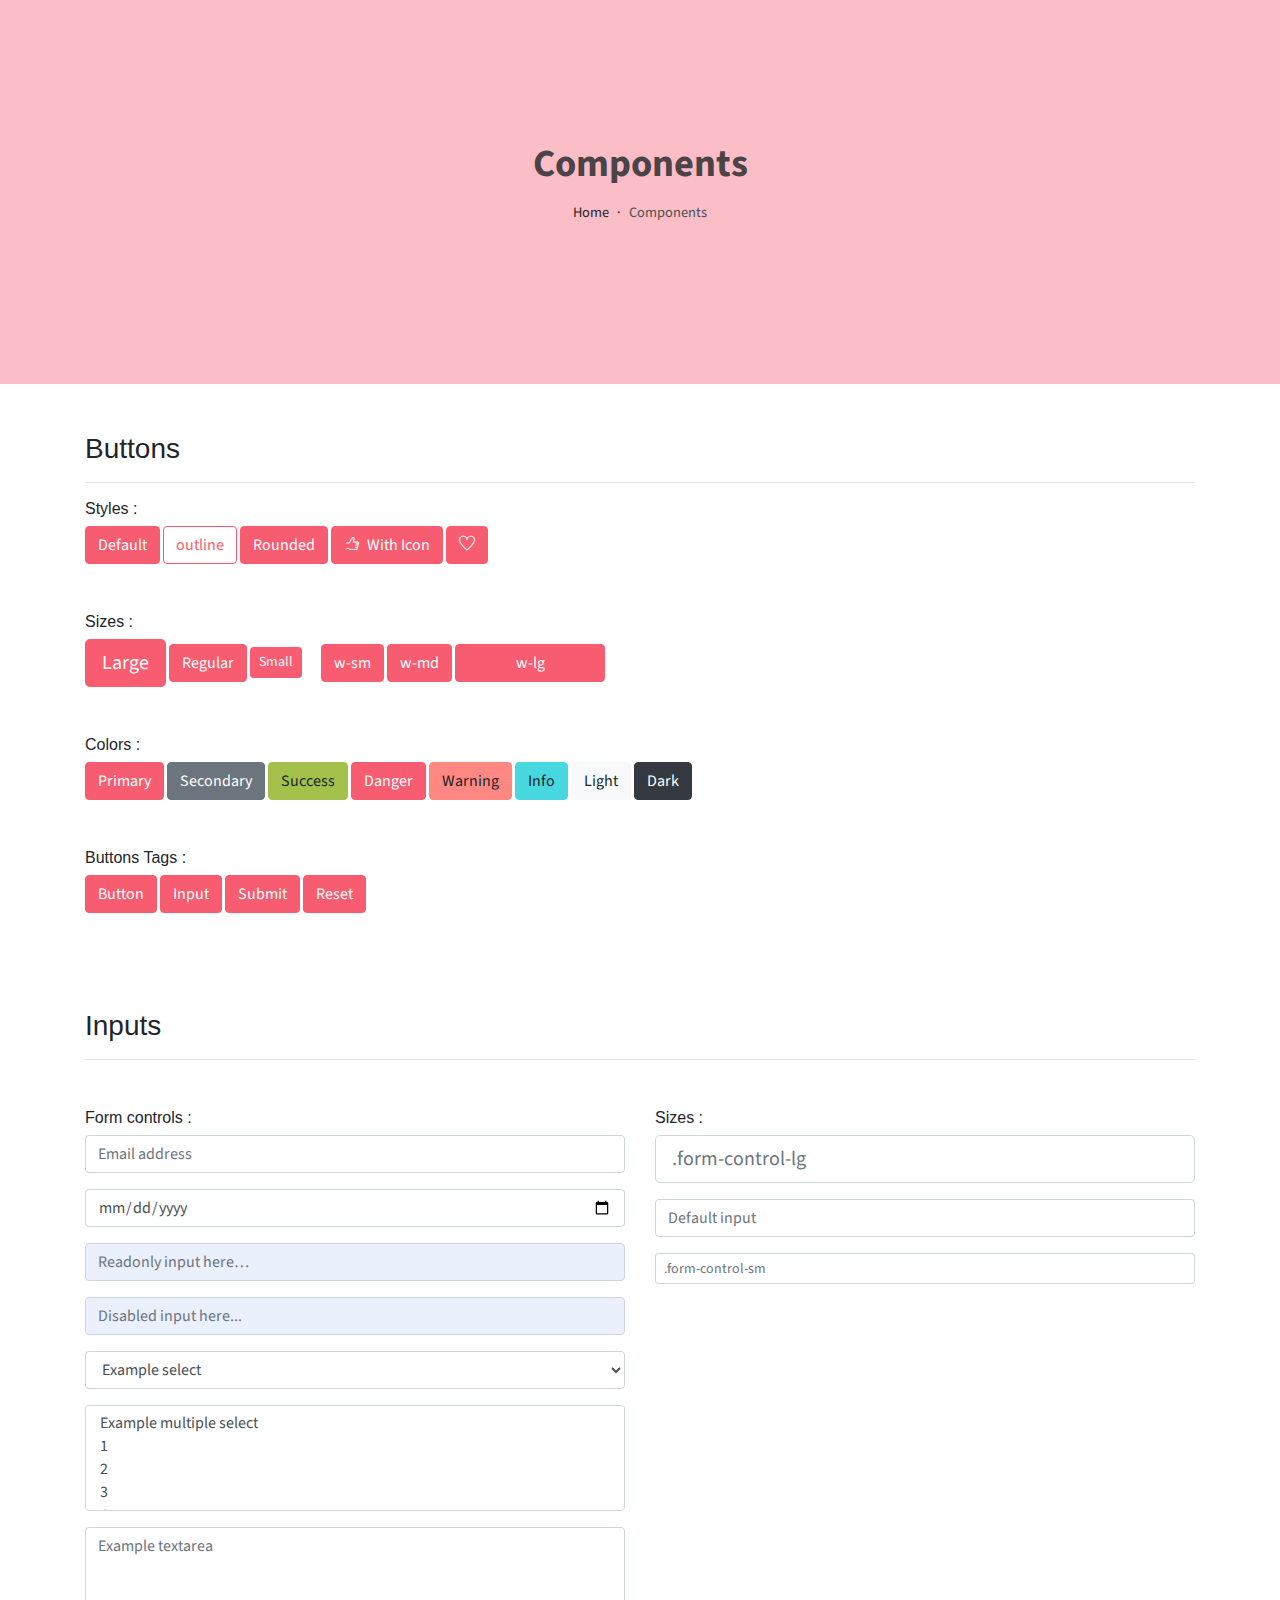
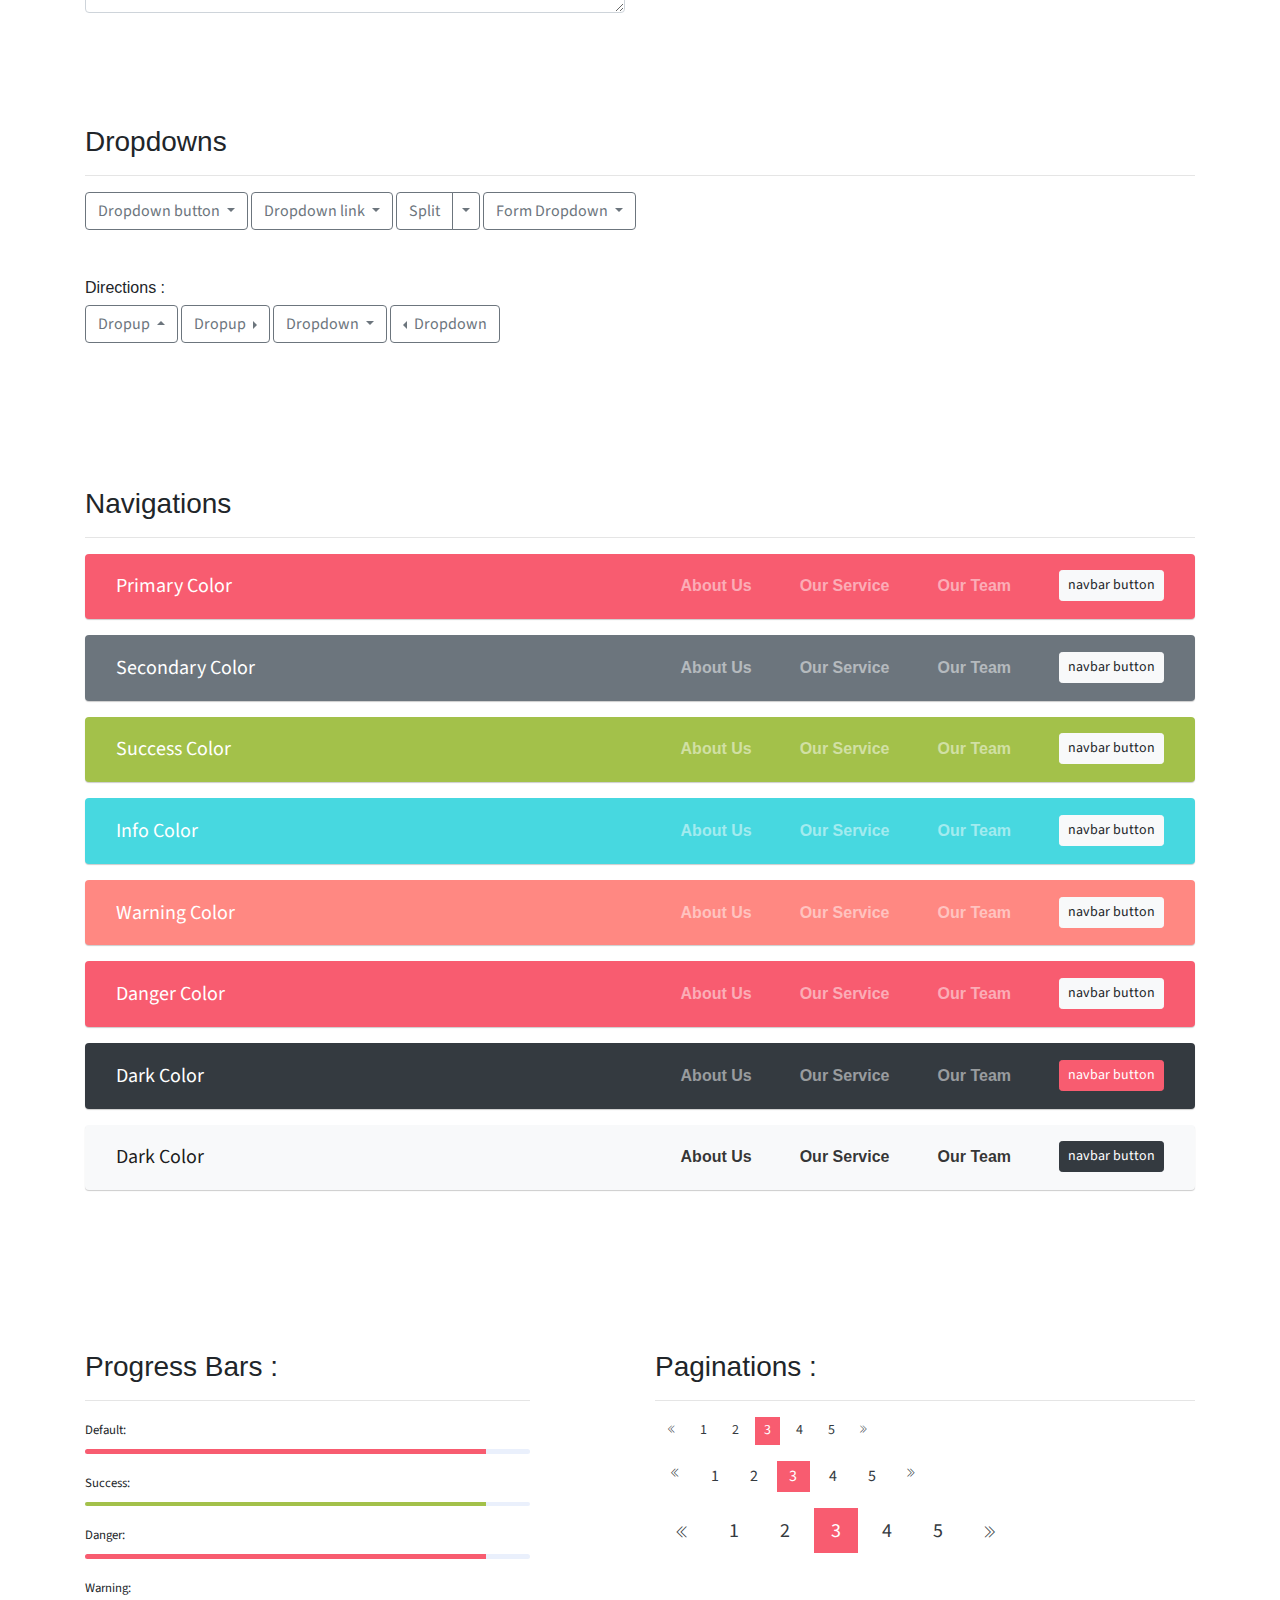
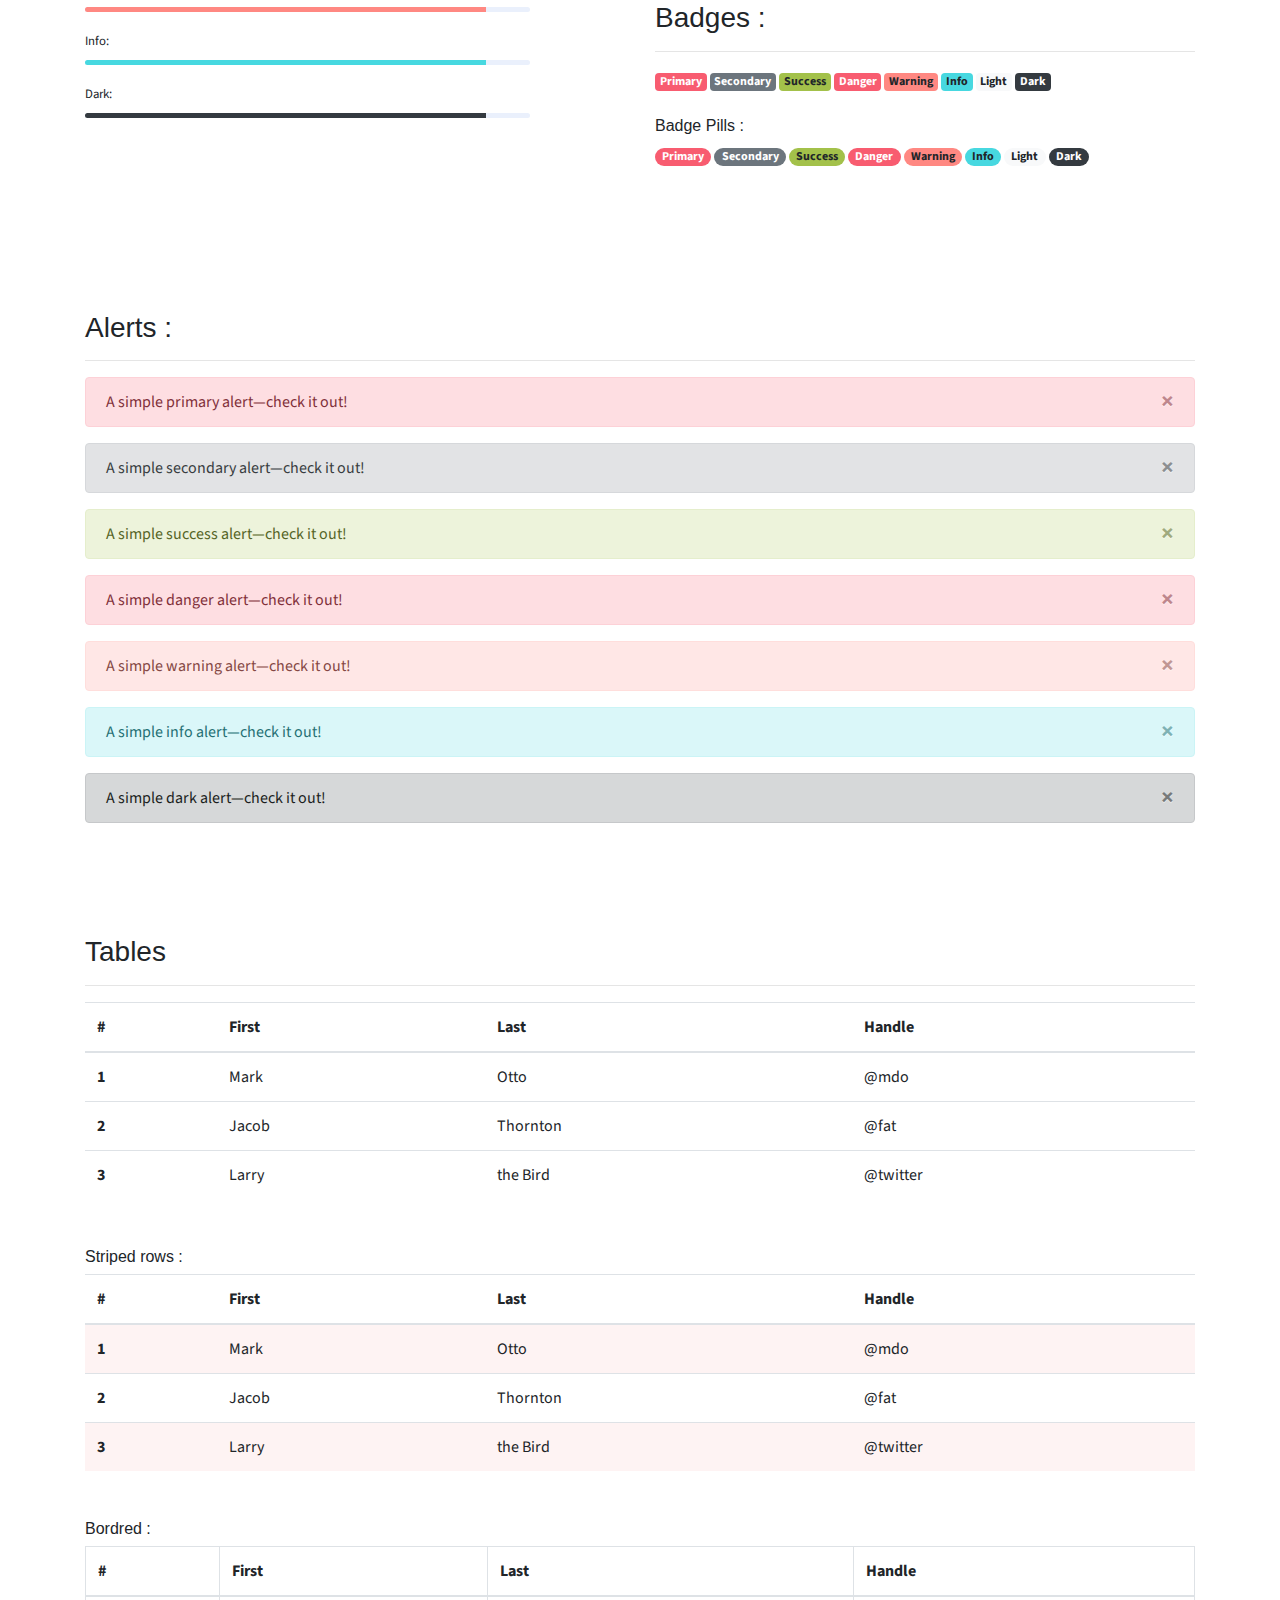
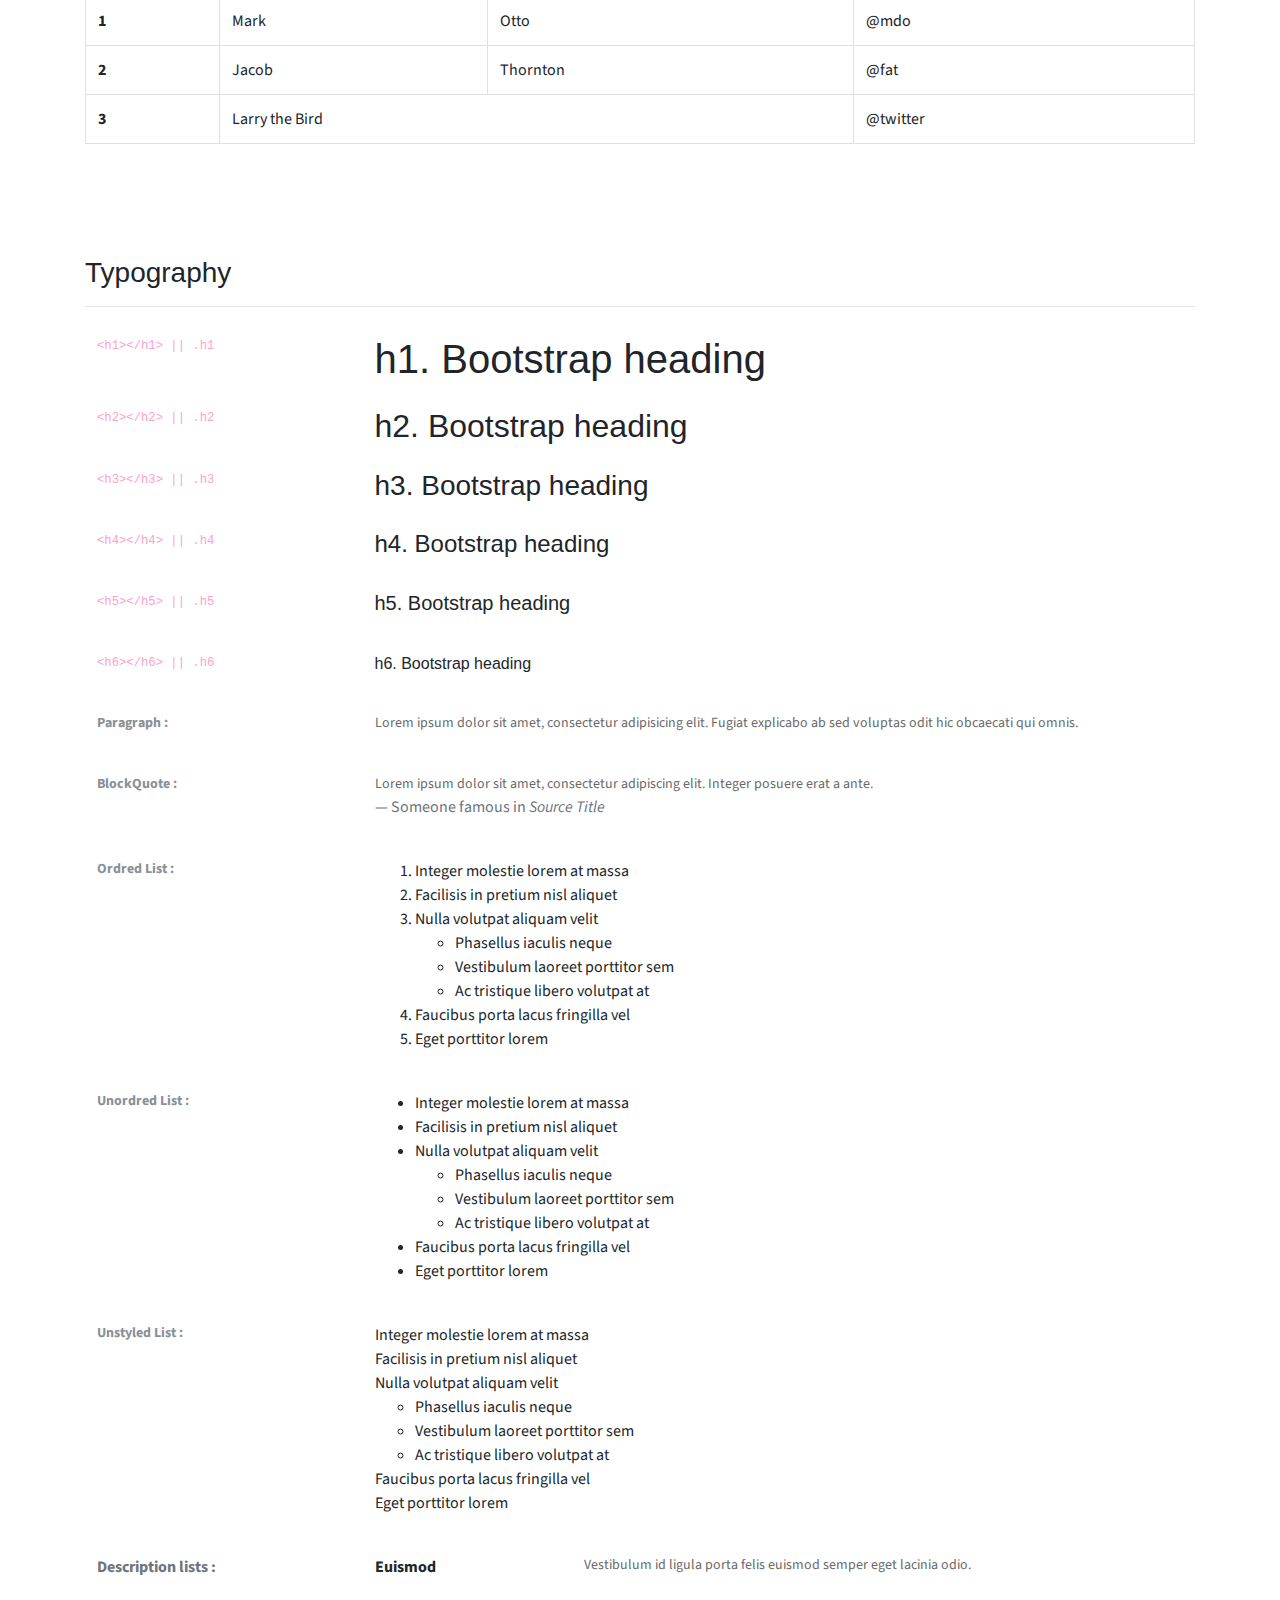
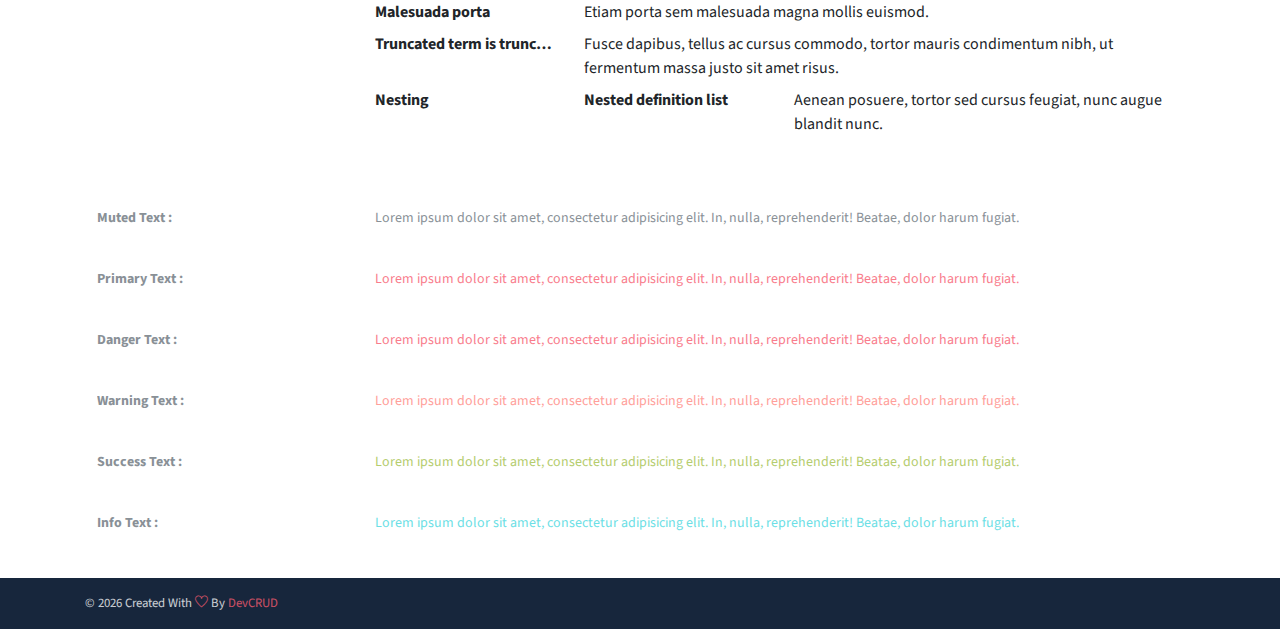
<file: components.html>
<!DOCTYPE html>
<html lang="en">
<head>
   <meta charset="utf-8">
   <meta name="viewport" content="width=device-width, initial-scale=1, shrink-to-fit=no">
   <meta name="description" content="Start your development with JohnDoe landing page.">
   <meta name="author" content="Devcrud">
   <title>JohnDoe Landing page | Components</title>
   <link rel="icon" href="assets/imgs/favicon.png" type="image/png">
   <!-- font icons -->
   <link rel="stylesheet" href="assets/vendors/themify-icons/css/themify-icons.css">
   <!-- Bootstrap + Steller  -->
   <link rel="stylesheet" href="assets/css/johndoe.css">
</head>
<body>

   <!-- Page Header -->
   <header class="header header-mini"> 
      <div class="header-title">Components</div> 
      <nav aria-label="breadcrumb">
         <ol class="breadcrumb">
            <li class="breadcrumb-item"><a href="/">Home</a></li>
            <li class="breadcrumb-item active" aria-current="page">Components</li>
         </ol>
      </nav>
   </header> <!-- End Of Page Header -->

   <!-- main content -->
   <div class="container">

      <!-- Buttons -->
      <h3 class="mt-5">Buttons</h3>
      <hr>
      <h6 class="section-secondary-title">Styles :</h6>
      <button class="btn btn-primary">Default</button>
      <button class="btn btn-outline-primary">outline</button>
      <button class="btn btn-primary rounded">Rounded</button>
      <button class="btn btn-primary rounded"><i class="ti-thumb-up pr-1"></i> With Icon</button>
      <button class="btn btn-primary circle"><i class="ti-heart"></i></button>

      <h6 class="section-secondary-title mt-5">Sizes :</h6>
      <button class="btn btn-primary btn-lg">Large</button>
      <button class="btn btn-primary ">Regular</button>
      <button class="btn btn-primary btn-sm">Small</button>
      <button class="btn btn-primary w-sm ml-3">w-sm</button>
      <button class="btn btn-primary w-md">w-md</button>
      <button class="btn btn-primary w-lg">w-lg</button>

      <h6 class="section-secondary-title mt-5">Colors :</h6>          
      <button type="button" class="btn btn-primary">Primary</button>
      <button type="button" class="btn btn-secondary">Secondary</button>
      <button type="button" class="btn btn-success">Success</button>
      <button type="button" class="btn btn-danger">Danger</button>
      <button type="button" class="btn btn-warning">Warning</button>
      <button type="button" class="btn btn-info">Info</button>
      <button type="button" class="btn btn-light">Light</button>
      <button type="button" class="btn btn-dark">Dark</button>

      <h6 class="section-secondary-title mt-5">Buttons Tags :</h6>
      <button class="btn btn-primary" type="submit">Button</button>
      <input class="btn btn-primary" type="button" value="Input">
      <input class="btn btn-primary" type="submit" value="Submit">
      <input class="btn btn-primary" type="reset" value="Reset">
      
      <!-- devider -->
      <div class="py-5"></div>

      <!-- Inputs -->
      <h3>Inputs</h3>
      <hr>
      <div class="row mt-5">
         <div class="col-md-6">
            <h6 class="section-secondary-title">Form controls :</h6>        
            <div class="form-group">
               <input type="email" class="form-control" id="exampleFormControlInput1" placeholder="Email address">
            </div>
            <div class="form-group">
               <input type="date" class="form-control" id="exampleFormControlInput1" placeholder="Date">
            </div>
            <div class="form-group">
               <input class="form-control" type="text" placeholder="Readonly input here…" readonly>
            </div>
            <div class="form-group">
               <input class="form-control" id="disabledInput" type="text" placeholder="Disabled input here..." disabled>
            </div>
            <div class="form-group">
               <select class="form-control" id="exampleFormControlSelect1">
                  <option>Example select</option>
                  <option>1</option>
                  <option>2</option>
                  <option>3</option>
                  <option>4</option>
                  <option>5</option>
               </select>
            </div>
            <div class="form-group">
               <select multiple class="form-control" id="exampleFormControlSelect2">
                  <option>Example multiple select</option>
                  <option>1</option>
                  <option>2</option>
                  <option>3</option>
                  <option>4</option>
                  <option>5</option>
               </select>
            </div>
            <div class="form-group">
               <textarea class="form-control" id="exampleFormControlTextarea1" rows="3" placeholder="Example textarea"></textarea>
            </div>
         </div>
         <div class="col-md-6">
            <h6 class="section-secondary-title">Sizes :</h6>    
            <div class="form-group">
               <input class="form-control form-control-lg" type="text" placeholder=".form-control-lg">             
            </div>
            <div class="form-group">
               <input class="form-control" type="text" placeholder="Default input">
            </div>
            <div class="form-group">
               <input class="form-control form-control-sm" type="text" placeholder=".form-control-sm"> 
            </div>
         </div>
      </div> <!-- end of inputs -->   

      <!-- devider -->
      <div class="py-5"></div>             

      <!-- Dropdowns -->
      <h3 class="components-section-title font-weight-normal">Dropdowns</h3>
      <hr>
      <div class="dropdown d-inline-block">
         <button class="btn btn-outline-secondary dropdown-toggle" type="button" id="dropdownMenuButton" data-toggle="dropdown" aria-haspopup="true" aria-expanded="false">
         Dropdown button
         </button>
         <div class="dropdown-menu" aria-labelledby="dropdownMenuButton">
         <a class="dropdown-item" href="#">Action</a>
         <a class="dropdown-item" href="#">Another action</a>
         <a class="dropdown-item" href="#">Something else here</a>
         </div>
      </div>
      <div class="dropdown d-inline-block">
         <a class="btn btn-outline-secondary dropdown-toggle" href="#" role="button" id="dropdownMenuLink" data-toggle="dropdown" aria-haspopup="true" aria-expanded="false">
            Dropdown link
         </a>
         <div class="dropdown-menu" aria-labelledby="dropdownMenuLink">
            <a class="dropdown-item" href="#">Action</a>
            <a class="dropdown-item" href="#">Another action</a>
            <a class="dropdown-item" href="#">Something else here</a>
         </div>
      </div>
      <div class="btn-group">
         <button type="button" class="btn btn-outline-secondary">Split</button>
         <button type="button" class="btn btn-outline-secondary dropdown-toggle dropdown-toggle-split" data-toggle="dropdown" aria-haspopup="true" aria-expanded="false">
         <span class="sr-only">Toggle Dropdown</span>
         </button>
         <div class="dropdown-menu">
            <a class="dropdown-item" href="#">Action</a>
            <a class="dropdown-item" href="#">Another action</a>
            <a class="dropdown-item" href="#">Something else here</a>
            <div class="dropdown-divider"></div>
            <a class="dropdown-item" href="#">Separated link</a>
         </div>
      </div>
      <div class="btn-group">
         <button class="btn btn-outline-secondary dropdown-toggle" type="button" id="dropdownMenuButton" data-toggle="dropdown" aria-haspopup="true" aria-expanded="false">
            Form Dropdown
         </button>
         <div class="dropdown-menu form">
            <form class="px-4 py-3">
               <div class="form-group">
                  <input type="email" class="form-control" id="exampleDropdownFormEmail1" placeholder="email@example.com">
               </div>
               <div class="form-group">
                  <input type="password" class="form-control" id="exampleDropdownFormPassword1" placeholder="Password">
               </div>
               <div class="form-check mb-3">
                  <input type="checkbox" class="form-check-input" id="dropdownCheck">
                  <label class="form-check-label" for="dropdownCheck">
                     Remember me
                  </label>
               </div>
               <button type="submit" class="btn btn-primary btn-block">Sign in</button>
            </form>
            <div class="dropdown-divider"></div>
            <a class="dropdown-item" href="#"><small>New around here? Sign up</small></a>
            <a class="dropdown-item" href="#"><small>Forgot password?</small></a>
         </div>
      </div>       
      <h6 class="section-secondary-title mt-5">Directions :</h6>  
      <div class="btn-group dropup">
         <button type="button" class="btn btn-outline-secondary dropdown-toggle" data-toggle="dropdown" aria-haspopup="true" aria-expanded="false">
            Dropup
         </button>
         <div class="dropdown-menu">
            <a class="dropdown-item" href="#">Action</a>
            <a class="dropdown-item" href="#">Another action</a>
            <a class="dropdown-item" href="#">Something else here</a>
            <div class="dropdown-divider"></div>
            <a class="dropdown-item" href="#">Separated link</a>
         </div>
      </div>
      <div class="btn-group dropright">
         <button type="button" class="btn btn-outline-secondary dropdown-toggle" data-toggle="dropdown" aria-haspopup="true" aria-expanded="false">
            Dropup
         </button>
         <div class="dropdown-menu">
            <a class="dropdown-item" href="#">Action</a>
            <a class="dropdown-item" href="#">Another action</a>
            <a class="dropdown-item" href="#">Something else here</a>
            <div class="dropdown-divider"></div>
            <a class="dropdown-item" href="#">Separated link</a>
         </div>
      </div>
      <div class="btn-group">
         <button type="button" class="btn btn-outline-secondary dropdown-toggle" data-toggle="dropdown" aria-haspopup="true" aria-expanded="false">
            Dropdown
         </button>
         <div class="dropdown-menu">
            <a class="dropdown-item" href="#">Action</a>
            <a class="dropdown-item" href="#">Another action</a>
            <a class="dropdown-item" href="#">Something else here</a>
            <div class="dropdown-divider"></div>
            <a class="dropdown-item" href="#">Separated link</a>
         </div>
      </div>
      <div class="btn-group dropleft">
         <button type="button" class="btn btn-outline-secondary dropdown-toggle" data-toggle="dropdown" aria-haspopup="true" aria-expanded="false">
            Dropdown
         </button>
         <div class="dropdown-menu">
            <a class="dropdown-item" href="#">Action</a>
            <a class="dropdown-item" href="#">Another action</a>
            <a class="dropdown-item" href="#">Something else here</a>
            <div class="dropdown-divider"></div>
            <a class="dropdown-item" href="#">Separated link</a>
         </div>
      </div> <!-- end of Dropdowns -->  

      <!-- devider -->
      <div class="py-5"></div>   

      <!-- navbars -->
      <h3 class="components-section-title font-weight-normal mt-5">Navigations</h3>
      <hr>
      <nav class="navbar navbar-expand-sm navbar-dark bg-primary rounded shadow mb-3">
         <div class="container">
            <a class="navbar-brand" href="#">Primary Color</a>
            <button class="navbar-toggler ml-auto" type="button" data-toggle="collapse" data-target="#navbarSupportedContent" aria-controls="navbarSupportedContent" aria-expanded="false" aria-label="Toggle navigation">
            <span class="navbar-toggler-icon"></span>
            </button>
            <div class="collapse navbar-collapse" id="navbarSupportedContent">
               <ul class="navbar-nav ml-auto"> 
                  <li class="nav-item">
                     <a class="nav-link" href="#about">About Us</a>
                  </li>
                  <li class="nav-item">
                     <a class="nav-link" href="#service">Our Service</a>
                  </li>
                  <li class="nav-item">
                     <a class="nav-link" href="#team">Our Team</a>
                  </li>
                  <li class="nav-item">
                     <a href="#book-table" class="ml-4 mt-1 btn btn-light btn-sm">navbar button</a>
                  </li>
               </ul>                       
            </div>
         </div>
      </nav>
      <nav class="navbar navbar-expand-sm navbar-dark bg-secondary rounded shadow mb-3">
         <div class="container">
            <a class="navbar-brand" href="#">Secondary Color</a>
            <button class="navbar-toggler ml-auto" type="button" data-toggle="collapse" data-target="#navbarSupportedContent" aria-controls="navbarSupportedContent" aria-expanded="false" aria-label="Toggle navigation">
            <span class="navbar-toggler-icon"></span>
            </button>
            <div class="collapse navbar-collapse" id="navbarSupportedContent">
               <ul class="navbar-nav ml-auto"> 
                  <li class="nav-item">
                     <a class="nav-link" href="#about">About Us</a>
                  </li>
                  <li class="nav-item">
                     <a class="nav-link" href="#service">Our Service</a>
                  </li>
                  <li class="nav-item">
                     <a class="nav-link" href="#team">Our Team</a>
                  </li>
                  <li class="nav-item">
                     <a href="#book-table" class="ml-4 mt-1 btn btn-light btn-sm">navbar button</a>
                  </li>
               </ul>                       
            </div>
         </div>
      </nav>
      <nav class="navbar navbar-expand-sm navbar-dark bg-success rounded shadow mb-3">
         <div class="container">
            <a class="navbar-brand" href="#">Success Color</a>
            <button class="navbar-toggler ml-auto" type="button" data-toggle="collapse" data-target="#navbarSupportedContent" aria-controls="navbarSupportedContent" aria-expanded="false" aria-label="Toggle navigation">
            <span class="navbar-toggler-icon"></span>
            </button>
            <div class="collapse navbar-collapse" id="navbarSupportedContent">
               <ul class="navbar-nav ml-auto"> 
                  <li class="nav-item">
                     <a class="nav-link" href="#about">About Us</a>
                  </li>
                  <li class="nav-item">
                     <a class="nav-link" href="#service">Our Service</a>
                  </li>
                  <li class="nav-item">
                     <a class="nav-link" href="#team">Our Team</a>
                  </li>
                  <li class="nav-item">
                     <a href="#book-table" class="ml-4 mt-1 btn btn-light btn-sm">navbar button</a>
                  </li>
               </ul>                       
            </div>
         </div>
      </nav>
      <nav class="navbar navbar-expand-sm navbar-dark bg-info rounded shadow mb-3">
         <div class="container">
            <a class="navbar-brand" href="#">Info Color</a>
            <button class="navbar-toggler ml-auto" type="button" data-toggle="collapse" data-target="#navbarSupportedContent" aria-controls="navbarSupportedContent" aria-expanded="false" aria-label="Toggle navigation">
            <span class="navbar-toggler-icon"></span>
            </button>
            <div class="collapse navbar-collapse" id="navbarSupportedContent">
               <ul class="navbar-nav ml-auto"> 
                  <li class="nav-item">
                     <a class="nav-link" href="#about">About Us</a>
                  </li>
                  <li class="nav-item">
                     <a class="nav-link" href="#service">Our Service</a>
                  </li>
                  <li class="nav-item">
                     <a class="nav-link" href="#team">Our Team</a>
                  </li>
                  <li class="nav-item">
                     <a href="#book-table" class="ml-4 mt-1 btn btn-light btn-sm">navbar button</a>
                  </li>
               </ul>                       
            </div>
         </div>
      </nav>
      <nav class="navbar navbar-expand-sm navbar-dark bg-warning rounded shadow mb-3">
         <div class="container">
            <a class="navbar-brand" href="#">Warning Color</a>
            <button class="navbar-toggler ml-auto" type="button" data-toggle="collapse" data-target="#navbarSupportedContent" aria-controls="navbarSupportedContent" aria-expanded="false" aria-label="Toggle navigation">
            <span class="navbar-toggler-icon"></span>
            </button>
            <div class="collapse navbar-collapse" id="navbarSupportedContent">
               <ul class="navbar-nav ml-auto"> 
                  <li class="nav-item">
                     <a class="nav-link" href="#about">About Us</a>
                  </li>
                  <li class="nav-item">
                     <a class="nav-link" href="#service">Our Service</a>
                  </li>
                  <li class="nav-item">
                     <a class="nav-link" href="#team">Our Team</a>
                  </li>
                  <li class="nav-item">
                     <a href="#book-table" class="ml-4 mt-1 btn btn-light btn-sm">navbar button</a>
                  </li>
               </ul>                       
            </div>
         </div>
      </nav>
      <nav class="navbar navbar-expand-sm navbar-dark bg-danger rounded shadow mb-3">
         <div class="container">
            <a class="navbar-brand" href="#">Danger Color</a>
            <button class="navbar-toggler ml-auto" type="button" data-toggle="collapse" data-target="#navbarSupportedContent" aria-controls="navbarSupportedContent" aria-expanded="false" aria-label="Toggle navigation">
            <span class="navbar-toggler-icon"></span>
            </button>
            <div class="collapse navbar-collapse" id="navbarSupportedContent">
               <ul class="navbar-nav ml-auto"> 
                  <li class="nav-item">
                     <a class="nav-link" href="#about">About Us</a>
                  </li>
                  <li class="nav-item">
                     <a class="nav-link" href="#service">Our Service</a>
                  </li>
                  <li class="nav-item">
                     <a class="nav-link" href="#team">Our Team</a>
                  </li>
                  <li class="nav-item">
                     <a href="#book-table" class="ml-4 mt-1 btn btn-light btn-sm">navbar button</a>
                  </li>
               </ul>                       
            </div>
         </div>
      </nav>
      <nav class="navbar navbar-expand-sm navbar-dark bg-dark rounded shadow mb-3">
         <div class="container">
            <a class="navbar-brand" href="#">Dark Color</a>
            <button class="navbar-toggler ml-auto" type="button" data-toggle="collapse" data-target="#navbarSupportedContent" aria-controls="navbarSupportedContent" aria-expanded="false" aria-label="Toggle navigation">
            <span class="navbar-toggler-icon"></span>
            </button>
            <div class="collapse navbar-collapse" id="navbarSupportedContent">
               <ul class="navbar-nav ml-auto"> 
                  <li class="nav-item">
                     <a class="nav-link" href="#about">About Us</a>
                  </li>
                  <li class="nav-item">
                     <a class="nav-link" href="#service">Our Service</a>
                  </li>
                  <li class="nav-item">
                     <a class="nav-link" href="#team">Our Team</a>
                  </li>
                  <li class="nav-item">
                     <a href="#book-table" class="ml-4 mt-1 btn btn-primary btn-sm">navbar button</a>
                  </li>
               </ul>                       
            </div>
         </div>
      </nav>
      <nav class="navbar navbar-expand-sm navbar-light bg-light rounded shadow mb-3">
         <div class="container">
            <a class="navbar-brand" href="#">Dark Color</a>
            <button class="navbar-toggler ml-auto" type="button" data-toggle="collapse" data-target="#navbarSupportedContent" aria-controls="navbarSupportedContent" aria-expanded="false" aria-label="Toggle navigation">
            <span class="navbar-toggler-icon"></span>
            </button>
            <div class="collapse navbar-collapse" id="navbarSupportedContent">
               <ul class="navbar-nav ml-auto"> 
                  <li class="nav-item">
                     <a class="nav-link" href="#about">About Us</a>
                  </li>
                  <li class="nav-item">
                     <a class="nav-link" href="#service">Our Service</a>
                  </li>
                  <li class="nav-item">
                     <a class="nav-link" href="#team">Our Team</a>
                  </li>
                  <li class="nav-item">
                     <a href="#book-table" class="ml-4 mt-1 btn btn-dark btn-sm">navbar button</a>
                  </li>
               </ul>                       
            </div>
         </div>
      </nav>
      <!-- End of navbars -->

      <!-- devider -->
      <div class="py-5"></div>   
      
      <!-- progress bars -->
      <div class="row justify-content-between">
         <div class="col-md-5">
            <h3 class="components-section-title font-weight-normal mt-5">Progress Bars :</h3>
            <hr>
            <small>Default: </small>
            <div class="progress mt-2 mb-3">
               <div class="progress-bar" role="progressbar" style="width: 90%" aria-valuenow="25" aria-valuemin="0" aria-valuemax="100"></div>
            </div>
            <small>Success:</small>
            <div class="progress mt-2 mb-3">
               <div class="progress-bar bg-success" role="progressbar" style="width: 90%" aria-valuenow="25" aria-valuemin="0" aria-valuemax="100"></div>
            </div>
            <small>Danger:</small>
            <div class="progress mt-2 mb-3">
               <div class="progress-bar bg-danger" role="progressbar" style="width: 90%" aria-valuenow="25" aria-valuemin="0" aria-valuemax="100"></div>
            </div>
            <small>Warning:</small>
            <div class="progress mt-2 mb-3">
               <div class="progress-bar bg-warning" role="progressbar" style="width: 90%" aria-valuenow="25" aria-valuemin="0" aria-valuemax="100"></div>
            </div>
            <small>Info:</small>
            <div class="progress mt-2 mb-3">
               <div class="progress-bar bg-info" role="progressbar" style="width: 90%" aria-valuenow="25" aria-valuemin="0" aria-valuemax="100"></div>
            </div>
            <small>Dark:</small>
            <div class="progress mt-2 mb-3">
               <div class="progress-bar bg-dark" role="progressbar" style="width: 90%" aria-valuenow="25" aria-valuemin="0" aria-valuemax="100"></div>
            </div>
         </div>
         <div class="col-md-6">
            <h3 class="components-section-title font-weight-normal mt-5">Paginations :</h3>
            <hr>
            <nav aria-label="Page navigation example">
               <ul class="pagination pagination-sm">
                  <li class="page-item"><a class="page-link" href="#"><i class="ti-angle-double-left"></i></a></li>
                  <li class="page-item"><a class="page-link" href="#">1</a></li>
                  <li class="page-item"><a class="page-link" href="#">2</a></li>
                  <li class="page-item active"><a class="page-link" href="#">3</a></li>
                  <li class="page-item"><a class="page-link" href="#">4</a></li>
                  <li class="page-item"><a class="page-link" href="#">5</a></li>
                  <li class="page-item"><a class="page-link" href="#"><i class="ti-angle-double-right"></i></a></li>
               </ul>
            </nav>
            <nav aria-label="Page navigation example">
               <ul class="pagination">
               <li class="page-item"><a class="page-link" href="#"><i class="ti-angle-double-left"></i></a></li>
                  <li class="page-item"><a class="page-link" href="#">1</a></li>
                  <li class="page-item"><a class="page-link" href="#">2</a></li>
                  <li class="page-item active"><a class="page-link" href="#">3</a></li>
                  <li class="page-item"><a class="page-link" href="#">4</a></li>
                  <li class="page-item"><a class="page-link" href="#">5</a></li>
                  <li class="page-item"><a class="page-link" href="#"><i class="ti-angle-double-right"></i></a></li>
               </ul>
            </nav>
            <nav aria-label="Page navigation example">
               <ul class="pagination pagination-lg">
                  <li class="page-item"><a class="page-link" href="#"><i class="ti-angle-double-left"></i></a></li>
                  <li class="page-item"><a class="page-link" href="#">1</a></li>
                  <li class="page-item"><a class="page-link" href="#">2</a></li>
                  <li class="page-item active"><a class="page-link" href="#">3</a></li>
                  <li class="page-item"><a class="page-link" href="#">4</a></li>
                  <li class="page-item"><a class="page-link" href="#">5</a></li>
                  <li class="page-item"><a class="page-link" href="#"><i class="ti-angle-double-right"></i></a></li>
               </ul>
            </nav>

            <!-- Badges -->
            <h3 class="components-section-title font-weight-normal mt-5">Badges :</h3>
            <hr>
            <span class="badge badge-primary">Primary</span>
            <span class="badge badge-secondary">Secondary</span>
            <span class="badge badge-success">Success</span>
            <span class="badge badge-danger">Danger</span>
            <span class="badge badge-warning">Warning</span>
            <span class="badge badge-info">Info</span>
            <span class="badge badge-light">Light</span>
            <span class="badge badge-dark">Dark</span>
            <h6 class="section-secondary-title mt-4 mb-2">Badge Pills :</h6>
            <span class="badge badge-pill badge-primary">Primary</span>
            <span class="badge badge-pill badge-secondary">Secondary</span>
            <span class="badge badge-pill badge-success">Success</span>
            <span class="badge badge-pill badge-danger">Danger</span>
            <span class="badge badge-pill badge-warning">Warning</span>
            <span class="badge badge-pill badge-info">Info</span>
            <span class="badge badge-pill badge-light">Light</span>
            <span class="badge badge-pill badge-dark">Dark</span>
         </div>
      </div> <!-- End of Progress bars -->

      <!-- devider -->
      <div class="py-5"></div>  

      <!-- Alerts -->
      <h3 class="components-section-title font-weight-normal mt-5">Alerts :</h3>
      <hr>
      <div class="alert alert-primary alert-dismissible fade show" role="alert">
         A simple primary alert—check it out!
         <button type="button" class="close" data-dismiss="alert" aria-label="Close">
            <span aria-hidden="true">&times;</span>
         </button>
      </div>
      <div class="alert alert-secondary alert-dismissible fade show" role="alert">
         A simple secondary alert—check it out!
         <button type="button" class="close" data-dismiss="alert" aria-label="Close">
            <span aria-hidden="true">&times;</span>
         </button>
      </div>
      <div class="alert alert-success alert-dismissible fade show" role="alert">
         A simple success alert—check it out!
         <button type="button" class="close" data-dismiss="alert" aria-label="Close">
            <span aria-hidden="true">&times;</span>
         </button>
      </div>
      <div class="alert alert-danger alert-dismissible fade show" role="alert">
         A simple danger alert—check it out!
         <button type="button" class="close" data-dismiss="alert" aria-label="Close">
            <span aria-hidden="true">&times;</span>
         </button>
      </div>
      <div class="alert alert-warning alert-dismissible fade show" role="alert">
         A simple warning alert—check it out!
         <button type="button" class="close" data-dismiss="alert" aria-label="Close">
            <span aria-hidden="true">&times;</span>
         </button>
      </div>
      <div class="alert alert-info alert-dismissible fade show" role="alert">
         A simple info alert—check it out!
         <button type="button" class="close" data-dismiss="alert" aria-label="Close">
            <span aria-hidden="true">&times;</span>
         </button>
      </div>
      <div class="alert alert-dark alert-dismissible fade show" role="alert">
         A simple dark alert—check it out!
         <button type="button" class="close" data-dismiss="alert" aria-label="Close">
            <span aria-hidden="true">&times;</span>
         </button>
      </div>
      <!-- end of alerts -->

      <!-- devider -->
      <div class="py-5"></div> 
   
      <!-- tables -->
      <h3 class="components-section-title">Tables</h3>
      <hr>
      <table class="table">
         <thead>
            <tr>
               <th scope="col">#</th>
               <th scope="col">First</th>
               <th scope="col">Last</th>
               <th scope="col">Handle</th>
            </tr>
         </thead>
         <tbody>
            <tr>
               <th scope="row">1</th>
               <td>Mark</td>
               <td>Otto</td>
               <td>@mdo</td>
            </tr>
            <tr>
               <th scope="row">2</th>
               <td>Jacob</td>
               <td>Thornton</td>
               <td>@fat</td>
            </tr>
            <tr>
               <th scope="row">3</th>
               <td>Larry</td>
               <td>the Bird</td>
               <td>@twitter</td>
            </tr>
         </tbody>
      </table>

      <h6 class="section-secondary-title mt-5">Striped rows :</h6>
      <table class="table table-striped">
         <thead>
            <tr>
               <th scope="col">#</th>
               <th scope="col">First</th>
               <th scope="col">Last</th>
               <th scope="col">Handle</th>
            </tr>
         </thead>
         <tbody>
            <tr>
               <th scope="row">1</th>
               <td>Mark</td>
               <td>Otto</td>
               <td>@mdo</td>
            </tr>
            <tr>
               <th scope="row">2</th>
               <td>Jacob</td>
               <td>Thornton</td>
               <td>@fat</td>
            </tr>
            <tr>
               <th scope="row">3</th>
               <td>Larry</td>
               <td>the Bird</td>
               <td>@twitter</td>
            </tr>
         </tbody>
      </table>

      <h6 class="section-secondary-title mt-5">Bordred :</h6>
      <table class="table table-bordered">
         <thead>
            <tr>
               <th scope="col">#</th>
               <th scope="col">First</th>
               <th scope="col">Last</th>
               <th scope="col">Handle</th>
            </tr>
         </thead>
         <tbody>
            <tr>
               <th scope="row">1</th>
               <td>Mark</td>
               <td>Otto</td>
               <td>@mdo</td>
            </tr>
            <tr>
               <th scope="row">2</th>
               <td>Jacob</td>
               <td>Thornton</td>
               <td>@fat</td>
            </tr>
            <tr>
               <th scope="row">3</th>
               <td colspan="2">Larry the Bird</td>
               <td>@twitter</td>
            </tr>
         </tbody>
      </table>
      <!-- end of tables -->

      <!-- devider -->
      <div class="py-5"></div> 

      <!-- typography -->
      <h3 class="components-section-title">Typography</h3>
      <hr>
     
      <table class="table table-borderless v-align-center">
         <tbody>
            <tr>
               <td>
                  <p><code class="highlighter-rouge">&lt;h1&gt;&lt;/h1&gt; || .h1</code></p>
               </td>
               <td class="w-75"><span class="h1">h1. Bootstrap heading</span></td>
            </tr>
            <tr>
               <td>
                  <p><code class="highlighter-rouge">&lt;h2&gt;&lt;/h2&gt; || .h2</code></p>
               </td>
               <td><span class="h2">h2. Bootstrap heading</span></td>
            </tr>
            <tr>
               <td>
                  <p><code class="highlighter-rouge">&lt;h3&gt;&lt;/h3&gt; || .h3</code></p>
               </td>
               <td><span class="h3">h3. Bootstrap heading</span></td>
            </tr>
            <tr>
               <td>
                  <p><code class="highlighter-rouge">&lt;h4&gt;&lt;/h4&gt; || .h4</code></p>
               </td>
               <td><span class="h4">h4. Bootstrap heading</span></td>
            </tr>
            <tr>
               <td>
                  <p><code class="highlighter-rouge">&lt;h5&gt;&lt;/h5&gt; || .h5</code></p>
               </td>
               <td><span class="h5">h5. Bootstrap heading</span></td>
            </tr>
            <tr>
               <td>
                  <p><code class="highlighter-rouge">&lt;h6&gt;&lt;/h6&gt; || .h6</code></p>
               </td>
               <td><span class="h6">h6. Bootstrap heading</span></td>
            </tr>
            <tr>
               <td>
                  <p class="font-weight-bold text-muted">Paragraph :</p>
               </td>
               <td><p>Lorem ipsum dolor sit amet, consectetur adipisicing elit. Fugiat explicabo ab sed voluptas odit hic obcaecati qui omnis.</p></td>
            </tr>
            <tr>
               <td>
                  <p class="font-weight-bold text-muted">BlockQuote :</p>
               </td>
               <td>
                  <blockquote class="blockquote">
                     <p class="mb-0">Lorem ipsum dolor sit amet, consectetur adipiscing elit. Integer posuere erat a ante.</p>
                     <footer class="blockquote-footer">Someone famous in <cite title="Source Title">Source Title</cite></footer>
                  </blockquote>
               </td>
            </tr>

            
            <tr>
               <td><p class="font-weight-bold text-muted">Ordred List :</p></td>
               <td>
                  <ol>
                     <li>Integer molestie lorem at massa</li>
                     <li>Facilisis in pretium nisl aliquet</li>
                     <li>Nulla volutpat aliquam velit
                        <ul>
                           <li>Phasellus iaculis neque</li>
                           <li>Vestibulum laoreet porttitor sem</li>
                           <li>Ac tristique libero volutpat at</li>
                        </ul>
                     </li>
                     <li>Faucibus porta lacus fringilla vel</li>
                     <li>Eget porttitor lorem</li>
                  </ol>
               </td>
            </tr>
            <tr>
               <td><p class="font-weight-bold text-muted">Unordred List :</p></td>
               <td>
                  <ul >
                     <li>Integer molestie lorem at massa</li>
                     <li>Facilisis in pretium nisl aliquet</li>
                     <li>Nulla volutpat aliquam velit
                        <ul>
                           <li>Phasellus iaculis neque</li>
                           <li>Vestibulum laoreet porttitor sem</li>
                           <li>Ac tristique libero volutpat at</li>
                        </ul>
                     </li>
                     <li>Faucibus porta lacus fringilla vel</li>
                     <li>Eget porttitor lorem</li>
                  </ul>
               </td>
            </tr>
            <tr>
               <td><p class="font-weight-bold text-muted">Unstyled List :</p></td>
               <td>
                  <ul class="list-unstyled">
                     <li>Integer molestie lorem at massa</li>
                     <li>Facilisis in pretium nisl aliquet</li>
                     <li>Nulla volutpat aliquam velit
                        <ul>
                           <li>Phasellus iaculis neque</li>
                           <li>Vestibulum laoreet porttitor sem</li>
                           <li>Ac tristique libero volutpat at</li>
                        </ul>
                     </li>
                     <li>Faucibus porta lacus fringilla vel</li>
                     <li>Eget porttitor lorem</li>
                  </ul>
               </td>
            </tr>
            <tr>
               <td class="font-weight-bold text-muted">Description lists : </td>
               <td>
                  <dl class="row">
                     <dt class="col-sm-3">Euismod</dt>
                     <dd class="col-sm-9">
                        <p>Vestibulum id ligula porta felis euismod semper eget lacinia odio.</p>
                     </dd>

                     <dt class="col-sm-3">Malesuada porta</dt>
                     <dd class="col-sm-9">Etiam porta sem malesuada magna mollis euismod.</dd>

                     <dt class="col-sm-3 text-truncate">Truncated term is truncated</dt>
                     <dd class="col-sm-9">Fusce dapibus, tellus ac cursus commodo, tortor mauris condimentum nibh, ut fermentum massa justo sit amet risus.</dd>

                     <dt class="col-sm-3">Nesting</dt>
                     <dd class="col-sm-9">
                        <dl class="row">
                           <dt class="col-sm-4">Nested definition list</dt>
                           <dd class="col-sm-8">Aenean posuere, tortor sed cursus feugiat, nunc augue blandit nunc.</dd>
                        </dl>
                     </dd>
                  </dl>
               </td>
            </tr>
            <tr>
               <td>
                  <p class="font-weight-bold text-muted">Muted Text :</p>
               </td>
               <td>
                  <p class="text-muted">Lorem ipsum dolor sit amet, consectetur adipisicing elit. In, nulla, reprehenderit! Beatae, dolor harum fugiat.</p>
               </td>
            </tr>
            <tr>
               <td>
                  <p class="font-weight-bold text-muted">Primary Text :</p>
               </td>
               <td>
                  <p class="text-primary">Lorem ipsum dolor sit amet, consectetur adipisicing elit. In, nulla, reprehenderit! Beatae, dolor harum fugiat.</p>
               </td>
            </tr>
            <tr>
               <td>
                  <p class="font-weight-bold text-muted">Danger Text :</p>
               </td>
               <td>
                  <p class="text-danger">Lorem ipsum dolor sit amet, consectetur adipisicing elit. In, nulla, reprehenderit! Beatae, dolor harum fugiat.</p>
               </td>
            </tr>
            <tr>
               <td>
                  <p class="font-weight-bold text-muted">Warning Text :</p>
               </td>
               <td>
                  <p class="text-warning">Lorem ipsum dolor sit amet, consectetur adipisicing elit. In, nulla, reprehenderit! Beatae, dolor harum fugiat.</p>
               </td>
            </tr>
            <tr>
               <td>
                  <p class="font-weight-bold text-muted">Success Text :</p>
               </td>
               <td>
                  <p class="text-success">Lorem ipsum dolor sit amet, consectetur adipisicing elit. In, nulla, reprehenderit! Beatae, dolor harum fugiat.</p>
               </td>
            </tr>
            <tr>
               <td>
                  <p class="font-weight-bold text-muted">Info Text :</p>
               </td>
               <td>
                  <p class="text-info">Lorem ipsum dolor sit amet, consectetur adipisicing elit. In, nulla, reprehenderit! Beatae, dolor harum fugiat.</p>
               </td>
            </tr>
         </tbody>
      </table>
   </div>
   <!-- end of typography -->

   <!-- Page Footer -->
   <footer class="footer py-3">
        <div class="container">
            <p class="small mb-0 text-light">
                &copy; <script>document.write(new Date().getFullYear())</script> Created With <i class="ti-heart text-danger"></i> By <a href="http://devcrud.com" target="_blank"><span class="text-danger" title="Bootstrap 4 Themes and Dashboards">DevCRUD</span></a> 
            </p>
        </div>
    </footer>
   <!-- End of Page Footer -->  
   
   <!-- core  -->
   <script src="assets/vendors/jquery/jquery-3.4.1.js"></script>
   <script src="assets/vendors/bootstrap/bootstrap.bundle.js"></script>

</body>
</html>
</file>
<file: assets/vendors/themify-icons/css/themify-icons.css>
@font-face {
	font-family: 'themify';
	src:url("../fonts/themify.eot?-fvbane");
	src:url("../fonts/themify.eot?#iefix-fvbane") format("embedded-opentype"),
		url("../fonts/themify.woff?-fvbane") format("woff"),
		url("../fonts/themify.ttf?-fvbane") format("truetype"),
		url("../fonts/themify.svg?-fvbane#themify") format("svg");
	font-weight: normal;
	font-style: normal;
}

[class^="ti-"], [class*=" ti-"] {
	font-family: 'themify';
	speak: none;
	font-style: normal;
	font-weight: normal;
	font-variant: normal;
	text-transform: none;
	line-height: 1;

	/* Better Font Rendering =========== */
	-webkit-font-smoothing: antialiased;
	-moz-osx-font-smoothing: grayscale;
}

.ti-wand:before {
	content: "\e600";
}
.ti-volume:before {
	content: "\e601";
}
.ti-user:before {
	content: "\e602";
}
.ti-unlock:before {
	content: "\e603";
}
.ti-unlink:before {
	content: "\e604";
}
.ti-trash:before {
	content: "\e605";
}
.ti-thought:before {
	content: "\e606";
}
.ti-target:before {
	content: "\e607";
}
.ti-tag:before {
	content: "\e608";
}
.ti-tablet:before {
	content: "\e609";
}
.ti-star:before {
	content: "\e60a";
}
.ti-spray:before {
	content: "\e60b";
}
.ti-signal:before {
	content: "\e60c";
}
.ti-shopping-cart:before {
	content: "\e60d";
}
.ti-shopping-cart-full:before {
	content: "\e60e";
}
.ti-settings:before {
	content: "\e60f";
}
.ti-search:before {
	content: "\e610";
}
.ti-zoom-in:before {
	content: "\e611";
}
.ti-zoom-out:before {
	content: "\e612";
}
.ti-cut:before {
	content: "\e613";
}
.ti-ruler:before {
	content: "\e614";
}
.ti-ruler-pencil:before {
	content: "\e615";
}
.ti-ruler-alt:before {
	content: "\e616";
}
.ti-bookmark:before {
	content: "\e617";
}
.ti-bookmark-alt:before {
	content: "\e618";
}
.ti-reload:before {
	content: "\e619";
}
.ti-plus:before {
	content: "\e61a";
}
.ti-pin:before {
	content: "\e61b";
}
.ti-pencil:before {
	content: "\e61c";
}
.ti-pencil-alt:before {
	content: "\e61d";
}
.ti-paint-roller:before {
	content: "\e61e";
}
.ti-paint-bucket:before {
	content: "\e61f";
}
.ti-na:before {
	content: "\e620";
}
.ti-mobile:before {
	content: "\e621";
}
.ti-minus:before {
	content: "\e622";
}
.ti-medall:before {
	content: "\e623";
}
.ti-medall-alt:before {
	content: "\e624";
}
.ti-marker:before {
	content: "\e625";
}
.ti-marker-alt:before {
	content: "\e626";
}
.ti-arrow-up:before {
	content: "\e627";
}
.ti-arrow-right:before {
	content: "\e628";
}
.ti-arrow-left:before {
	content: "\e629";
}
.ti-arrow-down:before {
	content: "\e62a";
}
.ti-lock:before {
	content: "\e62b";
}
.ti-location-arrow:before {
	content: "\e62c";
}
.ti-link:before {
	content: "\e62d";
}
.ti-layout:before {
	content: "\e62e";
}
.ti-layers:before {
	content: "\e62f";
}
.ti-layers-alt:before {
	content: "\e630";
}
.ti-key:before {
	content: "\e631";
}
.ti-import:before {
	content: "\e632";
}
.ti-image:before {
	content: "\e633";
}
.ti-heart:before {
	content: "\e634";
}
.ti-heart-broken:before {
	content: "\e635";
}
.ti-hand-stop:before {
	content: "\e636";
}
.ti-hand-open:before {
	content: "\e637";
}
.ti-hand-drag:before {
	content: "\e638";
}
.ti-folder:before {
	content: "\e639";
}
.ti-flag:before {
	content: "\e63a";
}
.ti-flag-alt:before {
	content: "\e63b";
}
.ti-flag-alt-2:before {
	content: "\e63c";
}
.ti-eye:before {
	content: "\e63d";
}
.ti-export:before {
	content: "\e63e";
}
.ti-exchange-vertical:before {
	content: "\e63f";
}
.ti-desktop:before {
	content: "\e640";
}
.ti-cup:before {
	content: "\e641";
}
.ti-crown:before {
	content: "\e642";
}
.ti-comments:before {
	content: "\e643";
}
.ti-comment:before {
	content: "\e644";
}
.ti-comment-alt:before {
	content: "\e645";
}
.ti-close:before {
	content: "\e646";
}
.ti-clip:before {
	content: "\e647";
}
.ti-angle-up:before {
	content: "\e648";
}
.ti-angle-right:before {
	content: "\e649";
}
.ti-angle-left:before {
	content: "\e64a";
}
.ti-angle-down:before {
	content: "\e64b";
}
.ti-check:before {
	content: "\e64c";
}
.ti-check-box:before {
	content: "\e64d";
}
.ti-camera:before {
	content: "\e64e";
}
.ti-announcement:before {
	content: "\e64f";
}
.ti-brush:before {
	content: "\e650";
}
.ti-briefcase:before {
	content: "\e651";
}
.ti-bolt:before {
	content: "\e652";
}
.ti-bolt-alt:before {
	content: "\e653";
}
.ti-blackboard:before {
	content: "\e654";
}
.ti-bag:before {
	content: "\e655";
}
.ti-move:before {
	content: "\e656";
}
.ti-arrows-vertical:before {
	content: "\e657";
}
.ti-arrows-horizontal:before {
	content: "\e658";
}
.ti-fullscreen:before {
	content: "\e659";
}
.ti-arrow-top-right:before {
	content: "\e65a";
}
.ti-arrow-top-left:before {
	content: "\e65b";
}
.ti-arrow-circle-up:before {
	content: "\e65c";
}
.ti-arrow-circle-right:before {
	content: "\e65d";
}
.ti-arrow-circle-left:before {
	content: "\e65e";
}
.ti-arrow-circle-down:before {
	content: "\e65f";
}
.ti-angle-double-up:before {
	content: "\e660";
}
.ti-angle-double-right:before {
	content: "\e661";
}
.ti-angle-double-left:before {
	content: "\e662";
}
.ti-angle-double-down:before {
	content: "\e663";
}
.ti-zip:before {
	content: "\e664";
}
.ti-world:before {
	content: "\e665";
}
.ti-wheelchair:before {
	content: "\e666";
}
.ti-view-list:before {
	content: "\e667";
}
.ti-view-list-alt:before {
	content: "\e668";
}
.ti-view-grid:before {
	content: "\e669";
}
.ti-uppercase:before {
	content: "\e66a";
}
.ti-upload:before {
	content: "\e66b";
}
.ti-underline:before {
	content: "\e66c";
}
.ti-truck:before {
	content: "\e66d";
}
.ti-timer:before {
	content: "\e66e";
}
.ti-ticket:before {
	content: "\e66f";
}
.ti-thumb-up:before {
	content: "\e670";
}
.ti-thumb-down:before {
	content: "\e671";
}
.ti-text:before {
	content: "\e672";
}
.ti-stats-up:before {
	content: "\e673";
}
.ti-stats-down:before {
	content: "\e674";
}
.ti-split-v:before {
	content: "\e675";
}
.ti-split-h:before {
	content: "\e676";
}
.ti-smallcap:before {
	content: "\e677";
}
.ti-shine:before {
	content: "\e678";
}
.ti-shift-right:before {
	content: "\e679";
}
.ti-shift-left:before {
	content: "\e67a";
}
.ti-shield:before {
	content: "\e67b";
}
.ti-notepad:before {
	content: "\e67c";
}
.ti-server:before {
	content: "\e67d";
}
.ti-quote-right:before {
	content: "\e67e";
}
.ti-quote-left:before {
	content: "\e67f";
}
.ti-pulse:before {
	content: "\e680";
}
.ti-printer:before {
	content: "\e681";
}
.ti-power-off:before {
	content: "\e682";
}
.ti-plug:before {
	content: "\e683";
}
.ti-pie-chart:before {
	content: "\e684";
}
.ti-paragraph:before {
	content: "\e685";
}
.ti-panel:before {
	content: "\e686";
}
.ti-package:before {
	content: "\e687";
}
.ti-music:before {
	content: "\e688";
}
.ti-music-alt:before {
	content: "\e689";
}
.ti-mouse:before {
	content: "\e68a";
}
.ti-mouse-alt:before {
	content: "\e68b";
}
.ti-money:before {
	content: "\e68c";
}
.ti-microphone:before {
	content: "\e68d";
}
.ti-menu:before {
	content: "\e68e";
}
.ti-menu-alt:before {
	content: "\e68f";
}
.ti-map:before {
	content: "\e690";
}
.ti-map-alt:before {
	content: "\e691";
}
.ti-loop:before {
	content: "\e692";
}
.ti-location-pin:before {
	content: "\e693";
}
.ti-list:before {
	content: "\e694";
}
.ti-light-bulb:before {
	content: "\e695";
}
.ti-Italic:before {
	content: "\e696";
}
.ti-info:before {
	content: "\e697";
}
.ti-infinite:before {
	content: "\e698";
}
.ti-id-badge:before {
	content: "\e699";
}
.ti-hummer:before {
	content: "\e69a";
}
.ti-home:before {
	content: "\e69b";
}
.ti-help:before {
	content: "\e69c";
}
.ti-headphone:before {
	content: "\e69d";
}
.ti-harddrives:before {
	content: "\e69e";
}
.ti-harddrive:before {
	content: "\e69f";
}
.ti-gift:before {
	content: "\e6a0";
}
.ti-game:before {
	content: "\e6a1";
}
.ti-filter:before {
	content: "\e6a2";
}
.ti-files:before {
	content: "\e6a3";
}
.ti-file:before {
	content: "\e6a4";
}
.ti-eraser:before {
	content: "\e6a5";
}
.ti-envelope:before {
	content: "\e6a6";
}
.ti-download:before {
	content: "\e6a7";
}
.ti-direction:before {
	content: "\e6a8";
}
.ti-direction-alt:before {
	content: "\e6a9";
}
.ti-dashboard:before {
	content: "\e6aa";
}
.ti-control-stop:before {
	content: "\e6ab";
}
.ti-control-shuffle:before {
	content: "\e6ac";
}
.ti-control-play:before {
	content: "\e6ad";
}
.ti-control-pause:before {
	content: "\e6ae";
}
.ti-control-forward:before {
	content: "\e6af";
}
.ti-control-backward:before {
	content: "\e6b0";
}
.ti-cloud:before {
	content: "\e6b1";
}
.ti-cloud-up:before {
	content: "\e6b2";
}
.ti-cloud-down:before {
	content: "\e6b3";
}
.ti-clipboard:before {
	content: "\e6b4";
}
.ti-car:before {
	content: "\e6b5";
}
.ti-calendar:before {
	content: "\e6b6";
}
.ti-book:before {
	content: "\e6b7";
}
.ti-bell:before {
	content: "\e6b8";
}
.ti-basketball:before {
	content: "\e6b9";
}
.ti-bar-chart:before {
	content: "\e6ba";
}
.ti-bar-chart-alt:before {
	content: "\e6bb";
}
.ti-back-right:before {
	content: "\e6bc";
}
.ti-back-left:before {
	content: "\e6bd";
}
.ti-arrows-corner:before {
	content: "\e6be";
}
.ti-archive:before {
	content: "\e6bf";
}
.ti-anchor:before {
	content: "\e6c0";
}
.ti-align-right:before {
	content: "\e6c1";
}
.ti-align-left:before {
	content: "\e6c2";
}
.ti-align-justify:before {
	content: "\e6c3";
}
.ti-align-center:before {
	content: "\e6c4";
}
.ti-alert:before {
	content: "\e6c5";
}
.ti-alarm-clock:before {
	content: "\e6c6";
}
.ti-agenda:before {
	content: "\e6c7";
}
.ti-write:before {
	content: "\e6c8";
}
.ti-window:before {
	content: "\e6c9";
}
.ti-widgetized:before {
	content: "\e6ca";
}
.ti-widget:before {
	content: "\e6cb";
}
.ti-widget-alt:before {
	content: "\e6cc";
}
.ti-wallet:before {
	content: "\e6cd";
}
.ti-video-clapper:before {
	content: "\e6ce";
}
.ti-video-camera:before {
	content: "\e6cf";
}
.ti-vector:before {
	content: "\e6d0";
}
.ti-themify-logo:before {
	content: "\e6d1";
}
.ti-themify-favicon:before {
	content: "\e6d2";
}
.ti-themify-favicon-alt:before {
	content: "\e6d3";
}
.ti-support:before {
	content: "\e6d4";
}
.ti-stamp:before {
	content: "\e6d5";
}
.ti-split-v-alt:before {
	content: "\e6d6";
}
.ti-slice:before {
	content: "\e6d7";
}
.ti-shortcode:before {
	content: "\e6d8";
}
.ti-shift-right-alt:before {
	content: "\e6d9";
}
.ti-shift-left-alt:before {
	content: "\e6da";
}
.ti-ruler-alt-2:before {
	content: "\e6db";
}
.ti-receipt:before {
	content: "\e6dc";
}
.ti-pin2:before {
	content: "\e6dd";
}
.ti-pin-alt:before {
	content: "\e6de";
}
.ti-pencil-alt2:before {
	content: "\e6df";
}
.ti-palette:before {
	content: "\e6e0";
}
.ti-more:before {
	content: "\e6e1";
}
.ti-more-alt:before {
	content: "\e6e2";
}
.ti-microphone-alt:before {
	content: "\e6e3";
}
.ti-magnet:before {
	content: "\e6e4";
}
.ti-line-double:before {
	content: "\e6e5";
}
.ti-line-dotted:before {
	content: "\e6e6";
}
.ti-line-dashed:before {
	content: "\e6e7";
}
.ti-layout-width-full:before {
	content: "\e6e8";
}
.ti-layout-width-default:before {
	content: "\e6e9";
}
.ti-layout-width-default-alt:before {
	content: "\e6ea";
}
.ti-layout-tab:before {
	content: "\e6eb";
}
.ti-layout-tab-window:before {
	content: "\e6ec";
}
.ti-layout-tab-v:before {
	content: "\e6ed";
}
.ti-layout-tab-min:before {
	content: "\e6ee";
}
.ti-layout-slider:before {
	content: "\e6ef";
}
.ti-layout-slider-alt:before {
	content: "\e6f0";
}
.ti-layout-sidebar-right:before {
	content: "\e6f1";
}
.ti-layout-sidebar-none:before {
	content: "\e6f2";
}
.ti-layout-sidebar-left:before {
	content: "\e6f3";
}
.ti-layout-placeholder:before {
	content: "\e6f4";
}
.ti-layout-menu:before {
	content: "\e6f5";
}
.ti-layout-menu-v:before {
	content: "\e6f6";
}
.ti-layout-menu-separated:before {
	content: "\e6f7";
}
.ti-layout-menu-full:before {
	content: "\e6f8";
}
.ti-layout-media-right-alt:before {
	content: "\e6f9";
}
.ti-layout-media-right:before {
	content: "\e6fa";
}
.ti-layout-media-overlay:before {
	content: "\e6fb";
}
.ti-layout-media-overlay-alt:before {
	content: "\e6fc";
}
.ti-layout-media-overlay-alt-2:before {
	content: "\e6fd";
}
.ti-layout-media-left-alt:before {
	content: "\e6fe";
}
.ti-layout-media-left:before {
	content: "\e6ff";
}
.ti-layout-media-center-alt:before {
	content: "\e700";
}
.ti-layout-media-center:before {
	content: "\e701";
}
.ti-layout-list-thumb:before {
	content: "\e702";
}
.ti-layout-list-thumb-alt:before {
	content: "\e703";
}
.ti-layout-list-post:before {
	content: "\e704";
}
.ti-layout-list-large-image:before {
	content: "\e705";
}
.ti-layout-line-solid:before {
	content: "\e706";
}
.ti-layout-grid4:before {
	content: "\e707";
}
.ti-layout-grid3:before {
	content: "\e708";
}
.ti-layout-grid2:before {
	content: "\e709";
}
.ti-layout-grid2-thumb:before {
	content: "\e70a";
}
.ti-layout-cta-right:before {
	content: "\e70b";
}
.ti-layout-cta-left:before {
	content: "\e70c";
}
.ti-layout-cta-center:before {
	content: "\e70d";
}
.ti-layout-cta-btn-right:before {
	content: "\e70e";
}
.ti-layout-cta-btn-left:before {
	content: "\e70f";
}
.ti-layout-column4:before {
	content: "\e710";
}
.ti-layout-column3:before {
	content: "\e711";
}
.ti-layout-column2:before {
	content: "\e712";
}
.ti-layout-accordion-separated:before {
	content: "\e713";
}
.ti-layout-accordion-merged:before {
	content: "\e714";
}
.ti-layout-accordion-list:before {
	content: "\e715";
}
.ti-ink-pen:before {
	content: "\e716";
}
.ti-info-alt:before {
	content: "\e717";
}
.ti-help-alt:before {
	content: "\e718";
}
.ti-headphone-alt:before {
	content: "\e719";
}
.ti-hand-point-up:before {
	content: "\e71a";
}
.ti-hand-point-right:before {
	content: "\e71b";
}
.ti-hand-point-left:before {
	content: "\e71c";
}
.ti-hand-point-down:before {
	content: "\e71d";
}
.ti-gallery:before {
	content: "\e71e";
}
.ti-face-smile:before {
	content: "\e71f";
}
.ti-face-sad:before {
	content: "\e720";
}
.ti-credit-card:before {
	content: "\e721";
}
.ti-control-skip-forward:before {
	content: "\e722";
}
.ti-control-skip-backward:before {
	content: "\e723";
}
.ti-control-record:before {
	content: "\e724";
}
.ti-control-eject:before {
	content: "\e725";
}
.ti-comments-smiley:before {
	content: "\e726";
}
.ti-brush-alt:before {
	content: "\e727";
}
.ti-youtube:before {
	content: "\e728";
}
.ti-vimeo:before {
	content: "\e729";
}
.ti-twitter:before {
	content: "\e72a";
}
.ti-time:before {
	content: "\e72b";
}
.ti-tumblr:before {
	content: "\e72c";
}
.ti-skype:before {
	content: "\e72d";
}
.ti-share:before {
	content: "\e72e";
}
.ti-share-alt:before {
	content: "\e72f";
}
.ti-rocket:before {
	content: "\e730";
}
.ti-pinterest:before {
	content: "\e731";
}
.ti-new-window:before {
	content: "\e732";
}
.ti-microsoft:before {
	content: "\e733";
}
.ti-list-ol:before {
	content: "\e734";
}
.ti-linkedin:before {
	content: "\e735";
}
.ti-layout-sidebar-2:before {
	content: "\e736";
}
.ti-layout-grid4-alt:before {
	content: "\e737";
}
.ti-layout-grid3-alt:before {
	content: "\e738";
}
.ti-layout-grid2-alt:before {
	content: "\e739";
}
.ti-layout-column4-alt:before {
	content: "\e73a";
}
.ti-layout-column3-alt:before {
	content: "\e73b";
}
.ti-layout-column2-alt:before {
	content: "\e73c";
}
.ti-instagram:before {
	content: "\e73d";
}
.ti-google:before {
	content: "\e73e";
}
.ti-github:before {
	content: "\e73f";
}
.ti-flickr:before {
	content: "\e740";
}
.ti-facebook:before {
	content: "\e741";
}
.ti-dropbox:before {
	content: "\e742";
}
.ti-dribbble:before {
	content: "\e743";
}
.ti-apple:before {
	content: "\e744";
}
.ti-android:before {
	content: "\e745";
}
.ti-save:before {
	content: "\e746";
}
.ti-save-alt:before {
	content: "\e747";
}
.ti-yahoo:before {
	content: "\e748";
}
.ti-wordpress:before {
	content: "\e749";
}
.ti-vimeo-alt:before {
	content: "\e74a";
}
.ti-twitter-alt:before {
	content: "\e74b";
}
.ti-tumblr-alt:before {
	content: "\e74c";
}
.ti-trello:before {
	content: "\e74d";
}
.ti-stack-overflow:before {
	content: "\e74e";
}
.ti-soundcloud:before {
	content: "\e74f";
}
.ti-sharethis:before {
	content: "\e750";
}
.ti-sharethis-alt:before {
	content: "\e751";
}
.ti-reddit:before {
	content: "\e752";
}
.ti-pinterest-alt:before {
	content: "\e753";
}
.ti-microsoft-alt:before {
	content: "\e754";
}
.ti-linux:before {
	content: "\e755";
}
.ti-jsfiddle:before {
	content: "\e756";
}
.ti-joomla:before {
	content: "\e757";
}
.ti-html5:before {
	content: "\e758";
}
.ti-flickr-alt:before {
	content: "\e759";
}
.ti-email:before {
	content: "\e75a";
}
.ti-drupal:before {
	content: "\e75b";
}
.ti-dropbox-alt:before {
	content: "\e75c";
}
.ti-css3:before {
	content: "\e75d";
}
.ti-rss:before {
	content: "\e75e";
}
.ti-rss-alt:before {
	content: "\e75f";
}
</file>
<file: assets/css/johndoe.css>
@charset "UTF-8";
/*!
=========================================================
* JohnDoe Landing page
=========================================================

* Copyright: 2019 DevCRUD (https://devcrud.com)
* Licensed: (https://devcrud.com/licenses)
* Coded by www.devcrud.com

=========================================================

* The above copyright notice and this permission notice shall be included in all copies or substantial portions of the Software.
*/
@import url("https://fonts.googleapis.com/css?family=Source+Sans+Pro:200,200i,300,300i,400,400i,600,600i,700,700i,900,900i&display=swap");
:root {
  --blue: #79A9F5;
  --indigo: #C45F90;
  --purple: #A16AE8;
  --pink: #FC8BC0;
  --red: #F85C70;
  --orange: #FF8882;
  --yellow: #FAD02C;
  --green: #A3C14A;
  --teal: #20c997;
  --cyan: #47D8E0;
  --white: #fff;
  --gray: #6c757d;
  --gray-dark: #343a40;
  --primary: #F85C70;
  --secondary: #6c757d;
  --success: #A3C14A;
  --info: #47D8E0;
  --warning: #FF8882;
  --danger: #F85C70;
  --light: #f8f9fa;
  --dark: #343a40;
  --breakpoint-xs: 0;
  --breakpoint-sm: 576px;
  --breakpoint-md: 768px;
  --breakpoint-lg: 992px;
  --breakpoint-xl: 1200px;
  --font-family-sans-serif: "Source Sans Pro", sans-serif;
  --font-family-monospace: SFMono-Regular, Menlo, Monaco, Consolas, "Liberation Mono", "Courier New", monospace;
}

*,
*::before,
*::after {
  box-sizing: border-box;
}

html {
  font-family: sans-serif;
  line-height: 1.15;
  -webkit-text-size-adjust: 100%;
  -webkit-tap-highlight-color: rgba(0, 0, 0, 0);
}

article, aside, figcaption, figure, footer, header, hgroup, main, nav, section {
  display: block;
}

body {
  margin: 0;
  font-family: "Source Sans Pro", sans-serif;
  font-size: 1rem;
  font-weight: 400;
  line-height: 1.5;
  color: #212529;
  text-align: left;
  background-color: #fff;
}

[tabindex="-1"]:focus {
  outline: 0 !important;
}

hr {
  box-sizing: content-box;
  height: 0;
  overflow: visible;
}

h1, h2, h3, h4, h5, h6 {
  margin-top: 0;
  margin-bottom: 0.5rem;
}

p {
  margin-top: 0;
  margin-bottom: 1rem;
}

abbr[title],
abbr[data-original-title] {
  text-decoration: underline;
  -webkit-text-decoration: underline dotted;
          text-decoration: underline dotted;
  cursor: help;
  border-bottom: 0;
  -webkit-text-decoration-skip-ink: none;
          text-decoration-skip-ink: none;
}

address {
  margin-bottom: 1rem;
  font-style: normal;
  line-height: inherit;
}

ol,
ul,
dl {
  margin-top: 0;
  margin-bottom: 1rem;
}

ol ol,
ul ul,
ol ul,
ul ol {
  margin-bottom: 0;
}

dt {
  font-weight: 700;
}

dd {
  margin-bottom: .5rem;
  margin-left: 0;
}

blockquote {
  margin: 0 0 1rem;
}

b,
strong {
  font-weight: bolder;
}

small {
  font-size: 80%;
}

sub,
sup {
  position: relative;
  font-size: 75%;
  line-height: 0;
  vertical-align: baseline;
}

sub {
  bottom: -.25em;
}

sup {
  top: -.5em;
}

a {
  color: #F85C70;
  text-decoration: none;
  background-color: transparent;
}

a:hover {
  color: #f51330;
  text-decoration: none;
}

a:not([href]):not([tabindex]) {
  color: inherit;
  text-decoration: none;
}

a:not([href]):not([tabindex]):hover, a:not([href]):not([tabindex]):focus {
  color: inherit;
  text-decoration: none;
}

a:not([href]):not([tabindex]):focus {
  outline: 0;
}

pre,
code,
kbd,
samp {
  font-family: SFMono-Regular, Menlo, Monaco, Consolas, "Liberation Mono", "Courier New", monospace;
  font-size: 1em;
}

pre {
  margin-top: 0;
  margin-bottom: 1rem;
  overflow: auto;
}

figure {
  margin: 0 0 1rem;
}

img {
  vertical-align: middle;
  border-style: none;
}

svg {
  overflow: hidden;
  vertical-align: middle;
}

table {
  border-collapse: collapse;
}

caption {
  padding-top: 0.75rem;
  padding-bottom: 0.75rem;
  color: #6c757d;
  text-align: left;
  caption-side: bottom;
}

th {
  text-align: inherit;
}

label {
  display: inline-block;
  margin-bottom: 0.5rem;
}

button {
  border-radius: 0;
}

button:focus {
  outline: 1px dotted;
  outline: 5px auto -webkit-focus-ring-color;
}

input,
button,
select,
optgroup,
textarea {
  margin: 0;
  font-family: inherit;
  font-size: inherit;
  line-height: inherit;
}

button,
input {
  overflow: visible;
}

button,
select {
  text-transform: none;
}

select {
  word-wrap: normal;
}

button,
[type="button"],
[type="reset"],
[type="submit"] {
  -webkit-appearance: button;
}

button:not(:disabled),
[type="button"]:not(:disabled),
[type="reset"]:not(:disabled),
[type="submit"]:not(:disabled) {
  cursor: pointer;
}

button::-moz-focus-inner,
[type="button"]::-moz-focus-inner,
[type="reset"]::-moz-focus-inner,
[type="submit"]::-moz-focus-inner {
  padding: 0;
  border-style: none;
}

input[type="radio"],
input[type="checkbox"] {
  box-sizing: border-box;
  padding: 0;
}

input[type="date"],
input[type="time"],
input[type="datetime-local"],
input[type="month"] {
  -webkit-appearance: listbox;
}

textarea {
  overflow: auto;
  resize: vertical;
}

fieldset {
  min-width: 0;
  padding: 0;
  margin: 0;
  border: 0;
}

legend {
  display: block;
  width: 100%;
  max-width: 100%;
  padding: 0;
  margin-bottom: .5rem;
  font-size: 1.5rem;
  line-height: inherit;
  color: inherit;
  white-space: normal;
}

progress {
  vertical-align: baseline;
}

[type="number"]::-webkit-inner-spin-button,
[type="number"]::-webkit-outer-spin-button {
  height: auto;
}

[type="search"] {
  outline-offset: -2px;
  -webkit-appearance: none;
}

[type="search"]::-webkit-search-decoration {
  -webkit-appearance: none;
}

::-webkit-file-upload-button {
  font: inherit;
  -webkit-appearance: button;
}

output {
  display: inline-block;
}

summary {
  display: list-item;
  cursor: pointer;
}

template {
  display: none;
}

[hidden] {
  display: none !important;
}

h1, h2, h3, h4, h5, h6,
.h1, .h2, .h3, .h4, .h5, .h6 {
  margin-bottom: 0.5rem;
  font-family: "Dosis", sans-serif;
  font-weight: 500;
  line-height: 1.2;
}

h1, .h1 {
  font-size: 2.5rem;
}

h2, .h2 {
  font-size: 2rem;
}

h3, .h3 {
  font-size: 1.75rem;
}

h4, .h4 {
  font-size: 1.5rem;
}

h5, .h5 {
  font-size: 1.25rem;
}

h6, .h6 {
  font-size: 1rem;
}

.lead {
  font-size: 1.25rem;
  font-weight: 300;
}

.display-1 {
  font-size: 6rem;
  font-weight: 300;
  line-height: 1.2;
}

.display-2 {
  font-size: 5.5rem;
  font-weight: 300;
  line-height: 1.2;
}

.display-3 {
  font-size: 4.5rem;
  font-weight: 300;
  line-height: 1.2;
}

.display-4 {
  font-size: 3.5rem;
  font-weight: 300;
  line-height: 1.2;
}

hr {
  margin-top: 1rem;
  margin-bottom: 1rem;
  border: 0;
  border-top: 1px solid rgba(0, 0, 0, 0.1);
}

small,
.small {
  font-size: 80%;
  font-weight: 400;
}

mark,
.mark {
  padding: 0.2em;
  background-color: #fcf8e3;
}

.list-unstyled {
  padding-left: 0;
  list-style: none;
}

.list-inline {
  padding-left: 0;
  list-style: none;
}

.list-inline-item {
  display: inline-block;
}

.list-inline-item:not(:last-child) {
  margin-right: 0.5rem;
}

.initialism {
  font-size: 90%;
  text-transform: uppercase;
}

.blockquote {
  margin-bottom: 1rem;
  font-size: 1.25rem;
}

.blockquote-footer {
  display: block;
  font-size: 80%;
  color: #6c757d;
}

.blockquote-footer::before {
  content: "\2014\00A0";
}

.img-fluid {
  max-width: 100%;
  height: auto;
}

.img-thumbnail {
  padding: 0.25rem;
  background-color: #fff;
  border: 1px solid #dee2e6;
  border-radius: 0.25rem;
  max-width: 100%;
  height: auto;
}

.figure {
  display: inline-block;
}

.figure-img {
  margin-bottom: 0.5rem;
  line-height: 1;
}

.figure-caption {
  font-size: 90%;
  color: #6c757d;
}

code {
  font-size: 87.5%;
  color: #FC8BC0;
  word-break: break-word;
}

a > code {
  color: inherit;
}

kbd {
  padding: 0.2rem 0.4rem;
  font-size: 87.5%;
  color: #fff;
  background-color: #212529;
  border-radius: 0.2rem;
}

kbd kbd {
  padding: 0;
  font-size: 100%;
  font-weight: 700;
}

pre {
  display: block;
  font-size: 87.5%;
  color: #212529;
}

pre code {
  font-size: inherit;
  color: inherit;
  word-break: normal;
}

.pre-scrollable {
  max-height: 340px;
  overflow-y: scroll;
}

.container {
  width: 100%;
  padding-right: 15px;
  padding-left: 15px;
  margin-right: auto;
  margin-left: auto;
}

@media (min-width: 576px) {
  .container {
    max-width: 540px;
  }
}

@media (min-width: 768px) {
  .container {
    max-width: 720px;
  }
}

@media (min-width: 992px) {
  .container {
    max-width: 960px;
  }
}

@media (min-width: 1200px) {
  .container {
    max-width: 1140px;
  }
}

.container-fluid {
  width: 100%;
  padding-right: 15px;
  padding-left: 15px;
  margin-right: auto;
  margin-left: auto;
}

.row {
  display: -webkit-box;
  display: -webkit-flex;
  display: -ms-flexbox;
  display: flex;
  -webkit-flex-wrap: wrap;
      -ms-flex-wrap: wrap;
          flex-wrap: wrap;
  margin-right: -15px;
  margin-left: -15px;
}

.no-gutters {
  margin-right: 0;
  margin-left: 0;
}

.no-gutters > .col,
.no-gutters > [class*="col-"] {
  padding-right: 0;
  padding-left: 0;
}

.col-1, .col-2, .col-3, .col-4, .col-5, .col-6, .col-7, .col-8, .col-9, .col-10, .col-11, .col-12, .col,
.col-auto, .col-sm-1, .col-sm-2, .col-sm-3, .col-sm-4, .col-sm-5, .col-sm-6, .col-sm-7, .col-sm-8, .col-sm-9, .col-sm-10, .col-sm-11, .col-sm-12, .col-sm,
.col-sm-auto, .col-md-1, .col-md-2, .col-md-3, .col-md-4, .col-md-5, .col-md-6, .col-md-7, .col-md-8, .col-md-9, .col-md-10, .col-md-11, .col-md-12, .col-md,
.col-md-auto, .col-lg-1, .col-lg-2, .col-lg-3, .col-lg-4, .col-lg-5, .col-lg-6, .col-lg-7, .col-lg-8, .col-lg-9, .col-lg-10, .col-lg-11, .col-lg-12, .col-lg,
.col-lg-auto, .col-xl-1, .col-xl-2, .col-xl-3, .col-xl-4, .col-xl-5, .col-xl-6, .col-xl-7, .col-xl-8, .col-xl-9, .col-xl-10, .col-xl-11, .col-xl-12, .col-xl,
.col-xl-auto {
  position: relative;
  width: 100%;
  padding-right: 15px;
  padding-left: 15px;
}

.col {
  -webkit-flex-basis: 0;
      -ms-flex-preferred-size: 0;
          flex-basis: 0;
  -webkit-box-flex: 1;
  -webkit-flex-grow: 1;
      -ms-flex-positive: 1;
          flex-grow: 1;
  max-width: 100%;
}

.col-auto {
  -webkit-box-flex: 0;
  -webkit-flex: 0 0 auto;
      -ms-flex: 0 0 auto;
          flex: 0 0 auto;
  width: auto;
  max-width: 100%;
}

.col-1 {
  -webkit-box-flex: 0;
  -webkit-flex: 0 0 8.33333%;
      -ms-flex: 0 0 8.33333%;
          flex: 0 0 8.33333%;
  max-width: 8.33333%;
}

.col-2 {
  -webkit-box-flex: 0;
  -webkit-flex: 0 0 16.66667%;
      -ms-flex: 0 0 16.66667%;
          flex: 0 0 16.66667%;
  max-width: 16.66667%;
}

.col-3 {
  -webkit-box-flex: 0;
  -webkit-flex: 0 0 25%;
      -ms-flex: 0 0 25%;
          flex: 0 0 25%;
  max-width: 25%;
}

.col-4 {
  -webkit-box-flex: 0;
  -webkit-flex: 0 0 33.33333%;
      -ms-flex: 0 0 33.33333%;
          flex: 0 0 33.33333%;
  max-width: 33.33333%;
}

.col-5 {
  -webkit-box-flex: 0;
  -webkit-flex: 0 0 41.66667%;
      -ms-flex: 0 0 41.66667%;
          flex: 0 0 41.66667%;
  max-width: 41.66667%;
}

.col-6 {
  -webkit-box-flex: 0;
  -webkit-flex: 0 0 50%;
      -ms-flex: 0 0 50%;
          flex: 0 0 50%;
  max-width: 50%;
}

.col-7 {
  -webkit-box-flex: 0;
  -webkit-flex: 0 0 58.33333%;
      -ms-flex: 0 0 58.33333%;
          flex: 0 0 58.33333%;
  max-width: 58.33333%;
}

.col-8 {
  -webkit-box-flex: 0;
  -webkit-flex: 0 0 66.66667%;
      -ms-flex: 0 0 66.66667%;
          flex: 0 0 66.66667%;
  max-width: 66.66667%;
}

.col-9 {
  -webkit-box-flex: 0;
  -webkit-flex: 0 0 75%;
      -ms-flex: 0 0 75%;
          flex: 0 0 75%;
  max-width: 75%;
}

.col-10 {
  -webkit-box-flex: 0;
  -webkit-flex: 0 0 83.33333%;
      -ms-flex: 0 0 83.33333%;
          flex: 0 0 83.33333%;
  max-width: 83.33333%;
}

.col-11 {
  -webkit-box-flex: 0;
  -webkit-flex: 0 0 91.66667%;
      -ms-flex: 0 0 91.66667%;
          flex: 0 0 91.66667%;
  max-width: 91.66667%;
}

.col-12 {
  -webkit-box-flex: 0;
  -webkit-flex: 0 0 100%;
      -ms-flex: 0 0 100%;
          flex: 0 0 100%;
  max-width: 100%;
}

.order-first {
  -webkit-box-ordinal-group: 0;
  -webkit-order: -1;
      -ms-flex-order: -1;
          order: -1;
}

.order-last {
  -webkit-box-ordinal-group: 14;
  -webkit-order: 13;
      -ms-flex-order: 13;
          order: 13;
}

.order-0 {
  -webkit-box-ordinal-group: 1;
  -webkit-order: 0;
      -ms-flex-order: 0;
          order: 0;
}

.order-1 {
  -webkit-box-ordinal-group: 2;
  -webkit-order: 1;
      -ms-flex-order: 1;
          order: 1;
}

.order-2 {
  -webkit-box-ordinal-group: 3;
  -webkit-order: 2;
      -ms-flex-order: 2;
          order: 2;
}

.order-3 {
  -webkit-box-ordinal-group: 4;
  -webkit-order: 3;
      -ms-flex-order: 3;
          order: 3;
}

.order-4 {
  -webkit-box-ordinal-group: 5;
  -webkit-order: 4;
      -ms-flex-order: 4;
          order: 4;
}

.order-5 {
  -webkit-box-ordinal-group: 6;
  -webkit-order: 5;
      -ms-flex-order: 5;
          order: 5;
}

.order-6 {
  -webkit-box-ordinal-group: 7;
  -webkit-order: 6;
      -ms-flex-order: 6;
          order: 6;
}

.order-7 {
  -webkit-box-ordinal-group: 8;
  -webkit-order: 7;
      -ms-flex-order: 7;
          order: 7;
}

.order-8 {
  -webkit-box-ordinal-group: 9;
  -webkit-order: 8;
      -ms-flex-order: 8;
          order: 8;
}

.order-9 {
  -webkit-box-ordinal-group: 10;
  -webkit-order: 9;
      -ms-flex-order: 9;
          order: 9;
}

.order-10 {
  -webkit-box-ordinal-group: 11;
  -webkit-order: 10;
      -ms-flex-order: 10;
          order: 10;
}

.order-11 {
  -webkit-box-ordinal-group: 12;
  -webkit-order: 11;
      -ms-flex-order: 11;
          order: 11;
}

.order-12 {
  -webkit-box-ordinal-group: 13;
  -webkit-order: 12;
      -ms-flex-order: 12;
          order: 12;
}

.offset-1 {
  margin-left: 8.33333%;
}

.offset-2 {
  margin-left: 16.66667%;
}

.offset-3 {
  margin-left: 25%;
}

.offset-4 {
  margin-left: 33.33333%;
}

.offset-5 {
  margin-left: 41.66667%;
}

.offset-6 {
  margin-left: 50%;
}

.offset-7 {
  margin-left: 58.33333%;
}

.offset-8 {
  margin-left: 66.66667%;
}

.offset-9 {
  margin-left: 75%;
}

.offset-10 {
  margin-left: 83.33333%;
}

.offset-11 {
  margin-left: 91.66667%;
}

@media (min-width: 576px) {
  .col-sm {
    -webkit-flex-basis: 0;
        -ms-flex-preferred-size: 0;
            flex-basis: 0;
    -webkit-box-flex: 1;
    -webkit-flex-grow: 1;
        -ms-flex-positive: 1;
            flex-grow: 1;
    max-width: 100%;
  }
  .col-sm-auto {
    -webkit-box-flex: 0;
    -webkit-flex: 0 0 auto;
        -ms-flex: 0 0 auto;
            flex: 0 0 auto;
    width: auto;
    max-width: 100%;
  }
  .col-sm-1 {
    -webkit-box-flex: 0;
    -webkit-flex: 0 0 8.33333%;
        -ms-flex: 0 0 8.33333%;
            flex: 0 0 8.33333%;
    max-width: 8.33333%;
  }
  .col-sm-2 {
    -webkit-box-flex: 0;
    -webkit-flex: 0 0 16.66667%;
        -ms-flex: 0 0 16.66667%;
            flex: 0 0 16.66667%;
    max-width: 16.66667%;
  }
  .col-sm-3 {
    -webkit-box-flex: 0;
    -webkit-flex: 0 0 25%;
        -ms-flex: 0 0 25%;
            flex: 0 0 25%;
    max-width: 25%;
  }
  .col-sm-4 {
    -webkit-box-flex: 0;
    -webkit-flex: 0 0 33.33333%;
        -ms-flex: 0 0 33.33333%;
            flex: 0 0 33.33333%;
    max-width: 33.33333%;
  }
  .col-sm-5 {
    -webkit-box-flex: 0;
    -webkit-flex: 0 0 41.66667%;
        -ms-flex: 0 0 41.66667%;
            flex: 0 0 41.66667%;
    max-width: 41.66667%;
  }
  .col-sm-6 {
    -webkit-box-flex: 0;
    -webkit-flex: 0 0 50%;
        -ms-flex: 0 0 50%;
            flex: 0 0 50%;
    max-width: 50%;
  }
  .col-sm-7 {
    -webkit-box-flex: 0;
    -webkit-flex: 0 0 58.33333%;
        -ms-flex: 0 0 58.33333%;
            flex: 0 0 58.33333%;
    max-width: 58.33333%;
  }
  .col-sm-8 {
    -webkit-box-flex: 0;
    -webkit-flex: 0 0 66.66667%;
        -ms-flex: 0 0 66.66667%;
            flex: 0 0 66.66667%;
    max-width: 66.66667%;
  }
  .col-sm-9 {
    -webkit-box-flex: 0;
    -webkit-flex: 0 0 75%;
        -ms-flex: 0 0 75%;
            flex: 0 0 75%;
    max-width: 75%;
  }
  .col-sm-10 {
    -webkit-box-flex: 0;
    -webkit-flex: 0 0 83.33333%;
        -ms-flex: 0 0 83.33333%;
            flex: 0 0 83.33333%;
    max-width: 83.33333%;
  }
  .col-sm-11 {
    -webkit-box-flex: 0;
    -webkit-flex: 0 0 91.66667%;
        -ms-flex: 0 0 91.66667%;
            flex: 0 0 91.66667%;
    max-width: 91.66667%;
  }
  .col-sm-12 {
    -webkit-box-flex: 0;
    -webkit-flex: 0 0 100%;
        -ms-flex: 0 0 100%;
            flex: 0 0 100%;
    max-width: 100%;
  }
  .order-sm-first {
    -webkit-box-ordinal-group: 0;
    -webkit-order: -1;
        -ms-flex-order: -1;
            order: -1;
  }
  .order-sm-last {
    -webkit-box-ordinal-group: 14;
    -webkit-order: 13;
        -ms-flex-order: 13;
            order: 13;
  }
  .order-sm-0 {
    -webkit-box-ordinal-group: 1;
    -webkit-order: 0;
        -ms-flex-order: 0;
            order: 0;
  }
  .order-sm-1 {
    -webkit-box-ordinal-group: 2;
    -webkit-order: 1;
        -ms-flex-order: 1;
            order: 1;
  }
  .order-sm-2 {
    -webkit-box-ordinal-group: 3;
    -webkit-order: 2;
        -ms-flex-order: 2;
            order: 2;
  }
  .order-sm-3 {
    -webkit-box-ordinal-group: 4;
    -webkit-order: 3;
        -ms-flex-order: 3;
            order: 3;
  }
  .order-sm-4 {
    -webkit-box-ordinal-group: 5;
    -webkit-order: 4;
        -ms-flex-order: 4;
            order: 4;
  }
  .order-sm-5 {
    -webkit-box-ordinal-group: 6;
    -webkit-order: 5;
        -ms-flex-order: 5;
            order: 5;
  }
  .order-sm-6 {
    -webkit-box-ordinal-group: 7;
    -webkit-order: 6;
        -ms-flex-order: 6;
            order: 6;
  }
  .order-sm-7 {
    -webkit-box-ordinal-group: 8;
    -webkit-order: 7;
        -ms-flex-order: 7;
            order: 7;
  }
  .order-sm-8 {
    -webkit-box-ordinal-group: 9;
    -webkit-order: 8;
        -ms-flex-order: 8;
            order: 8;
  }
  .order-sm-9 {
    -webkit-box-ordinal-group: 10;
    -webkit-order: 9;
        -ms-flex-order: 9;
            order: 9;
  }
  .order-sm-10 {
    -webkit-box-ordinal-group: 11;
    -webkit-order: 10;
        -ms-flex-order: 10;
            order: 10;
  }
  .order-sm-11 {
    -webkit-box-ordinal-group: 12;
    -webkit-order: 11;
        -ms-flex-order: 11;
            order: 11;
  }
  .order-sm-12 {
    -webkit-box-ordinal-group: 13;
    -webkit-order: 12;
        -ms-flex-order: 12;
            order: 12;
  }
  .offset-sm-0 {
    margin-left: 0;
  }
  .offset-sm-1 {
    margin-left: 8.33333%;
  }
  .offset-sm-2 {
    margin-left: 16.66667%;
  }
  .offset-sm-3 {
    margin-left: 25%;
  }
  .offset-sm-4 {
    margin-left: 33.33333%;
  }
  .offset-sm-5 {
    margin-left: 41.66667%;
  }
  .offset-sm-6 {
    margin-left: 50%;
  }
  .offset-sm-7 {
    margin-left: 58.33333%;
  }
  .offset-sm-8 {
    margin-left: 66.66667%;
  }
  .offset-sm-9 {
    margin-left: 75%;
  }
  .offset-sm-10 {
    margin-left: 83.33333%;
  }
  .offset-sm-11 {
    margin-left: 91.66667%;
  }
}

@media (min-width: 768px) {
  .col-md {
    -webkit-flex-basis: 0;
        -ms-flex-preferred-size: 0;
            flex-basis: 0;
    -webkit-box-flex: 1;
    -webkit-flex-grow: 1;
        -ms-flex-positive: 1;
            flex-grow: 1;
    max-width: 100%;
  }
  .col-md-auto {
    -webkit-box-flex: 0;
    -webkit-flex: 0 0 auto;
        -ms-flex: 0 0 auto;
            flex: 0 0 auto;
    width: auto;
    max-width: 100%;
  }
  .col-md-1 {
    -webkit-box-flex: 0;
    -webkit-flex: 0 0 8.33333%;
        -ms-flex: 0 0 8.33333%;
            flex: 0 0 8.33333%;
    max-width: 8.33333%;
  }
  .col-md-2 {
    -webkit-box-flex: 0;
    -webkit-flex: 0 0 16.66667%;
        -ms-flex: 0 0 16.66667%;
            flex: 0 0 16.66667%;
    max-width: 16.66667%;
  }
  .col-md-3 {
    -webkit-box-flex: 0;
    -webkit-flex: 0 0 25%;
        -ms-flex: 0 0 25%;
            flex: 0 0 25%;
    max-width: 25%;
  }
  .col-md-4 {
    -webkit-box-flex: 0;
    -webkit-flex: 0 0 33.33333%;
        -ms-flex: 0 0 33.33333%;
            flex: 0 0 33.33333%;
    max-width: 33.33333%;
  }
  .col-md-5 {
    -webkit-box-flex: 0;
    -webkit-flex: 0 0 41.66667%;
        -ms-flex: 0 0 41.66667%;
            flex: 0 0 41.66667%;
    max-width: 41.66667%;
  }
  .col-md-6 {
    -webkit-box-flex: 0;
    -webkit-flex: 0 0 50%;
        -ms-flex: 0 0 50%;
            flex: 0 0 50%;
    max-width: 50%;
  }
  .col-md-7 {
    -webkit-box-flex: 0;
    -webkit-flex: 0 0 58.33333%;
        -ms-flex: 0 0 58.33333%;
            flex: 0 0 58.33333%;
    max-width: 58.33333%;
  }
  .col-md-8 {
    -webkit-box-flex: 0;
    -webkit-flex: 0 0 66.66667%;
        -ms-flex: 0 0 66.66667%;
            flex: 0 0 66.66667%;
    max-width: 66.66667%;
  }
  .col-md-9 {
    -webkit-box-flex: 0;
    -webkit-flex: 0 0 75%;
        -ms-flex: 0 0 75%;
            flex: 0 0 75%;
    max-width: 75%;
  }
  .col-md-10 {
    -webkit-box-flex: 0;
    -webkit-flex: 0 0 83.33333%;
        -ms-flex: 0 0 83.33333%;
            flex: 0 0 83.33333%;
    max-width: 83.33333%;
  }
  .col-md-11 {
    -webkit-box-flex: 0;
    -webkit-flex: 0 0 91.66667%;
        -ms-flex: 0 0 91.66667%;
            flex: 0 0 91.66667%;
    max-width: 91.66667%;
  }
  .col-md-12 {
    -webkit-box-flex: 0;
    -webkit-flex: 0 0 100%;
        -ms-flex: 0 0 100%;
            flex: 0 0 100%;
    max-width: 100%;
  }
  .order-md-first {
    -webkit-box-ordinal-group: 0;
    -webkit-order: -1;
        -ms-flex-order: -1;
            order: -1;
  }
  .order-md-last {
    -webkit-box-ordinal-group: 14;
    -webkit-order: 13;
        -ms-flex-order: 13;
            order: 13;
  }
  .order-md-0 {
    -webkit-box-ordinal-group: 1;
    -webkit-order: 0;
        -ms-flex-order: 0;
            order: 0;
  }
  .order-md-1 {
    -webkit-box-ordinal-group: 2;
    -webkit-order: 1;
        -ms-flex-order: 1;
            order: 1;
  }
  .order-md-2 {
    -webkit-box-ordinal-group: 3;
    -webkit-order: 2;
        -ms-flex-order: 2;
            order: 2;
  }
  .order-md-3 {
    -webkit-box-ordinal-group: 4;
    -webkit-order: 3;
        -ms-flex-order: 3;
            order: 3;
  }
  .order-md-4 {
    -webkit-box-ordinal-group: 5;
    -webkit-order: 4;
        -ms-flex-order: 4;
            order: 4;
  }
  .order-md-5 {
    -webkit-box-ordinal-group: 6;
    -webkit-order: 5;
        -ms-flex-order: 5;
            order: 5;
  }
  .order-md-6 {
    -webkit-box-ordinal-group: 7;
    -webkit-order: 6;
        -ms-flex-order: 6;
            order: 6;
  }
  .order-md-7 {
    -webkit-box-ordinal-group: 8;
    -webkit-order: 7;
        -ms-flex-order: 7;
            order: 7;
  }
  .order-md-8 {
    -webkit-box-ordinal-group: 9;
    -webkit-order: 8;
        -ms-flex-order: 8;
            order: 8;
  }
  .order-md-9 {
    -webkit-box-ordinal-group: 10;
    -webkit-order: 9;
        -ms-flex-order: 9;
            order: 9;
  }
  .order-md-10 {
    -webkit-box-ordinal-group: 11;
    -webkit-order: 10;
        -ms-flex-order: 10;
            order: 10;
  }
  .order-md-11 {
    -webkit-box-ordinal-group: 12;
    -webkit-order: 11;
        -ms-flex-order: 11;
            order: 11;
  }
  .order-md-12 {
    -webkit-box-ordinal-group: 13;
    -webkit-order: 12;
        -ms-flex-order: 12;
            order: 12;
  }
  .offset-md-0 {
    margin-left: 0;
  }
  .offset-md-1 {
    margin-left: 8.33333%;
  }
  .offset-md-2 {
    margin-left: 16.66667%;
  }
  .offset-md-3 {
    margin-left: 25%;
  }
  .offset-md-4 {
    margin-left: 33.33333%;
  }
  .offset-md-5 {
    margin-left: 41.66667%;
  }
  .offset-md-6 {
    margin-left: 50%;
  }
  .offset-md-7 {
    margin-left: 58.33333%;
  }
  .offset-md-8 {
    margin-left: 66.66667%;
  }
  .offset-md-9 {
    margin-left: 75%;
  }
  .offset-md-10 {
    margin-left: 83.33333%;
  }
  .offset-md-11 {
    margin-left: 91.66667%;
  }
}

@media (min-width: 992px) {
  .col-lg {
    -webkit-flex-basis: 0;
        -ms-flex-preferred-size: 0;
            flex-basis: 0;
    -webkit-box-flex: 1;
    -webkit-flex-grow: 1;
        -ms-flex-positive: 1;
            flex-grow: 1;
    max-width: 100%;
  }
  .col-lg-auto {
    -webkit-box-flex: 0;
    -webkit-flex: 0 0 auto;
        -ms-flex: 0 0 auto;
            flex: 0 0 auto;
    width: auto;
    max-width: 100%;
  }
  .col-lg-1 {
    -webkit-box-flex: 0;
    -webkit-flex: 0 0 8.33333%;
        -ms-flex: 0 0 8.33333%;
            flex: 0 0 8.33333%;
    max-width: 8.33333%;
  }
  .col-lg-2 {
    -webkit-box-flex: 0;
    -webkit-flex: 0 0 16.66667%;
        -ms-flex: 0 0 16.66667%;
            flex: 0 0 16.66667%;
    max-width: 16.66667%;
  }
  .col-lg-3 {
    -webkit-box-flex: 0;
    -webkit-flex: 0 0 25%;
        -ms-flex: 0 0 25%;
            flex: 0 0 25%;
    max-width: 25%;
  }
  .col-lg-4 {
    -webkit-box-flex: 0;
    -webkit-flex: 0 0 33.33333%;
        -ms-flex: 0 0 33.33333%;
            flex: 0 0 33.33333%;
    max-width: 33.33333%;
  }
  .col-lg-5 {
    -webkit-box-flex: 0;
    -webkit-flex: 0 0 41.66667%;
        -ms-flex: 0 0 41.66667%;
            flex: 0 0 41.66667%;
    max-width: 41.66667%;
  }
  .col-lg-6 {
    -webkit-box-flex: 0;
    -webkit-flex: 0 0 50%;
        -ms-flex: 0 0 50%;
            flex: 0 0 50%;
    max-width: 50%;
  }
  .col-lg-7 {
    -webkit-box-flex: 0;
    -webkit-flex: 0 0 58.33333%;
        -ms-flex: 0 0 58.33333%;
            flex: 0 0 58.33333%;
    max-width: 58.33333%;
  }
  .col-lg-8 {
    -webkit-box-flex: 0;
    -webkit-flex: 0 0 66.66667%;
        -ms-flex: 0 0 66.66667%;
            flex: 0 0 66.66667%;
    max-width: 66.66667%;
  }
  .col-lg-9 {
    -webkit-box-flex: 0;
    -webkit-flex: 0 0 75%;
        -ms-flex: 0 0 75%;
            flex: 0 0 75%;
    max-width: 75%;
  }
  .col-lg-10 {
    -webkit-box-flex: 0;
    -webkit-flex: 0 0 83.33333%;
        -ms-flex: 0 0 83.33333%;
            flex: 0 0 83.33333%;
    max-width: 83.33333%;
  }
  .col-lg-11 {
    -webkit-box-flex: 0;
    -webkit-flex: 0 0 91.66667%;
        -ms-flex: 0 0 91.66667%;
            flex: 0 0 91.66667%;
    max-width: 91.66667%;
  }
  .col-lg-12 {
    -webkit-box-flex: 0;
    -webkit-flex: 0 0 100%;
        -ms-flex: 0 0 100%;
            flex: 0 0 100%;
    max-width: 100%;
  }
  .order-lg-first {
    -webkit-box-ordinal-group: 0;
    -webkit-order: -1;
        -ms-flex-order: -1;
            order: -1;
  }
  .order-lg-last {
    -webkit-box-ordinal-group: 14;
    -webkit-order: 13;
        -ms-flex-order: 13;
            order: 13;
  }
  .order-lg-0 {
    -webkit-box-ordinal-group: 1;
    -webkit-order: 0;
        -ms-flex-order: 0;
            order: 0;
  }
  .order-lg-1 {
    -webkit-box-ordinal-group: 2;
    -webkit-order: 1;
        -ms-flex-order: 1;
            order: 1;
  }
  .order-lg-2 {
    -webkit-box-ordinal-group: 3;
    -webkit-order: 2;
        -ms-flex-order: 2;
            order: 2;
  }
  .order-lg-3 {
    -webkit-box-ordinal-group: 4;
    -webkit-order: 3;
        -ms-flex-order: 3;
            order: 3;
  }
  .order-lg-4 {
    -webkit-box-ordinal-group: 5;
    -webkit-order: 4;
        -ms-flex-order: 4;
            order: 4;
  }
  .order-lg-5 {
    -webkit-box-ordinal-group: 6;
    -webkit-order: 5;
        -ms-flex-order: 5;
            order: 5;
  }
  .order-lg-6 {
    -webkit-box-ordinal-group: 7;
    -webkit-order: 6;
        -ms-flex-order: 6;
            order: 6;
  }
  .order-lg-7 {
    -webkit-box-ordinal-group: 8;
    -webkit-order: 7;
        -ms-flex-order: 7;
            order: 7;
  }
  .order-lg-8 {
    -webkit-box-ordinal-group: 9;
    -webkit-order: 8;
        -ms-flex-order: 8;
            order: 8;
  }
  .order-lg-9 {
    -webkit-box-ordinal-group: 10;
    -webkit-order: 9;
        -ms-flex-order: 9;
            order: 9;
  }
  .order-lg-10 {
    -webkit-box-ordinal-group: 11;
    -webkit-order: 10;
        -ms-flex-order: 10;
            order: 10;
  }
  .order-lg-11 {
    -webkit-box-ordinal-group: 12;
    -webkit-order: 11;
        -ms-flex-order: 11;
            order: 11;
  }
  .order-lg-12 {
    -webkit-box-ordinal-group: 13;
    -webkit-order: 12;
        -ms-flex-order: 12;
            order: 12;
  }
  .offset-lg-0 {
    margin-left: 0;
  }
  .offset-lg-1 {
    margin-left: 8.33333%;
  }
  .offset-lg-2 {
    margin-left: 16.66667%;
  }
  .offset-lg-3 {
    margin-left: 25%;
  }
  .offset-lg-4 {
    margin-left: 33.33333%;
  }
  .offset-lg-5 {
    margin-left: 41.66667%;
  }
  .offset-lg-6 {
    margin-left: 50%;
  }
  .offset-lg-7 {
    margin-left: 58.33333%;
  }
  .offset-lg-8 {
    margin-left: 66.66667%;
  }
  .offset-lg-9 {
    margin-left: 75%;
  }
  .offset-lg-10 {
    margin-left: 83.33333%;
  }
  .offset-lg-11 {
    margin-left: 91.66667%;
  }
}

@media (min-width: 1200px) {
  .col-xl {
    -webkit-flex-basis: 0;
        -ms-flex-preferred-size: 0;
            flex-basis: 0;
    -webkit-box-flex: 1;
    -webkit-flex-grow: 1;
        -ms-flex-positive: 1;
            flex-grow: 1;
    max-width: 100%;
  }
  .col-xl-auto {
    -webkit-box-flex: 0;
    -webkit-flex: 0 0 auto;
        -ms-flex: 0 0 auto;
            flex: 0 0 auto;
    width: auto;
    max-width: 100%;
  }
  .col-xl-1 {
    -webkit-box-flex: 0;
    -webkit-flex: 0 0 8.33333%;
        -ms-flex: 0 0 8.33333%;
            flex: 0 0 8.33333%;
    max-width: 8.33333%;
  }
  .col-xl-2 {
    -webkit-box-flex: 0;
    -webkit-flex: 0 0 16.66667%;
        -ms-flex: 0 0 16.66667%;
            flex: 0 0 16.66667%;
    max-width: 16.66667%;
  }
  .col-xl-3 {
    -webkit-box-flex: 0;
    -webkit-flex: 0 0 25%;
        -ms-flex: 0 0 25%;
            flex: 0 0 25%;
    max-width: 25%;
  }
  .col-xl-4 {
    -webkit-box-flex: 0;
    -webkit-flex: 0 0 33.33333%;
        -ms-flex: 0 0 33.33333%;
            flex: 0 0 33.33333%;
    max-width: 33.33333%;
  }
  .col-xl-5 {
    -webkit-box-flex: 0;
    -webkit-flex: 0 0 41.66667%;
        -ms-flex: 0 0 41.66667%;
            flex: 0 0 41.66667%;
    max-width: 41.66667%;
  }
  .col-xl-6 {
    -webkit-box-flex: 0;
    -webkit-flex: 0 0 50%;
        -ms-flex: 0 0 50%;
            flex: 0 0 50%;
    max-width: 50%;
  }
  .col-xl-7 {
    -webkit-box-flex: 0;
    -webkit-flex: 0 0 58.33333%;
        -ms-flex: 0 0 58.33333%;
            flex: 0 0 58.33333%;
    max-width: 58.33333%;
  }
  .col-xl-8 {
    -webkit-box-flex: 0;
    -webkit-flex: 0 0 66.66667%;
        -ms-flex: 0 0 66.66667%;
            flex: 0 0 66.66667%;
    max-width: 66.66667%;
  }
  .col-xl-9 {
    -webkit-box-flex: 0;
    -webkit-flex: 0 0 75%;
        -ms-flex: 0 0 75%;
            flex: 0 0 75%;
    max-width: 75%;
  }
  .col-xl-10 {
    -webkit-box-flex: 0;
    -webkit-flex: 0 0 83.33333%;
        -ms-flex: 0 0 83.33333%;
            flex: 0 0 83.33333%;
    max-width: 83.33333%;
  }
  .col-xl-11 {
    -webkit-box-flex: 0;
    -webkit-flex: 0 0 91.66667%;
        -ms-flex: 0 0 91.66667%;
            flex: 0 0 91.66667%;
    max-width: 91.66667%;
  }
  .col-xl-12 {
    -webkit-box-flex: 0;
    -webkit-flex: 0 0 100%;
        -ms-flex: 0 0 100%;
            flex: 0 0 100%;
    max-width: 100%;
  }
  .order-xl-first {
    -webkit-box-ordinal-group: 0;
    -webkit-order: -1;
        -ms-flex-order: -1;
            order: -1;
  }
  .order-xl-last {
    -webkit-box-ordinal-group: 14;
    -webkit-order: 13;
        -ms-flex-order: 13;
            order: 13;
  }
  .order-xl-0 {
    -webkit-box-ordinal-group: 1;
    -webkit-order: 0;
        -ms-flex-order: 0;
            order: 0;
  }
  .order-xl-1 {
    -webkit-box-ordinal-group: 2;
    -webkit-order: 1;
        -ms-flex-order: 1;
            order: 1;
  }
  .order-xl-2 {
    -webkit-box-ordinal-group: 3;
    -webkit-order: 2;
        -ms-flex-order: 2;
            order: 2;
  }
  .order-xl-3 {
    -webkit-box-ordinal-group: 4;
    -webkit-order: 3;
        -ms-flex-order: 3;
            order: 3;
  }
  .order-xl-4 {
    -webkit-box-ordinal-group: 5;
    -webkit-order: 4;
        -ms-flex-order: 4;
            order: 4;
  }
  .order-xl-5 {
    -webkit-box-ordinal-group: 6;
    -webkit-order: 5;
        -ms-flex-order: 5;
            order: 5;
  }
  .order-xl-6 {
    -webkit-box-ordinal-group: 7;
    -webkit-order: 6;
        -ms-flex-order: 6;
            order: 6;
  }
  .order-xl-7 {
    -webkit-box-ordinal-group: 8;
    -webkit-order: 7;
        -ms-flex-order: 7;
            order: 7;
  }
  .order-xl-8 {
    -webkit-box-ordinal-group: 9;
    -webkit-order: 8;
        -ms-flex-order: 8;
            order: 8;
  }
  .order-xl-9 {
    -webkit-box-ordinal-group: 10;
    -webkit-order: 9;
        -ms-flex-order: 9;
            order: 9;
  }
  .order-xl-10 {
    -webkit-box-ordinal-group: 11;
    -webkit-order: 10;
        -ms-flex-order: 10;
            order: 10;
  }
  .order-xl-11 {
    -webkit-box-ordinal-group: 12;
    -webkit-order: 11;
        -ms-flex-order: 11;
            order: 11;
  }
  .order-xl-12 {
    -webkit-box-ordinal-group: 13;
    -webkit-order: 12;
        -ms-flex-order: 12;
            order: 12;
  }
  .offset-xl-0 {
    margin-left: 0;
  }
  .offset-xl-1 {
    margin-left: 8.33333%;
  }
  .offset-xl-2 {
    margin-left: 16.66667%;
  }
  .offset-xl-3 {
    margin-left: 25%;
  }
  .offset-xl-4 {
    margin-left: 33.33333%;
  }
  .offset-xl-5 {
    margin-left: 41.66667%;
  }
  .offset-xl-6 {
    margin-left: 50%;
  }
  .offset-xl-7 {
    margin-left: 58.33333%;
  }
  .offset-xl-8 {
    margin-left: 66.66667%;
  }
  .offset-xl-9 {
    margin-left: 75%;
  }
  .offset-xl-10 {
    margin-left: 83.33333%;
  }
  .offset-xl-11 {
    margin-left: 91.66667%;
  }
}

.table {
  width: 100%;
  margin-bottom: 1rem;
  color: #212529;
}

.table th,
.table td {
  padding: 0.75rem;
  vertical-align: top;
  border-top: 1px solid #dee2e6;
}

.table thead th {
  vertical-align: bottom;
  border-bottom: 2px solid #dee2e6;
}

.table tbody + tbody {
  border-top: 2px solid #dee2e6;
}

.table-sm th,
.table-sm td {
  padding: 0.3rem;
}

.table-bordered {
  border: 1px solid #dee2e6;
}

.table-bordered th,
.table-bordered td {
  border: 1px solid #dee2e6;
}

.table-bordered thead th,
.table-bordered thead td {
  border-bottom-width: 2px;
}

.table-borderless th,
.table-borderless td,
.table-borderless thead th,
.table-borderless tbody + tbody {
  border: 0;
}

.table-striped tbody tr:nth-of-type(odd) {
  background-color: rgba(235, 24, 24, 0.05);
}

.table-hover tbody tr:hover {
  color: #212529;
  background-color: rgba(0, 0, 0, 0.075);
}

.table-primary,
.table-primary > th,
.table-primary > td {
  background-color: #fdd1d7;
}

.table-primary th,
.table-primary td,
.table-primary thead th,
.table-primary tbody + tbody {
  border-color: #fbaab5;
}

.table-hover .table-primary:hover {
  background-color: #fcb9c2;
}

.table-hover .table-primary:hover > td,
.table-hover .table-primary:hover > th {
  background-color: #fcb9c2;
}

.table-secondary,
.table-secondary > th,
.table-secondary > td {
  background-color: #d6d8db;
}

.table-secondary th,
.table-secondary td,
.table-secondary thead th,
.table-secondary tbody + tbody {
  border-color: #b3b7bb;
}

.table-hover .table-secondary:hover {
  background-color: #c8cbcf;
}

.table-hover .table-secondary:hover > td,
.table-hover .table-secondary:hover > th {
  background-color: #c8cbcf;
}

.table-success,
.table-success > th,
.table-success > td {
  background-color: #e5eecc;
}

.table-success th,
.table-success td,
.table-success thead th,
.table-success tbody + tbody {
  border-color: #cfdfa1;
}

.table-hover .table-success:hover {
  background-color: #dbe8b9;
}

.table-hover .table-success:hover > td,
.table-hover .table-success:hover > th {
  background-color: #dbe8b9;
}

.table-info,
.table-info > th,
.table-info > td {
  background-color: #cbf4f6;
}

.table-info th,
.table-info td,
.table-info thead th,
.table-info tbody + tbody {
  border-color: #9febef;
}

.table-hover .table-info:hover {
  background-color: #b5eff2;
}

.table-hover .table-info:hover > td,
.table-hover .table-info:hover > th {
  background-color: #b5eff2;
}

.table-warning,
.table-warning > th,
.table-warning > td {
  background-color: #ffdedc;
}

.table-warning th,
.table-warning td,
.table-warning thead th,
.table-warning tbody + tbody {
  border-color: #ffc1be;
}

.table-hover .table-warning:hover {
  background-color: #ffc6c3;
}

.table-hover .table-warning:hover > td,
.table-hover .table-warning:hover > th {
  background-color: #ffc6c3;
}

.table-danger,
.table-danger > th,
.table-danger > td {
  background-color: #fdd1d7;
}

.table-danger th,
.table-danger td,
.table-danger thead th,
.table-danger tbody + tbody {
  border-color: #fbaab5;
}

.table-hover .table-danger:hover {
  background-color: #fcb9c2;
}

.table-hover .table-danger:hover > td,
.table-hover .table-danger:hover > th {
  background-color: #fcb9c2;
}

.table-light,
.table-light > th,
.table-light > td {
  background-color: #fdfdfe;
}

.table-light th,
.table-light td,
.table-light thead th,
.table-light tbody + tbody {
  border-color: #fbfcfc;
}

.table-hover .table-light:hover {
  background-color: #ececf6;
}

.table-hover .table-light:hover > td,
.table-hover .table-light:hover > th {
  background-color: #ececf6;
}

.table-dark,
.table-dark > th,
.table-dark > td {
  background-color: #c6c8ca;
}

.table-dark th,
.table-dark td,
.table-dark thead th,
.table-dark tbody + tbody {
  border-color: #95999c;
}

.table-hover .table-dark:hover {
  background-color: #b9bbbe;
}

.table-hover .table-dark:hover > td,
.table-hover .table-dark:hover > th {
  background-color: #b9bbbe;
}

.table-active,
.table-active > th,
.table-active > td {
  background-color: rgba(0, 0, 0, 0.075);
}

.table-hover .table-active:hover {
  background-color: rgba(0, 0, 0, 0.075);
}

.table-hover .table-active:hover > td,
.table-hover .table-active:hover > th {
  background-color: rgba(0, 0, 0, 0.075);
}

.table .thead-dark th {
  color: #fff;
  background-color: #343a40;
  border-color: #454d55;
}

.table .thead-light th {
  color: #495057;
  background-color: #eaf0fc;
  border-color: #dee2e6;
}

.table-dark {
  color: #fff;
  background-color: #343a40;
}

.table-dark th,
.table-dark td,
.table-dark thead th {
  border-color: #454d55;
}

.table-dark.table-bordered {
  border: 0;
}

.table-dark.table-striped tbody tr:nth-of-type(odd) {
  background-color: rgba(255, 255, 255, 0.05);
}

.table-dark.table-hover tbody tr:hover {
  color: #fff;
  background-color: rgba(255, 255, 255, 0.075);
}

@media (max-width: 575.98px) {
  .table-responsive-sm {
    display: block;
    width: 100%;
    overflow-x: auto;
    -webkit-overflow-scrolling: touch;
  }
  .table-responsive-sm > .table-bordered {
    border: 0;
  }
}

@media (max-width: 767.98px) {
  .table-responsive-md {
    display: block;
    width: 100%;
    overflow-x: auto;
    -webkit-overflow-scrolling: touch;
  }
  .table-responsive-md > .table-bordered {
    border: 0;
  }
}

@media (max-width: 991.98px) {
  .table-responsive-lg {
    display: block;
    width: 100%;
    overflow-x: auto;
    -webkit-overflow-scrolling: touch;
  }
  .table-responsive-lg > .table-bordered {
    border: 0;
  }
}

@media (max-width: 1199.98px) {
  .table-responsive-xl {
    display: block;
    width: 100%;
    overflow-x: auto;
    -webkit-overflow-scrolling: touch;
  }
  .table-responsive-xl > .table-bordered {
    border: 0;
  }
}

.table-responsive {
  display: block;
  width: 100%;
  overflow-x: auto;
  -webkit-overflow-scrolling: touch;
}

.table-responsive > .table-bordered {
  border: 0;
}

.form-control {
  display: block;
  width: 100%;
  height: calc(1.5em + 0.75rem + 2px);
  padding: 0.375rem 0.75rem;
  font-size: 1rem;
  font-weight: 400;
  line-height: 1.5;
  color: #495057;
  background-color: #fff;
  background-clip: padding-box;
  border: 1px solid #ced4da;
  border-radius: 0.25rem;
  -webkit-transition: border-color 0.15s ease-in-out, box-shadow 0.15s ease-in-out;
  transition: border-color 0.15s ease-in-out, box-shadow 0.15s ease-in-out;
}

@media (prefers-reduced-motion: reduce) {
  .form-control {
    -webkit-transition: none;
    transition: none;
  }
}

.form-control::-ms-expand {
  background-color: transparent;
  border: 0;
}

.form-control:focus {
  color: #495057;
  background-color: #fff;
  border-color: #fdd6db;
  outline: 0;
  box-shadow: 0 0 0 0.2rem rgba(248, 92, 112, 0.25);
}

.form-control::-webkit-input-placeholder {
  color: #6c757d;
  opacity: 1;
}

.form-control::-moz-placeholder {
  color: #6c757d;
  opacity: 1;
}

.form-control:-ms-input-placeholder {
  color: #6c757d;
  opacity: 1;
}

.form-control::-ms-input-placeholder {
  color: #6c757d;
  opacity: 1;
}

.form-control::placeholder {
  color: #6c757d;
  opacity: 1;
}

.form-control:disabled, .form-control[readonly] {
  background-color: #eaf0fc;
  opacity: 1;
}

select.form-control:focus::-ms-value {
  color: #495057;
  background-color: #fff;
}

.form-control-file,
.form-control-range {
  display: block;
  width: 100%;
}

.col-form-label {
  padding-top: calc(0.375rem + 1px);
  padding-bottom: calc(0.375rem + 1px);
  margin-bottom: 0;
  font-size: inherit;
  line-height: 1.5;
}

.col-form-label-lg {
  padding-top: calc(0.5rem + 1px);
  padding-bottom: calc(0.5rem + 1px);
  font-size: 1.25rem;
  line-height: 1.5;
}

.col-form-label-sm {
  padding-top: calc(0.25rem + 1px);
  padding-bottom: calc(0.25rem + 1px);
  font-size: 0.875rem;
  line-height: 1.5;
}

.form-control-plaintext {
  display: block;
  width: 100%;
  padding-top: 0.375rem;
  padding-bottom: 0.375rem;
  margin-bottom: 0;
  line-height: 1.5;
  color: #212529;
  background-color: transparent;
  border: solid transparent;
  border-width: 1px 0;
}

.form-control-plaintext.form-control-sm, .form-control-plaintext.form-control-lg {
  padding-right: 0;
  padding-left: 0;
}

.form-control-sm {
  height: calc(1.5em + 0.5rem + 2px);
  padding: 0.25rem 0.5rem;
  font-size: 0.875rem;
  line-height: 1.5;
  border-radius: 0.2rem;
}

.form-control-lg {
  height: calc(1.5em + 1rem + 2px);
  padding: 0.5rem 1rem;
  font-size: 1.25rem;
  line-height: 1.5;
  border-radius: 0.3rem;
}

select.form-control[size], select.form-control[multiple] {
  height: auto;
}

textarea.form-control {
  height: auto;
}

.form-group {
  margin-bottom: 1rem;
}

.form-text {
  display: block;
  margin-top: 0.25rem;
}

.form-row {
  display: -webkit-box;
  display: -webkit-flex;
  display: -ms-flexbox;
  display: flex;
  -webkit-flex-wrap: wrap;
      -ms-flex-wrap: wrap;
          flex-wrap: wrap;
  margin-right: -5px;
  margin-left: -5px;
}

.form-row > .col,
.form-row > [class*="col-"] {
  padding-right: 5px;
  padding-left: 5px;
}

.form-check {
  position: relative;
  display: block;
  padding-left: 1.25rem;
}

.form-check-input {
  position: absolute;
  margin-top: 0.3rem;
  margin-left: -1.25rem;
}

.form-check-input:disabled ~ .form-check-label {
  color: #6c757d;
}

.form-check-label {
  margin-bottom: 0;
}

.form-check-inline {
  display: -webkit-inline-box;
  display: -webkit-inline-flex;
  display: -ms-inline-flexbox;
  display: inline-flex;
  -webkit-box-align: center;
  -webkit-align-items: center;
      -ms-flex-align: center;
          align-items: center;
  padding-left: 0;
  margin-right: 0.75rem;
}

.form-check-inline .form-check-input {
  position: static;
  margin-top: 0;
  margin-right: 0.3125rem;
  margin-left: 0;
}

.valid-feedback {
  display: none;
  width: 100%;
  margin-top: 0.25rem;
  font-size: 80%;
  color: #A3C14A;
}

.valid-tooltip {
  position: absolute;
  top: 100%;
  z-index: 5;
  display: none;
  max-width: 100%;
  padding: 0.25rem 0.5rem;
  margin-top: .1rem;
  font-size: 0.875rem;
  line-height: 1.5;
  color: #212529;
  background-color: rgba(163, 193, 74, 0.9);
  border-radius: 0.25rem;
}

.was-validated .form-control:valid, .form-control.is-valid {
  border-color: #A3C14A;
  padding-right: calc(1.5em + 0.75rem);
  background-image: url("data:image/svg+xml,%3csvg xmlns='http://www.w3.org/2000/svg' viewBox='0 0 8 8'%3e%3cpath fill='%23A3C14A' d='M2.3 6.73L.6 4.53c-.4-1.04.46-1.4 1.1-.8l1.1 1.4 3.4-3.8c.6-.63 1.6-.27 1.2.7l-4 4.6c-.43.5-.8.4-1.1.1z'/%3e%3c/svg%3e");
  background-repeat: no-repeat;
  background-position: center right calc(0.375em + 0.1875rem);
  background-size: calc(0.75em + 0.375rem) calc(0.75em + 0.375rem);
}

.was-validated .form-control:valid:focus, .form-control.is-valid:focus {
  border-color: #A3C14A;
  box-shadow: 0 0 0 0.2rem rgba(163, 193, 74, 0.25);
}

.was-validated .form-control:valid ~ .valid-feedback,
.was-validated .form-control:valid ~ .valid-tooltip, .form-control.is-valid ~ .valid-feedback,
.form-control.is-valid ~ .valid-tooltip {
  display: block;
}

.was-validated textarea.form-control:valid, textarea.form-control.is-valid {
  padding-right: calc(1.5em + 0.75rem);
  background-position: top calc(0.375em + 0.1875rem) right calc(0.375em + 0.1875rem);
}

.was-validated .custom-select:valid, .custom-select.is-valid {
  border-color: #A3C14A;
  padding-right: calc((1em + 0.75rem) * 3 / 4 + 1.75rem);
  background: url("data:image/svg+xml,%3csvg xmlns='http://www.w3.org/2000/svg' viewBox='0 0 4 5'%3e%3cpath fill='%23343a40' d='M2 0L0 2h4zm0 5L0 3h4z'/%3e%3c/svg%3e") no-repeat right 0.75rem center/8px 10px, url("data:image/svg+xml,%3csvg xmlns='http://www.w3.org/2000/svg' viewBox='0 0 8 8'%3e%3cpath fill='%23A3C14A' d='M2.3 6.73L.6 4.53c-.4-1.04.46-1.4 1.1-.8l1.1 1.4 3.4-3.8c.6-.63 1.6-.27 1.2.7l-4 4.6c-.43.5-.8.4-1.1.1z'/%3e%3c/svg%3e") #fff no-repeat center right 1.75rem/calc(0.75em + 0.375rem) calc(0.75em + 0.375rem);
}

.was-validated .custom-select:valid:focus, .custom-select.is-valid:focus {
  border-color: #A3C14A;
  box-shadow: 0 0 0 0.2rem rgba(163, 193, 74, 0.25);
}

.was-validated .custom-select:valid ~ .valid-feedback,
.was-validated .custom-select:valid ~ .valid-tooltip, .custom-select.is-valid ~ .valid-feedback,
.custom-select.is-valid ~ .valid-tooltip {
  display: block;
}

.was-validated .form-control-file:valid ~ .valid-feedback,
.was-validated .form-control-file:valid ~ .valid-tooltip, .form-control-file.is-valid ~ .valid-feedback,
.form-control-file.is-valid ~ .valid-tooltip {
  display: block;
}

.was-validated .form-check-input:valid ~ .form-check-label, .form-check-input.is-valid ~ .form-check-label {
  color: #A3C14A;
}

.was-validated .form-check-input:valid ~ .valid-feedback,
.was-validated .form-check-input:valid ~ .valid-tooltip, .form-check-input.is-valid ~ .valid-feedback,
.form-check-input.is-valid ~ .valid-tooltip {
  display: block;
}

.was-validated .custom-control-input:valid ~ .custom-control-label, .custom-control-input.is-valid ~ .custom-control-label {
  color: #A3C14A;
}

.was-validated .custom-control-input:valid ~ .custom-control-label::before, .custom-control-input.is-valid ~ .custom-control-label::before {
  border-color: #A3C14A;
}

.was-validated .custom-control-input:valid ~ .valid-feedback,
.was-validated .custom-control-input:valid ~ .valid-tooltip, .custom-control-input.is-valid ~ .valid-feedback,
.custom-control-input.is-valid ~ .valid-tooltip {
  display: block;
}

.was-validated .custom-control-input:valid:checked ~ .custom-control-label::before, .custom-control-input.is-valid:checked ~ .custom-control-label::before {
  border-color: #b6ce70;
  background-color: #b6ce70;
}

.was-validated .custom-control-input:valid:focus ~ .custom-control-label::before, .custom-control-input.is-valid:focus ~ .custom-control-label::before {
  box-shadow: 0 0 0 0.2rem rgba(163, 193, 74, 0.25);
}

.was-validated .custom-control-input:valid:focus:not(:checked) ~ .custom-control-label::before, .custom-control-input.is-valid:focus:not(:checked) ~ .custom-control-label::before {
  border-color: #A3C14A;
}

.was-validated .custom-file-input:valid ~ .custom-file-label, .custom-file-input.is-valid ~ .custom-file-label {
  border-color: #A3C14A;
}

.was-validated .custom-file-input:valid ~ .valid-feedback,
.was-validated .custom-file-input:valid ~ .valid-tooltip, .custom-file-input.is-valid ~ .valid-feedback,
.custom-file-input.is-valid ~ .valid-tooltip {
  display: block;
}

.was-validated .custom-file-input:valid:focus ~ .custom-file-label, .custom-file-input.is-valid:focus ~ .custom-file-label {
  border-color: #A3C14A;
  box-shadow: 0 0 0 0.2rem rgba(163, 193, 74, 0.25);
}

.invalid-feedback {
  display: none;
  width: 100%;
  margin-top: 0.25rem;
  font-size: 80%;
  color: #F85C70;
}

.invalid-tooltip {
  position: absolute;
  top: 100%;
  z-index: 5;
  display: none;
  max-width: 100%;
  padding: 0.25rem 0.5rem;
  margin-top: .1rem;
  font-size: 0.875rem;
  line-height: 1.5;
  color: #fff;
  background-color: rgba(248, 92, 112, 0.9);
  border-radius: 0.25rem;
}

.was-validated .form-control:invalid, .form-control.is-invalid {
  border-color: #F85C70;
  padding-right: calc(1.5em + 0.75rem);
  background-image: url("data:image/svg+xml,%3csvg xmlns='http://www.w3.org/2000/svg' fill='%23F85C70' viewBox='-2 -2 7 7'%3e%3cpath stroke='%23F85C70' d='M0 0l3 3m0-3L0 3'/%3e%3ccircle r='.5'/%3e%3ccircle cx='3' r='.5'/%3e%3ccircle cy='3' r='.5'/%3e%3ccircle cx='3' cy='3' r='.5'/%3e%3c/svg%3E");
  background-repeat: no-repeat;
  background-position: center right calc(0.375em + 0.1875rem);
  background-size: calc(0.75em + 0.375rem) calc(0.75em + 0.375rem);
}

.was-validated .form-control:invalid:focus, .form-control.is-invalid:focus {
  border-color: #F85C70;
  box-shadow: 0 0 0 0.2rem rgba(248, 92, 112, 0.25);
}

.was-validated .form-control:invalid ~ .invalid-feedback,
.was-validated .form-control:invalid ~ .invalid-tooltip, .form-control.is-invalid ~ .invalid-feedback,
.form-control.is-invalid ~ .invalid-tooltip {
  display: block;
}

.was-validated textarea.form-control:invalid, textarea.form-control.is-invalid {
  padding-right: calc(1.5em + 0.75rem);
  background-position: top calc(0.375em + 0.1875rem) right calc(0.375em + 0.1875rem);
}

.was-validated .custom-select:invalid, .custom-select.is-invalid {
  border-color: #F85C70;
  padding-right: calc((1em + 0.75rem) * 3 / 4 + 1.75rem);
  background: url("data:image/svg+xml,%3csvg xmlns='http://www.w3.org/2000/svg' viewBox='0 0 4 5'%3e%3cpath fill='%23343a40' d='M2 0L0 2h4zm0 5L0 3h4z'/%3e%3c/svg%3e") no-repeat right 0.75rem center/8px 10px, url("data:image/svg+xml,%3csvg xmlns='http://www.w3.org/2000/svg' fill='%23F85C70' viewBox='-2 -2 7 7'%3e%3cpath stroke='%23F85C70' d='M0 0l3 3m0-3L0 3'/%3e%3ccircle r='.5'/%3e%3ccircle cx='3' r='.5'/%3e%3ccircle cy='3' r='.5'/%3e%3ccircle cx='3' cy='3' r='.5'/%3e%3c/svg%3E") #fff no-repeat center right 1.75rem/calc(0.75em + 0.375rem) calc(0.75em + 0.375rem);
}

.was-validated .custom-select:invalid:focus, .custom-select.is-invalid:focus {
  border-color: #F85C70;
  box-shadow: 0 0 0 0.2rem rgba(248, 92, 112, 0.25);
}

.was-validated .custom-select:invalid ~ .invalid-feedback,
.was-validated .custom-select:invalid ~ .invalid-tooltip, .custom-select.is-invalid ~ .invalid-feedback,
.custom-select.is-invalid ~ .invalid-tooltip {
  display: block;
}

.was-validated .form-control-file:invalid ~ .invalid-feedback,
.was-validated .form-control-file:invalid ~ .invalid-tooltip, .form-control-file.is-invalid ~ .invalid-feedback,
.form-control-file.is-invalid ~ .invalid-tooltip {
  display: block;
}

.was-validated .form-check-input:invalid ~ .form-check-label, .form-check-input.is-invalid ~ .form-check-label {
  color: #F85C70;
}

.was-validated .form-check-input:invalid ~ .invalid-feedback,
.was-validated .form-check-input:invalid ~ .invalid-tooltip, .form-check-input.is-invalid ~ .invalid-feedback,
.form-check-input.is-invalid ~ .invalid-tooltip {
  display: block;
}

.was-validated .custom-control-input:invalid ~ .custom-control-label, .custom-control-input.is-invalid ~ .custom-control-label {
  color: #F85C70;
}

.was-validated .custom-control-input:invalid ~ .custom-control-label::before, .custom-control-input.is-invalid ~ .custom-control-label::before {
  border-color: #F85C70;
}

.was-validated .custom-control-input:invalid ~ .invalid-feedback,
.was-validated .custom-control-input:invalid ~ .invalid-tooltip, .custom-control-input.is-invalid ~ .invalid-feedback,
.custom-control-input.is-invalid ~ .invalid-tooltip {
  display: block;
}

.was-validated .custom-control-input:invalid:checked ~ .custom-control-label::before, .custom-control-input.is-invalid:checked ~ .custom-control-label::before {
  border-color: #fa8d9b;
  background-color: #fa8d9b;
}

.was-validated .custom-control-input:invalid:focus ~ .custom-control-label::before, .custom-control-input.is-invalid:focus ~ .custom-control-label::before {
  box-shadow: 0 0 0 0.2rem rgba(248, 92, 112, 0.25);
}

.was-validated .custom-control-input:invalid:focus:not(:checked) ~ .custom-control-label::before, .custom-control-input.is-invalid:focus:not(:checked) ~ .custom-control-label::before {
  border-color: #F85C70;
}

.was-validated .custom-file-input:invalid ~ .custom-file-label, .custom-file-input.is-invalid ~ .custom-file-label {
  border-color: #F85C70;
}

.was-validated .custom-file-input:invalid ~ .invalid-feedback,
.was-validated .custom-file-input:invalid ~ .invalid-tooltip, .custom-file-input.is-invalid ~ .invalid-feedback,
.custom-file-input.is-invalid ~ .invalid-tooltip {
  display: block;
}

.was-validated .custom-file-input:invalid:focus ~ .custom-file-label, .custom-file-input.is-invalid:focus ~ .custom-file-label {
  border-color: #F85C70;
  box-shadow: 0 0 0 0.2rem rgba(248, 92, 112, 0.25);
}

.form-inline {
  display: -webkit-box;
  display: -webkit-flex;
  display: -ms-flexbox;
  display: flex;
  -webkit-box-orient: horizontal;
  -webkit-box-direction: normal;
  -webkit-flex-flow: row wrap;
      -ms-flex-flow: row wrap;
          flex-flow: row wrap;
  -webkit-box-align: center;
  -webkit-align-items: center;
      -ms-flex-align: center;
          align-items: center;
}

.form-inline .form-check {
  width: 100%;
}

@media (min-width: 576px) {
  .form-inline label {
    display: -webkit-box;
    display: -webkit-flex;
    display: -ms-flexbox;
    display: flex;
    -webkit-box-align: center;
    -webkit-align-items: center;
        -ms-flex-align: center;
            align-items: center;
    -webkit-box-pack: center;
    -webkit-justify-content: center;
        -ms-flex-pack: center;
            justify-content: center;
    margin-bottom: 0;
  }
  .form-inline .form-group {
    display: -webkit-box;
    display: -webkit-flex;
    display: -ms-flexbox;
    display: flex;
    -webkit-box-flex: 0;
    -webkit-flex: 0 0 auto;
        -ms-flex: 0 0 auto;
            flex: 0 0 auto;
    -webkit-box-orient: horizontal;
    -webkit-box-direction: normal;
    -webkit-flex-flow: row wrap;
        -ms-flex-flow: row wrap;
            flex-flow: row wrap;
    -webkit-box-align: center;
    -webkit-align-items: center;
        -ms-flex-align: center;
            align-items: center;
    margin-bottom: 0;
  }
  .form-inline .form-control {
    display: inline-block;
    width: auto;
    vertical-align: middle;
  }
  .form-inline .form-control-plaintext {
    display: inline-block;
  }
  .form-inline .input-group,
  .form-inline .custom-select {
    width: auto;
  }
  .form-inline .form-check {
    display: -webkit-box;
    display: -webkit-flex;
    display: -ms-flexbox;
    display: flex;
    -webkit-box-align: center;
    -webkit-align-items: center;
        -ms-flex-align: center;
            align-items: center;
    -webkit-box-pack: center;
    -webkit-justify-content: center;
        -ms-flex-pack: center;
            justify-content: center;
    width: auto;
    padding-left: 0;
  }
  .form-inline .form-check-input {
    position: relative;
    -webkit-flex-shrink: 0;
        -ms-flex-negative: 0;
            flex-shrink: 0;
    margin-top: 0;
    margin-right: 0.25rem;
    margin-left: 0;
  }
  .form-inline .custom-control {
    -webkit-box-align: center;
    -webkit-align-items: center;
        -ms-flex-align: center;
            align-items: center;
    -webkit-box-pack: center;
    -webkit-justify-content: center;
        -ms-flex-pack: center;
            justify-content: center;
  }
  .form-inline .custom-control-label {
    margin-bottom: 0;
  }
}

.btn {
  display: inline-block;
  font-weight: 400;
  color: #212529;
  text-align: center;
  vertical-align: middle;
  -webkit-user-select: none;
     -moz-user-select: none;
      -ms-user-select: none;
          user-select: none;
  background-color: transparent;
  border: 1px solid transparent;
  padding: 0.375rem 0.75rem;
  font-size: 1rem;
  line-height: 1.5;
  border-radius: 0.25rem;
  -webkit-transition: color 0.15s ease-in-out, background-color 0.15s ease-in-out, border-color 0.15s ease-in-out, box-shadow 0.15s ease-in-out;
  transition: color 0.15s ease-in-out, background-color 0.15s ease-in-out, border-color 0.15s ease-in-out, box-shadow 0.15s ease-in-out;
}

@media (prefers-reduced-motion: reduce) {
  .btn {
    -webkit-transition: none;
    transition: none;
  }
}

.btn:hover {
  color: #212529;
  text-decoration: none;
}

.btn:focus, .btn.focus {
  outline: 0;
  box-shadow: 0 0 0 0.2rem rgba(248, 92, 112, 0.25);
}

.btn.disabled, .btn:disabled {
  opacity: 0.65;
}

a.btn.disabled,
fieldset:disabled a.btn {
  pointer-events: none;
}

.btn-primary {
  color: #fff;
  background-color: #F85C70;
  border-color: #F85C70;
}

.btn-primary:hover {
  color: #fff;
  background-color: #f63750;
  border-color: #f62b45;
}

.btn-primary:focus, .btn-primary.focus {
  box-shadow: 0 0 0 0.2rem rgba(249, 116, 133, 0.5);
}

.btn-primary.disabled, .btn-primary:disabled {
  color: #fff;
  background-color: #F85C70;
  border-color: #F85C70;
}

.btn-primary:not(:disabled):not(.disabled):active, .btn-primary:not(:disabled):not(.disabled).active,
.show > .btn-primary.dropdown-toggle {
  color: #fff;
  background-color: #f62b45;
  border-color: #f51f3a;
}

.btn-primary:not(:disabled):not(.disabled):active:focus, .btn-primary:not(:disabled):not(.disabled).active:focus,
.show > .btn-primary.dropdown-toggle:focus {
  box-shadow: 0 0 0 0.2rem rgba(249, 116, 133, 0.5);
}

.btn-secondary {
  color: #fff;
  background-color: #6c757d;
  border-color: #6c757d;
}

.btn-secondary:hover {
  color: #fff;
  background-color: #5a6268;
  border-color: #545b62;
}

.btn-secondary:focus, .btn-secondary.focus {
  box-shadow: 0 0 0 0.2rem rgba(130, 138, 145, 0.5);
}

.btn-secondary.disabled, .btn-secondary:disabled {
  color: #fff;
  background-color: #6c757d;
  border-color: #6c757d;
}

.btn-secondary:not(:disabled):not(.disabled):active, .btn-secondary:not(:disabled):not(.disabled).active,
.show > .btn-secondary.dropdown-toggle {
  color: #fff;
  background-color: #545b62;
  border-color: #4e555b;
}

.btn-secondary:not(:disabled):not(.disabled):active:focus, .btn-secondary:not(:disabled):not(.disabled).active:focus,
.show > .btn-secondary.dropdown-toggle:focus {
  box-shadow: 0 0 0 0.2rem rgba(130, 138, 145, 0.5);
}

.btn-success {
  color: #212529;
  background-color: #A3C14A;
  border-color: #A3C14A;
}

.btn-success:hover {
  color: #fff;
  background-color: #8eaa3a;
  border-color: #86a137;
}

.btn-success:focus, .btn-success.focus {
  box-shadow: 0 0 0 0.2rem rgba(144, 170, 69, 0.5);
}

.btn-success.disabled, .btn-success:disabled {
  color: #212529;
  background-color: #A3C14A;
  border-color: #A3C14A;
}

.btn-success:not(:disabled):not(.disabled):active, .btn-success:not(:disabled):not(.disabled).active,
.show > .btn-success.dropdown-toggle {
  color: #fff;
  background-color: #86a137;
  border-color: #7e9734;
}

.btn-success:not(:disabled):not(.disabled):active:focus, .btn-success:not(:disabled):not(.disabled).active:focus,
.show > .btn-success.dropdown-toggle:focus {
  box-shadow: 0 0 0 0.2rem rgba(144, 170, 69, 0.5);
}

.btn-info {
  color: #212529;
  background-color: #47D8E0;
  border-color: #47D8E0;
}

.btn-info:hover {
  color: #212529;
  background-color: #26d1da;
  border-color: #23c8d1;
}

.btn-info:focus, .btn-info.focus {
  box-shadow: 0 0 0 0.2rem rgba(65, 189, 197, 0.5);
}

.btn-info.disabled, .btn-info:disabled {
  color: #212529;
  background-color: #47D8E0;
  border-color: #47D8E0;
}

.btn-info:not(:disabled):not(.disabled):active, .btn-info:not(:disabled):not(.disabled).active,
.show > .btn-info.dropdown-toggle {
  color: #212529;
  background-color: #23c8d1;
  border-color: #21bdc6;
}

.btn-info:not(:disabled):not(.disabled):active:focus, .btn-info:not(:disabled):not(.disabled).active:focus,
.show > .btn-info.dropdown-toggle:focus {
  box-shadow: 0 0 0 0.2rem rgba(65, 189, 197, 0.5);
}

.btn-warning {
  color: #212529;
  background-color: #FF8882;
  border-color: #FF8882;
}

.btn-warning:hover {
  color: #fff;
  background-color: #ff645c;
  border-color: #ff574f;
}

.btn-warning:focus, .btn-warning.focus {
  box-shadow: 0 0 0 0.2rem rgba(222, 121, 117, 0.5);
}

.btn-warning.disabled, .btn-warning:disabled {
  color: #212529;
  background-color: #FF8882;
  border-color: #FF8882;
}

.btn-warning:not(:disabled):not(.disabled):active, .btn-warning:not(:disabled):not(.disabled).active,
.show > .btn-warning.dropdown-toggle {
  color: #fff;
  background-color: #ff574f;
  border-color: #ff4b42;
}

.btn-warning:not(:disabled):not(.disabled):active:focus, .btn-warning:not(:disabled):not(.disabled).active:focus,
.show > .btn-warning.dropdown-toggle:focus {
  box-shadow: 0 0 0 0.2rem rgba(222, 121, 117, 0.5);
}

.btn-danger {
  color: #fff;
  background-color: #F85C70;
  border-color: #F85C70;
}

.btn-danger:hover {
  color: #fff;
  background-color: #f63750;
  border-color: #f62b45;
}

.btn-danger:focus, .btn-danger.focus {
  box-shadow: 0 0 0 0.2rem rgba(249, 116, 133, 0.5);
}

.btn-danger.disabled, .btn-danger:disabled {
  color: #fff;
  background-color: #F85C70;
  border-color: #F85C70;
}

.btn-danger:not(:disabled):not(.disabled):active, .btn-danger:not(:disabled):not(.disabled).active,
.show > .btn-danger.dropdown-toggle {
  color: #fff;
  background-color: #f62b45;
  border-color: #f51f3a;
}

.btn-danger:not(:disabled):not(.disabled):active:focus, .btn-danger:not(:disabled):not(.disabled).active:focus,
.show > .btn-danger.dropdown-toggle:focus {
  box-shadow: 0 0 0 0.2rem rgba(249, 116, 133, 0.5);
}

.btn-light {
  color: #212529;
  background-color: #f8f9fa;
  border-color: #f8f9fa;
}

.btn-light:hover {
  color: #212529;
  background-color: #e2e6ea;
  border-color: #dae0e5;
}

.btn-light:focus, .btn-light.focus {
  box-shadow: 0 0 0 0.2rem rgba(216, 217, 219, 0.5);
}

.btn-light.disabled, .btn-light:disabled {
  color: #212529;
  background-color: #f8f9fa;
  border-color: #f8f9fa;
}

.btn-light:not(:disabled):not(.disabled):active, .btn-light:not(:disabled):not(.disabled).active,
.show > .btn-light.dropdown-toggle {
  color: #212529;
  background-color: #dae0e5;
  border-color: #d3d9df;
}

.btn-light:not(:disabled):not(.disabled):active:focus, .btn-light:not(:disabled):not(.disabled).active:focus,
.show > .btn-light.dropdown-toggle:focus {
  box-shadow: 0 0 0 0.2rem rgba(216, 217, 219, 0.5);
}

.btn-dark {
  color: #fff;
  background-color: #343a40;
  border-color: #343a40;
}

.btn-dark:hover {
  color: #fff;
  background-color: #23272b;
  border-color: #1d2124;
}

.btn-dark:focus, .btn-dark.focus {
  box-shadow: 0 0 0 0.2rem rgba(82, 88, 93, 0.5);
}

.btn-dark.disabled, .btn-dark:disabled {
  color: #fff;
  background-color: #343a40;
  border-color: #343a40;
}

.btn-dark:not(:disabled):not(.disabled):active, .btn-dark:not(:disabled):not(.disabled).active,
.show > .btn-dark.dropdown-toggle {
  color: #fff;
  background-color: #1d2124;
  border-color: #171a1d;
}

.btn-dark:not(:disabled):not(.disabled):active:focus, .btn-dark:not(:disabled):not(.disabled).active:focus,
.show > .btn-dark.dropdown-toggle:focus {
  box-shadow: 0 0 0 0.2rem rgba(82, 88, 93, 0.5);
}

.btn-outline-primary {
  color: #F85C70;
  border-color: #F85C70;
}

.btn-outline-primary:hover {
  color: #fff;
  background-color: #F85C70;
  border-color: #F85C70;
}

.btn-outline-primary:focus, .btn-outline-primary.focus {
  box-shadow: 0 0 0 0.2rem rgba(248, 92, 112, 0.5);
}

.btn-outline-primary.disabled, .btn-outline-primary:disabled {
  color: #F85C70;
  background-color: transparent;
}

.btn-outline-primary:not(:disabled):not(.disabled):active, .btn-outline-primary:not(:disabled):not(.disabled).active,
.show > .btn-outline-primary.dropdown-toggle {
  color: #fff;
  background-color: #F85C70;
  border-color: #F85C70;
}

.btn-outline-primary:not(:disabled):not(.disabled):active:focus, .btn-outline-primary:not(:disabled):not(.disabled).active:focus,
.show > .btn-outline-primary.dropdown-toggle:focus {
  box-shadow: 0 0 0 0.2rem rgba(248, 92, 112, 0.5);
}

.btn-outline-secondary {
  color: #6c757d;
  border-color: #6c757d;
}

.btn-outline-secondary:hover {
  color: #fff;
  background-color: #6c757d;
  border-color: #6c757d;
}

.btn-outline-secondary:focus, .btn-outline-secondary.focus {
  box-shadow: 0 0 0 0.2rem rgba(108, 117, 125, 0.5);
}

.btn-outline-secondary.disabled, .btn-outline-secondary:disabled {
  color: #6c757d;
  background-color: transparent;
}

.btn-outline-secondary:not(:disabled):not(.disabled):active, .btn-outline-secondary:not(:disabled):not(.disabled).active,
.show > .btn-outline-secondary.dropdown-toggle {
  color: #fff;
  background-color: #6c757d;
  border-color: #6c757d;
}

.btn-outline-secondary:not(:disabled):not(.disabled):active:focus, .btn-outline-secondary:not(:disabled):not(.disabled).active:focus,
.show > .btn-outline-secondary.dropdown-toggle:focus {
  box-shadow: 0 0 0 0.2rem rgba(108, 117, 125, 0.5);
}

.btn-outline-success {
  color: #A3C14A;
  border-color: #A3C14A;
}

.btn-outline-success:hover {
  color: #212529;
  background-color: #A3C14A;
  border-color: #A3C14A;
}

.btn-outline-success:focus, .btn-outline-success.focus {
  box-shadow: 0 0 0 0.2rem rgba(163, 193, 74, 0.5);
}

.btn-outline-success.disabled, .btn-outline-success:disabled {
  color: #A3C14A;
  background-color: transparent;
}

.btn-outline-success:not(:disabled):not(.disabled):active, .btn-outline-success:not(:disabled):not(.disabled).active,
.show > .btn-outline-success.dropdown-toggle {
  color: #212529;
  background-color: #A3C14A;
  border-color: #A3C14A;
}

.btn-outline-success:not(:disabled):not(.disabled):active:focus, .btn-outline-success:not(:disabled):not(.disabled).active:focus,
.show > .btn-outline-success.dropdown-toggle:focus {
  box-shadow: 0 0 0 0.2rem rgba(163, 193, 74, 0.5);
}

.btn-outline-info {
  color: #47D8E0;
  border-color: #47D8E0;
}

.btn-outline-info:hover {
  color: #212529;
  background-color: #47D8E0;
  border-color: #47D8E0;
}

.btn-outline-info:focus, .btn-outline-info.focus {
  box-shadow: 0 0 0 0.2rem rgba(71, 216, 224, 0.5);
}

.btn-outline-info.disabled, .btn-outline-info:disabled {
  color: #47D8E0;
  background-color: transparent;
}

.btn-outline-info:not(:disabled):not(.disabled):active, .btn-outline-info:not(:disabled):not(.disabled).active,
.show > .btn-outline-info.dropdown-toggle {
  color: #212529;
  background-color: #47D8E0;
  border-color: #47D8E0;
}

.btn-outline-info:not(:disabled):not(.disabled):active:focus, .btn-outline-info:not(:disabled):not(.disabled).active:focus,
.show > .btn-outline-info.dropdown-toggle:focus {
  box-shadow: 0 0 0 0.2rem rgba(71, 216, 224, 0.5);
}

.btn-outline-warning {
  color: #FF8882;
  border-color: #FF8882;
}

.btn-outline-warning:hover {
  color: #212529;
  background-color: #FF8882;
  border-color: #FF8882;
}

.btn-outline-warning:focus, .btn-outline-warning.focus {
  box-shadow: 0 0 0 0.2rem rgba(255, 136, 130, 0.5);
}

.btn-outline-warning.disabled, .btn-outline-warning:disabled {
  color: #FF8882;
  background-color: transparent;
}

.btn-outline-warning:not(:disabled):not(.disabled):active, .btn-outline-warning:not(:disabled):not(.disabled).active,
.show > .btn-outline-warning.dropdown-toggle {
  color: #212529;
  background-color: #FF8882;
  border-color: #FF8882;
}

.btn-outline-warning:not(:disabled):not(.disabled):active:focus, .btn-outline-warning:not(:disabled):not(.disabled).active:focus,
.show > .btn-outline-warning.dropdown-toggle:focus {
  box-shadow: 0 0 0 0.2rem rgba(255, 136, 130, 0.5);
}

.btn-outline-danger {
  color: #F85C70;
  border-color: #F85C70;
}

.btn-outline-danger:hover {
  color: #fff;
  background-color: #F85C70;
  border-color: #F85C70;
}

.btn-outline-danger:focus, .btn-outline-danger.focus {
  box-shadow: 0 0 0 0.2rem rgba(248, 92, 112, 0.5);
}

.btn-outline-danger.disabled, .btn-outline-danger:disabled {
  color: #F85C70;
  background-color: transparent;
}

.btn-outline-danger:not(:disabled):not(.disabled):active, .btn-outline-danger:not(:disabled):not(.disabled).active,
.show > .btn-outline-danger.dropdown-toggle {
  color: #fff;
  background-color: #F85C70;
  border-color: #F85C70;
}

.btn-outline-danger:not(:disabled):not(.disabled):active:focus, .btn-outline-danger:not(:disabled):not(.disabled).active:focus,
.show > .btn-outline-danger.dropdown-toggle:focus {
  box-shadow: 0 0 0 0.2rem rgba(248, 92, 112, 0.5);
}

.btn-outline-light {
  color: #f8f9fa;
  border-color: #f8f9fa;
}

.btn-outline-light:hover {
  color: #212529;
  background-color: #f8f9fa;
  border-color: #f8f9fa;
}

.btn-outline-light:focus, .btn-outline-light.focus {
  box-shadow: 0 0 0 0.2rem rgba(248, 249, 250, 0.5);
}

.btn-outline-light.disabled, .btn-outline-light:disabled {
  color: #f8f9fa;
  background-color: transparent;
}

.btn-outline-light:not(:disabled):not(.disabled):active, .btn-outline-light:not(:disabled):not(.disabled).active,
.show > .btn-outline-light.dropdown-toggle {
  color: #212529;
  background-color: #f8f9fa;
  border-color: #f8f9fa;
}

.btn-outline-light:not(:disabled):not(.disabled):active:focus, .btn-outline-light:not(:disabled):not(.disabled).active:focus,
.show > .btn-outline-light.dropdown-toggle:focus {
  box-shadow: 0 0 0 0.2rem rgba(248, 249, 250, 0.5);
}

.btn-outline-dark {
  color: #343a40;
  border-color: #343a40;
}

.btn-outline-dark:hover {
  color: #fff;
  background-color: #343a40;
  border-color: #343a40;
}

.btn-outline-dark:focus, .btn-outline-dark.focus {
  box-shadow: 0 0 0 0.2rem rgba(52, 58, 64, 0.5);
}

.btn-outline-dark.disabled, .btn-outline-dark:disabled {
  color: #343a40;
  background-color: transparent;
}

.btn-outline-dark:not(:disabled):not(.disabled):active, .btn-outline-dark:not(:disabled):not(.disabled).active,
.show > .btn-outline-dark.dropdown-toggle {
  color: #fff;
  background-color: #343a40;
  border-color: #343a40;
}

.btn-outline-dark:not(:disabled):not(.disabled):active:focus, .btn-outline-dark:not(:disabled):not(.disabled).active:focus,
.show > .btn-outline-dark.dropdown-toggle:focus {
  box-shadow: 0 0 0 0.2rem rgba(52, 58, 64, 0.5);
}

.btn-link {
  font-weight: 400;
  color: #F85C70;
  text-decoration: none;
}

.btn-link:hover {
  color: #f51330;
  text-decoration: none;
}

.btn-link:focus, .btn-link.focus {
  text-decoration: none;
  box-shadow: none;
}

.btn-link:disabled, .btn-link.disabled {
  color: #6c757d;
  pointer-events: none;
}

.btn-lg, .btn-group-lg > .btn {
  padding: 0.5rem 1rem;
  font-size: 1.25rem;
  line-height: 1.5;
  border-radius: 0.3rem;
}

.btn-sm, .btn-group-sm > .btn {
  padding: 0.25rem 0.5rem;
  font-size: 0.875rem;
  line-height: 1.5;
  border-radius: 0.2rem;
}

.btn-block {
  display: block;
  width: 100%;
}

.btn-block + .btn-block {
  margin-top: 0.5rem;
}

input[type="submit"].btn-block,
input[type="reset"].btn-block,
input[type="button"].btn-block {
  width: 100%;
}

.fade {
  -webkit-transition: opacity 0.15s linear;
  transition: opacity 0.15s linear;
}

@media (prefers-reduced-motion: reduce) {
  .fade {
    -webkit-transition: none;
    transition: none;
  }
}

.fade:not(.show) {
  opacity: 0;
}

.collapse:not(.show) {
  display: none;
}

.collapsing {
  position: relative;
  height: 0;
  overflow: hidden;
  -webkit-transition: height 0.35s ease;
  transition: height 0.35s ease;
}

@media (prefers-reduced-motion: reduce) {
  .collapsing {
    -webkit-transition: none;
    transition: none;
  }
}

.dropup,
.dropright,
.dropdown,
.dropleft {
  position: relative;
}

.dropdown-toggle {
  white-space: nowrap;
}

.dropdown-toggle::after {
  display: inline-block;
  margin-left: 0.255em;
  vertical-align: 0.255em;
  content: "";
  border-top: 0.3em solid;
  border-right: 0.3em solid transparent;
  border-bottom: 0;
  border-left: 0.3em solid transparent;
}

.dropdown-toggle:empty::after {
  margin-left: 0;
}

.dropdown-menu {
  position: absolute;
  top: 100%;
  left: 0;
  z-index: 1000;
  display: none;
  float: left;
  min-width: 10rem;
  padding: 0.5rem 0;
  margin: 0.125rem 0 0;
  font-size: 1rem;
  color: #212529;
  text-align: left;
  list-style: none;
  background-color: #fff;
  background-clip: padding-box;
  border: 1px solid rgba(0, 0, 0, 0.15);
  border-radius: 0.25rem;
}

.dropdown-menu-left {
  right: auto;
  left: 0;
}

.dropdown-menu-right {
  right: 0;
  left: auto;
}

@media (min-width: 576px) {
  .dropdown-menu-sm-left {
    right: auto;
    left: 0;
  }
  .dropdown-menu-sm-right {
    right: 0;
    left: auto;
  }
}

@media (min-width: 768px) {
  .dropdown-menu-md-left {
    right: auto;
    left: 0;
  }
  .dropdown-menu-md-right {
    right: 0;
    left: auto;
  }
}

@media (min-width: 992px) {
  .dropdown-menu-lg-left {
    right: auto;
    left: 0;
  }
  .dropdown-menu-lg-right {
    right: 0;
    left: auto;
  }
}

@media (min-width: 1200px) {
  .dropdown-menu-xl-left {
    right: auto;
    left: 0;
  }
  .dropdown-menu-xl-right {
    right: 0;
    left: auto;
  }
}

.dropup .dropdown-menu {
  top: auto;
  bottom: 100%;
  margin-top: 0;
  margin-bottom: 0.125rem;
}

.dropup .dropdown-toggle::after {
  display: inline-block;
  margin-left: 0.255em;
  vertical-align: 0.255em;
  content: "";
  border-top: 0;
  border-right: 0.3em solid transparent;
  border-bottom: 0.3em solid;
  border-left: 0.3em solid transparent;
}

.dropup .dropdown-toggle:empty::after {
  margin-left: 0;
}

.dropright .dropdown-menu {
  top: 0;
  right: auto;
  left: 100%;
  margin-top: 0;
  margin-left: 0.125rem;
}

.dropright .dropdown-toggle::after {
  display: inline-block;
  margin-left: 0.255em;
  vertical-align: 0.255em;
  content: "";
  border-top: 0.3em solid transparent;
  border-right: 0;
  border-bottom: 0.3em solid transparent;
  border-left: 0.3em solid;
}

.dropright .dropdown-toggle:empty::after {
  margin-left: 0;
}

.dropright .dropdown-toggle::after {
  vertical-align: 0;
}

.dropleft .dropdown-menu {
  top: 0;
  right: 100%;
  left: auto;
  margin-top: 0;
  margin-right: 0.125rem;
}

.dropleft .dropdown-toggle::after {
  display: inline-block;
  margin-left: 0.255em;
  vertical-align: 0.255em;
  content: "";
}

.dropleft .dropdown-toggle::after {
  display: none;
}

.dropleft .dropdown-toggle::before {
  display: inline-block;
  margin-right: 0.255em;
  vertical-align: 0.255em;
  content: "";
  border-top: 0.3em solid transparent;
  border-right: 0.3em solid;
  border-bottom: 0.3em solid transparent;
}

.dropleft .dropdown-toggle:empty::after {
  margin-left: 0;
}

.dropleft .dropdown-toggle::before {
  vertical-align: 0;
}

.dropdown-menu[x-placement^="top"], .dropdown-menu[x-placement^="right"], .dropdown-menu[x-placement^="bottom"], .dropdown-menu[x-placement^="left"] {
  right: auto;
  bottom: auto;
}

.dropdown-divider {
  height: 0;
  margin: 0.5rem 0;
  overflow: hidden;
  border-top: 1px solid #eaf0fc;
}

.dropdown-item {
  display: block;
  width: 100%;
  padding: 0.25rem 1.5rem;
  clear: both;
  font-weight: 400;
  color: #212529;
  text-align: inherit;
  white-space: nowrap;
  background-color: transparent;
  border: 0;
}

.dropdown-item:hover, .dropdown-item:focus {
  color: #16181b;
  text-decoration: none;
  background-color: #f8f9fa;
}

.dropdown-item.active, .dropdown-item:active {
  color: #fff;
  text-decoration: none;
  background-color: #F85C70;
}

.dropdown-item.disabled, .dropdown-item:disabled {
  color: #6c757d;
  pointer-events: none;
  background-color: transparent;
}

.dropdown-menu.show {
  display: block;
}

.dropdown-header {
  display: block;
  padding: 0.5rem 1.5rem;
  margin-bottom: 0;
  font-size: 0.875rem;
  color: #6c757d;
  white-space: nowrap;
}

.dropdown-item-text {
  display: block;
  padding: 0.25rem 1.5rem;
  color: #212529;
}

.btn-group,
.btn-group-vertical {
  position: relative;
  display: -webkit-inline-box;
  display: -webkit-inline-flex;
  display: -ms-inline-flexbox;
  display: inline-flex;
  vertical-align: middle;
}

.btn-group > .btn,
.btn-group-vertical > .btn {
  position: relative;
  -webkit-box-flex: 1;
  -webkit-flex: 1 1 auto;
      -ms-flex: 1 1 auto;
          flex: 1 1 auto;
}

.btn-group > .btn:hover,
.btn-group-vertical > .btn:hover {
  z-index: 1;
}

.btn-group > .btn:focus, .btn-group > .btn:active, .btn-group > .btn.active,
.btn-group-vertical > .btn:focus,
.btn-group-vertical > .btn:active,
.btn-group-vertical > .btn.active {
  z-index: 1;
}

.btn-toolbar {
  display: -webkit-box;
  display: -webkit-flex;
  display: -ms-flexbox;
  display: flex;
  -webkit-flex-wrap: wrap;
      -ms-flex-wrap: wrap;
          flex-wrap: wrap;
  -webkit-box-pack: start;
  -webkit-justify-content: flex-start;
      -ms-flex-pack: start;
          justify-content: flex-start;
}

.btn-toolbar .input-group {
  width: auto;
}

.btn-group > .btn:not(:first-child),
.btn-group > .btn-group:not(:first-child) {
  margin-left: -1px;
}

.btn-group > .btn:not(:last-child):not(.dropdown-toggle),
.btn-group > .btn-group:not(:last-child) > .btn {
  border-top-right-radius: 0;
  border-bottom-right-radius: 0;
}

.btn-group > .btn:not(:first-child),
.btn-group > .btn-group:not(:first-child) > .btn {
  border-top-left-radius: 0;
  border-bottom-left-radius: 0;
}

.dropdown-toggle-split {
  padding-right: 0.5625rem;
  padding-left: 0.5625rem;
}

.dropdown-toggle-split::after,
.dropup .dropdown-toggle-split::after,
.dropright .dropdown-toggle-split::after {
  margin-left: 0;
}

.dropleft .dropdown-toggle-split::before {
  margin-right: 0;
}

.btn-sm + .dropdown-toggle-split, .btn-group-sm > .btn + .dropdown-toggle-split {
  padding-right: 0.375rem;
  padding-left: 0.375rem;
}

.btn-lg + .dropdown-toggle-split, .btn-group-lg > .btn + .dropdown-toggle-split {
  padding-right: 0.75rem;
  padding-left: 0.75rem;
}

.btn-group-vertical {
  -webkit-box-orient: vertical;
  -webkit-box-direction: normal;
  -webkit-flex-direction: column;
      -ms-flex-direction: column;
          flex-direction: column;
  -webkit-box-align: start;
  -webkit-align-items: flex-start;
      -ms-flex-align: start;
          align-items: flex-start;
  -webkit-box-pack: center;
  -webkit-justify-content: center;
      -ms-flex-pack: center;
          justify-content: center;
}

.btn-group-vertical > .btn,
.btn-group-vertical > .btn-group {
  width: 100%;
}

.btn-group-vertical > .btn:not(:first-child),
.btn-group-vertical > .btn-group:not(:first-child) {
  margin-top: -1px;
}

.btn-group-vertical > .btn:not(:last-child):not(.dropdown-toggle),
.btn-group-vertical > .btn-group:not(:last-child) > .btn {
  border-bottom-right-radius: 0;
  border-bottom-left-radius: 0;
}

.btn-group-vertical > .btn:not(:first-child),
.btn-group-vertical > .btn-group:not(:first-child) > .btn {
  border-top-left-radius: 0;
  border-top-right-radius: 0;
}

.btn-group-toggle > .btn,
.btn-group-toggle > .btn-group > .btn {
  margin-bottom: 0;
}

.btn-group-toggle > .btn input[type="radio"],
.btn-group-toggle > .btn input[type="checkbox"],
.btn-group-toggle > .btn-group > .btn input[type="radio"],
.btn-group-toggle > .btn-group > .btn input[type="checkbox"] {
  position: absolute;
  clip: rect(0, 0, 0, 0);
  pointer-events: none;
}

.input-group {
  position: relative;
  display: -webkit-box;
  display: -webkit-flex;
  display: -ms-flexbox;
  display: flex;
  -webkit-flex-wrap: wrap;
      -ms-flex-wrap: wrap;
          flex-wrap: wrap;
  -webkit-box-align: stretch;
  -webkit-align-items: stretch;
      -ms-flex-align: stretch;
          align-items: stretch;
  width: 100%;
}

.input-group > .form-control,
.input-group > .form-control-plaintext,
.input-group > .custom-select,
.input-group > .custom-file {
  position: relative;
  -webkit-box-flex: 1;
  -webkit-flex: 1 1 auto;
      -ms-flex: 1 1 auto;
          flex: 1 1 auto;
  width: 1%;
  margin-bottom: 0;
}

.input-group > .form-control + .form-control,
.input-group > .form-control + .custom-select,
.input-group > .form-control + .custom-file,
.input-group > .form-control-plaintext + .form-control,
.input-group > .form-control-plaintext + .custom-select,
.input-group > .form-control-plaintext + .custom-file,
.input-group > .custom-select + .form-control,
.input-group > .custom-select + .custom-select,
.input-group > .custom-select + .custom-file,
.input-group > .custom-file + .form-control,
.input-group > .custom-file + .custom-select,
.input-group > .custom-file + .custom-file {
  margin-left: -1px;
}

.input-group > .form-control:focus,
.input-group > .custom-select:focus,
.input-group > .custom-file .custom-file-input:focus ~ .custom-file-label {
  z-index: 3;
}

.input-group > .custom-file .custom-file-input:focus {
  z-index: 4;
}

.input-group > .form-control:not(:last-child),
.input-group > .custom-select:not(:last-child) {
  border-top-right-radius: 0;
  border-bottom-right-radius: 0;
}

.input-group > .form-control:not(:first-child),
.input-group > .custom-select:not(:first-child) {
  border-top-left-radius: 0;
  border-bottom-left-radius: 0;
}

.input-group > .custom-file {
  display: -webkit-box;
  display: -webkit-flex;
  display: -ms-flexbox;
  display: flex;
  -webkit-box-align: center;
  -webkit-align-items: center;
      -ms-flex-align: center;
          align-items: center;
}

.input-group > .custom-file:not(:last-child) .custom-file-label,
.input-group > .custom-file:not(:last-child) .custom-file-label::after {
  border-top-right-radius: 0;
  border-bottom-right-radius: 0;
}

.input-group > .custom-file:not(:first-child) .custom-file-label {
  border-top-left-radius: 0;
  border-bottom-left-radius: 0;
}

.input-group-prepend,
.input-group-append {
  display: -webkit-box;
  display: -webkit-flex;
  display: -ms-flexbox;
  display: flex;
}

.input-group-prepend .btn,
.input-group-append .btn {
  position: relative;
  z-index: 2;
}

.input-group-prepend .btn:focus,
.input-group-append .btn:focus {
  z-index: 3;
}

.input-group-prepend .btn + .btn,
.input-group-prepend .btn + .input-group-text,
.input-group-prepend .input-group-text + .input-group-text,
.input-group-prepend .input-group-text + .btn,
.input-group-append .btn + .btn,
.input-group-append .btn + .input-group-text,
.input-group-append .input-group-text + .input-group-text,
.input-group-append .input-group-text + .btn {
  margin-left: -1px;
}

.input-group-prepend {
  margin-right: -1px;
}

.input-group-append {
  margin-left: -1px;
}

.input-group-text {
  display: -webkit-box;
  display: -webkit-flex;
  display: -ms-flexbox;
  display: flex;
  -webkit-box-align: center;
  -webkit-align-items: center;
      -ms-flex-align: center;
          align-items: center;
  padding: 0.375rem 0.75rem;
  margin-bottom: 0;
  font-size: 1rem;
  font-weight: 400;
  line-height: 1.5;
  color: #495057;
  text-align: center;
  white-space: nowrap;
  background-color: #eaf0fc;
  border: 1px solid #ced4da;
  border-radius: 0.25rem;
}

.input-group-text input[type="radio"],
.input-group-text input[type="checkbox"] {
  margin-top: 0;
}

.input-group-lg > .form-control:not(textarea),
.input-group-lg > .custom-select {
  height: calc(1.5em + 1rem + 2px);
}

.input-group-lg > .form-control,
.input-group-lg > .custom-select,
.input-group-lg > .input-group-prepend > .input-group-text,
.input-group-lg > .input-group-append > .input-group-text,
.input-group-lg > .input-group-prepend > .btn,
.input-group-lg > .input-group-append > .btn {
  padding: 0.5rem 1rem;
  font-size: 1.25rem;
  line-height: 1.5;
  border-radius: 0.3rem;
}

.input-group-sm > .form-control:not(textarea),
.input-group-sm > .custom-select {
  height: calc(1.5em + 0.5rem + 2px);
}

.input-group-sm > .form-control,
.input-group-sm > .custom-select,
.input-group-sm > .input-group-prepend > .input-group-text,
.input-group-sm > .input-group-append > .input-group-text,
.input-group-sm > .input-group-prepend > .btn,
.input-group-sm > .input-group-append > .btn {
  padding: 0.25rem 0.5rem;
  font-size: 0.875rem;
  line-height: 1.5;
  border-radius: 0.2rem;
}

.input-group-lg > .custom-select,
.input-group-sm > .custom-select {
  padding-right: 1.75rem;
}

.input-group > .input-group-prepend > .btn,
.input-group > .input-group-prepend > .input-group-text,
.input-group > .input-group-append:not(:last-child) > .btn,
.input-group > .input-group-append:not(:last-child) > .input-group-text,
.input-group > .input-group-append:last-child > .btn:not(:last-child):not(.dropdown-toggle),
.input-group > .input-group-append:last-child > .input-group-text:not(:last-child) {
  border-top-right-radius: 0;
  border-bottom-right-radius: 0;
}

.input-group > .input-group-append > .btn,
.input-group > .input-group-append > .input-group-text,
.input-group > .input-group-prepend:not(:first-child) > .btn,
.input-group > .input-group-prepend:not(:first-child) > .input-group-text,
.input-group > .input-group-prepend:first-child > .btn:not(:first-child),
.input-group > .input-group-prepend:first-child > .input-group-text:not(:first-child) {
  border-top-left-radius: 0;
  border-bottom-left-radius: 0;
}

.custom-control {
  position: relative;
  display: block;
  min-height: 1.5rem;
  padding-left: 1.5rem;
}

.custom-control-inline {
  display: -webkit-inline-box;
  display: -webkit-inline-flex;
  display: -ms-inline-flexbox;
  display: inline-flex;
  margin-right: 1rem;
}

.custom-control-input {
  position: absolute;
  z-index: -1;
  opacity: 0;
}

.custom-control-input:checked ~ .custom-control-label::before {
  color: #fff;
  border-color: #F85C70;
  background-color: #F85C70;
}

.custom-control-input:focus ~ .custom-control-label::before {
  box-shadow: 0 0 0 0.2rem rgba(248, 92, 112, 0.25);
}

.custom-control-input:focus:not(:checked) ~ .custom-control-label::before {
  border-color: #fdd6db;
}

.custom-control-input:not(:disabled):active ~ .custom-control-label::before {
  color: #fff;
  background-color: white;
  border-color: white;
}

.custom-control-input:disabled ~ .custom-control-label {
  color: #6c757d;
}

.custom-control-input:disabled ~ .custom-control-label::before {
  background-color: #eaf0fc;
}

.custom-control-label {
  position: relative;
  margin-bottom: 0;
  vertical-align: top;
}

.custom-control-label::before {
  position: absolute;
  top: 0.25rem;
  left: -1.5rem;
  display: block;
  width: 1rem;
  height: 1rem;
  pointer-events: none;
  content: "";
  background-color: #fff;
  border: #adb5bd solid 1px;
}

.custom-control-label::after {
  position: absolute;
  top: 0.25rem;
  left: -1.5rem;
  display: block;
  width: 1rem;
  height: 1rem;
  content: "";
  background: no-repeat 50% / 50% 50%;
}

.custom-checkbox .custom-control-label::before {
  border-radius: 0.25rem;
}

.custom-checkbox .custom-control-input:checked ~ .custom-control-label::after {
  background-image: url("data:image/svg+xml,%3csvg xmlns='http://www.w3.org/2000/svg' viewBox='0 0 8 8'%3e%3cpath fill='%23fff' d='M6.564.75l-3.59 3.612-1.538-1.55L0 4.26 2.974 7.25 8 2.193z'/%3e%3c/svg%3e");
}

.custom-checkbox .custom-control-input:indeterminate ~ .custom-control-label::before {
  border-color: #F85C70;
  background-color: #F85C70;
}

.custom-checkbox .custom-control-input:indeterminate ~ .custom-control-label::after {
  background-image: url("data:image/svg+xml,%3csvg xmlns='http://www.w3.org/2000/svg' viewBox='0 0 4 4'%3e%3cpath stroke='%23fff' d='M0 2h4'/%3e%3c/svg%3e");
}

.custom-checkbox .custom-control-input:disabled:checked ~ .custom-control-label::before {
  background-color: rgba(248, 92, 112, 0.5);
}

.custom-checkbox .custom-control-input:disabled:indeterminate ~ .custom-control-label::before {
  background-color: rgba(248, 92, 112, 0.5);
}

.custom-radio .custom-control-label::before {
  border-radius: 50%;
}

.custom-radio .custom-control-input:checked ~ .custom-control-label::after {
  background-image: url("data:image/svg+xml,%3csvg xmlns='http://www.w3.org/2000/svg' viewBox='-4 -4 8 8'%3e%3ccircle r='3' fill='%23fff'/%3e%3c/svg%3e");
}

.custom-radio .custom-control-input:disabled:checked ~ .custom-control-label::before {
  background-color: rgba(248, 92, 112, 0.5);
}

.custom-switch {
  padding-left: 2.25rem;
}

.custom-switch .custom-control-label::before {
  left: -2.25rem;
  width: 1.75rem;
  pointer-events: all;
  border-radius: 0.5rem;
}

.custom-switch .custom-control-label::after {
  top: calc(0.25rem + 2px);
  left: calc(-2.25rem + 2px);
  width: calc(1rem - 4px);
  height: calc(1rem - 4px);
  background-color: #adb5bd;
  border-radius: 0.5rem;
  -webkit-transition: background-color 0.15s ease-in-out, border-color 0.15s ease-in-out, box-shadow 0.15s ease-in-out, -webkit-transform 0.15s ease-in-out;
  transition: background-color 0.15s ease-in-out, border-color 0.15s ease-in-out, box-shadow 0.15s ease-in-out, -webkit-transform 0.15s ease-in-out;
  transition: transform 0.15s ease-in-out, background-color 0.15s ease-in-out, border-color 0.15s ease-in-out, box-shadow 0.15s ease-in-out;
  transition: transform 0.15s ease-in-out, background-color 0.15s ease-in-out, border-color 0.15s ease-in-out, box-shadow 0.15s ease-in-out, -webkit-transform 0.15s ease-in-out;
}

@media (prefers-reduced-motion: reduce) {
  .custom-switch .custom-control-label::after {
    -webkit-transition: none;
    transition: none;
  }
}

.custom-switch .custom-control-input:checked ~ .custom-control-label::after {
  background-color: #fff;
  -webkit-transform: translateX(0.75rem);
      -ms-transform: translateX(0.75rem);
          transform: translateX(0.75rem);
}

.custom-switch .custom-control-input:disabled:checked ~ .custom-control-label::before {
  background-color: rgba(248, 92, 112, 0.5);
}

.custom-select {
  display: inline-block;
  width: 100%;
  height: calc(1.5em + 0.75rem + 2px);
  padding: 0.375rem 1.75rem 0.375rem 0.75rem;
  font-size: 1rem;
  font-weight: 400;
  line-height: 1.5;
  color: #495057;
  vertical-align: middle;
  background: url("data:image/svg+xml,%3csvg xmlns='http://www.w3.org/2000/svg' viewBox='0 0 4 5'%3e%3cpath fill='%23343a40' d='M2 0L0 2h4zm0 5L0 3h4z'/%3e%3c/svg%3e") no-repeat right 0.75rem center/8px 10px;
  background-color: #fff;
  border: 1px solid #ced4da;
  border-radius: 0.25rem;
  -webkit-appearance: none;
     -moz-appearance: none;
          appearance: none;
}

.custom-select:focus {
  border-color: #fdd6db;
  outline: 0;
  box-shadow: 0 0 0 0.2rem rgba(248, 92, 112, 0.25);
}

.custom-select:focus::-ms-value {
  color: #495057;
  background-color: #fff;
}

.custom-select[multiple], .custom-select[size]:not([size="1"]) {
  height: auto;
  padding-right: 0.75rem;
  background-image: none;
}

.custom-select:disabled {
  color: #6c757d;
  background-color: #eaf0fc;
}

.custom-select::-ms-expand {
  display: none;
}

.custom-select-sm {
  height: calc(1.5em + 0.5rem + 2px);
  padding-top: 0.25rem;
  padding-bottom: 0.25rem;
  padding-left: 0.5rem;
  font-size: 0.875rem;
}

.custom-select-lg {
  height: calc(1.5em + 1rem + 2px);
  padding-top: 0.5rem;
  padding-bottom: 0.5rem;
  padding-left: 1rem;
  font-size: 1.25rem;
}

.custom-file {
  position: relative;
  display: inline-block;
  width: 100%;
  height: calc(1.5em + 0.75rem + 2px);
  margin-bottom: 0;
}

.custom-file-input {
  position: relative;
  z-index: 2;
  width: 100%;
  height: calc(1.5em + 0.75rem + 2px);
  margin: 0;
  opacity: 0;
}

.custom-file-input:focus ~ .custom-file-label {
  border-color: #fdd6db;
  box-shadow: 0 0 0 0.2rem rgba(248, 92, 112, 0.25);
}

.custom-file-input:disabled ~ .custom-file-label {
  background-color: #eaf0fc;
}

.custom-file-input:lang(en) ~ .custom-file-label::after {
  content: "Browse";
}

.custom-file-input ~ .custom-file-label[data-browse]::after {
  content: attr(data-browse);
}

.custom-file-label {
  position: absolute;
  top: 0;
  right: 0;
  left: 0;
  z-index: 1;
  height: calc(1.5em + 0.75rem + 2px);
  padding: 0.375rem 0.75rem;
  font-weight: 400;
  line-height: 1.5;
  color: #495057;
  background-color: #fff;
  border: 1px solid #ced4da;
  border-radius: 0.25rem;
}

.custom-file-label::after {
  position: absolute;
  top: 0;
  right: 0;
  bottom: 0;
  z-index: 3;
  display: block;
  height: calc(1.5em + 0.75rem);
  padding: 0.375rem 0.75rem;
  line-height: 1.5;
  color: #495057;
  content: "Browse";
  background-color: #eaf0fc;
  border-left: inherit;
  border-radius: 0 0.25rem 0.25rem 0;
}

.custom-range {
  width: 100%;
  height: calc(1rem + 0.4rem);
  padding: 0;
  background-color: transparent;
  -webkit-appearance: none;
     -moz-appearance: none;
          appearance: none;
}

.custom-range:focus {
  outline: none;
}

.custom-range:focus::-webkit-slider-thumb {
  box-shadow: 0 0 0 1px #fff, 0 0 0 0.2rem rgba(248, 92, 112, 0.25);
}

.custom-range:focus::-moz-range-thumb {
  box-shadow: 0 0 0 1px #fff, 0 0 0 0.2rem rgba(248, 92, 112, 0.25);
}

.custom-range:focus::-ms-thumb {
  box-shadow: 0 0 0 1px #fff, 0 0 0 0.2rem rgba(248, 92, 112, 0.25);
}

.custom-range::-moz-focus-outer {
  border: 0;
}

.custom-range::-webkit-slider-thumb {
  width: 1rem;
  height: 1rem;
  margin-top: -0.25rem;
  background-color: #F85C70;
  border: 0;
  border-radius: 1rem;
  -webkit-transition: background-color 0.15s ease-in-out, border-color 0.15s ease-in-out, box-shadow 0.15s ease-in-out;
  transition: background-color 0.15s ease-in-out, border-color 0.15s ease-in-out, box-shadow 0.15s ease-in-out;
  -webkit-appearance: none;
          appearance: none;
}

@media (prefers-reduced-motion: reduce) {
  .custom-range::-webkit-slider-thumb {
    -webkit-transition: none;
    transition: none;
  }
}

.custom-range::-webkit-slider-thumb:active {
  background-color: white;
}

.custom-range::-webkit-slider-runnable-track {
  width: 100%;
  height: 0.5rem;
  color: transparent;
  cursor: pointer;
  background-color: #dee2e6;
  border-color: transparent;
  border-radius: 1rem;
}

.custom-range::-moz-range-thumb {
  width: 1rem;
  height: 1rem;
  background-color: #F85C70;
  border: 0;
  border-radius: 1rem;
  -webkit-transition: background-color 0.15s ease-in-out, border-color 0.15s ease-in-out, box-shadow 0.15s ease-in-out;
  transition: background-color 0.15s ease-in-out, border-color 0.15s ease-in-out, box-shadow 0.15s ease-in-out;
  -moz-appearance: none;
       appearance: none;
}

@media (prefers-reduced-motion: reduce) {
  .custom-range::-moz-range-thumb {
    -webkit-transition: none;
    transition: none;
  }
}

.custom-range::-moz-range-thumb:active {
  background-color: white;
}

.custom-range::-moz-range-track {
  width: 100%;
  height: 0.5rem;
  color: transparent;
  cursor: pointer;
  background-color: #dee2e6;
  border-color: transparent;
  border-radius: 1rem;
}

.custom-range::-ms-thumb {
  width: 1rem;
  height: 1rem;
  margin-top: 0;
  margin-right: 0.2rem;
  margin-left: 0.2rem;
  background-color: #F85C70;
  border: 0;
  border-radius: 1rem;
  -webkit-transition: background-color 0.15s ease-in-out, border-color 0.15s ease-in-out, box-shadow 0.15s ease-in-out;
  transition: background-color 0.15s ease-in-out, border-color 0.15s ease-in-out, box-shadow 0.15s ease-in-out;
  appearance: none;
}

@media (prefers-reduced-motion: reduce) {
  .custom-range::-ms-thumb {
    -webkit-transition: none;
    transition: none;
  }
}

.custom-range::-ms-thumb:active {
  background-color: white;
}

.custom-range::-ms-track {
  width: 100%;
  height: 0.5rem;
  color: transparent;
  cursor: pointer;
  background-color: transparent;
  border-color: transparent;
  border-width: 0.5rem;
}

.custom-range::-ms-fill-lower {
  background-color: #dee2e6;
  border-radius: 1rem;
}

.custom-range::-ms-fill-upper {
  margin-right: 15px;
  background-color: #dee2e6;
  border-radius: 1rem;
}

.custom-range:disabled::-webkit-slider-thumb {
  background-color: #adb5bd;
}

.custom-range:disabled::-webkit-slider-runnable-track {
  cursor: default;
}

.custom-range:disabled::-moz-range-thumb {
  background-color: #adb5bd;
}

.custom-range:disabled::-moz-range-track {
  cursor: default;
}

.custom-range:disabled::-ms-thumb {
  background-color: #adb5bd;
}

.custom-control-label::before,
.custom-file-label,
.custom-select {
  -webkit-transition: background-color 0.15s ease-in-out, border-color 0.15s ease-in-out, box-shadow 0.15s ease-in-out;
  transition: background-color 0.15s ease-in-out, border-color 0.15s ease-in-out, box-shadow 0.15s ease-in-out;
}

@media (prefers-reduced-motion: reduce) {
  .custom-control-label::before,
  .custom-file-label,
  .custom-select {
    -webkit-transition: none;
    transition: none;
  }
}

.nav {
  display: -webkit-box;
  display: -webkit-flex;
  display: -ms-flexbox;
  display: flex;
  -webkit-flex-wrap: wrap;
      -ms-flex-wrap: wrap;
          flex-wrap: wrap;
  padding-left: 0;
  margin-bottom: 0;
  list-style: none;
}

.nav-link {
  display: block;
  padding: 0.5rem 1rem;
}

.nav-link:hover, .nav-link:focus {
  text-decoration: none;
}

.nav-link.disabled {
  color: #6c757d;
  pointer-events: none;
  cursor: default;
}

.nav-tabs {
  border-bottom: 1px solid #dee2e6;
}

.nav-tabs .nav-item {
  margin-bottom: -1px;
}

.nav-tabs .nav-link {
  border: 1px solid transparent;
  border-top-left-radius: 0.25rem;
  border-top-right-radius: 0.25rem;
}

.nav-tabs .nav-link:hover, .nav-tabs .nav-link:focus {
  border-color: #eaf0fc #eaf0fc #dee2e6;
}

.nav-tabs .nav-link.disabled {
  color: #6c757d;
  background-color: transparent;
  border-color: transparent;
}

.nav-tabs .nav-link.active,
.nav-tabs .nav-item.show .nav-link {
  color: #495057;
  background-color: #fff;
  border-color: #dee2e6 #dee2e6 #fff;
}

.nav-tabs .dropdown-menu {
  margin-top: -1px;
  border-top-left-radius: 0;
  border-top-right-radius: 0;
}

.nav-pills .nav-link {
  border-radius: 0.25rem;
}

.nav-pills .nav-link.active,
.nav-pills .show > .nav-link {
  color: #fff;
  background-color: #F85C70;
}

.nav-fill .nav-item {
  -webkit-box-flex: 1;
  -webkit-flex: 1 1 auto;
      -ms-flex: 1 1 auto;
          flex: 1 1 auto;
  text-align: center;
}

.nav-justified .nav-item {
  -webkit-flex-basis: 0;
      -ms-flex-preferred-size: 0;
          flex-basis: 0;
  -webkit-box-flex: 1;
  -webkit-flex-grow: 1;
      -ms-flex-positive: 1;
          flex-grow: 1;
  text-align: center;
}

.tab-content > .tab-pane {
  display: none;
}

.tab-content > .active {
  display: block;
}

.navbar {
  position: relative;
  display: -webkit-box;
  display: -webkit-flex;
  display: -ms-flexbox;
  display: flex;
  -webkit-flex-wrap: wrap;
      -ms-flex-wrap: wrap;
          flex-wrap: wrap;
  -webkit-box-align: center;
  -webkit-align-items: center;
      -ms-flex-align: center;
          align-items: center;
  -webkit-box-pack: justify;
  -webkit-justify-content: space-between;
      -ms-flex-pack: justify;
          justify-content: space-between;
  padding: 0.8rem 1rem;
}

.navbar > .container,
.navbar > .container-fluid {
  display: -webkit-box;
  display: -webkit-flex;
  display: -ms-flexbox;
  display: flex;
  -webkit-flex-wrap: wrap;
      -ms-flex-wrap: wrap;
          flex-wrap: wrap;
  -webkit-box-align: center;
  -webkit-align-items: center;
      -ms-flex-align: center;
          align-items: center;
  -webkit-box-pack: justify;
  -webkit-justify-content: space-between;
      -ms-flex-pack: justify;
          justify-content: space-between;
}

.navbar-brand {
  display: inline-block;
  padding-top: 0.3125rem;
  padding-bottom: 0.3125rem;
  margin-right: 1rem;
  font-size: 1.25rem;
  line-height: inherit;
  white-space: nowrap;
}

.navbar-brand:hover, .navbar-brand:focus {
  text-decoration: none;
}

.navbar-nav {
  display: -webkit-box;
  display: -webkit-flex;
  display: -ms-flexbox;
  display: flex;
  -webkit-box-orient: vertical;
  -webkit-box-direction: normal;
  -webkit-flex-direction: column;
      -ms-flex-direction: column;
          flex-direction: column;
  padding-left: 0;
  margin-bottom: 0;
  list-style: none;
}

.navbar-nav .nav-link {
  padding-right: 0;
  padding-left: 0;
}

.navbar-nav .dropdown-menu {
  position: static;
  float: none;
}

.navbar-text {
  display: inline-block;
  padding-top: 0.5rem;
  padding-bottom: 0.5rem;
}

.navbar-collapse {
  -webkit-flex-basis: 100%;
      -ms-flex-preferred-size: 100%;
          flex-basis: 100%;
  -webkit-box-flex: 1;
  -webkit-flex-grow: 1;
      -ms-flex-positive: 1;
          flex-grow: 1;
  -webkit-box-align: center;
  -webkit-align-items: center;
      -ms-flex-align: center;
          align-items: center;
}

.navbar-toggler {
  padding: 0.25rem 0.75rem;
  font-size: 1.25rem;
  line-height: 1;
  background-color: transparent;
  border: 1px solid transparent;
  border-radius: 0.25rem;
}

.navbar-toggler:hover, .navbar-toggler:focus {
  text-decoration: none;
}

.navbar-toggler-icon {
  display: inline-block;
  width: 1.5em;
  height: 1.5em;
  vertical-align: middle;
  content: "";
  background: no-repeat center center;
  background-size: 100% 100%;
}

@media (max-width: 575.98px) {
  .navbar-expand-sm > .container,
  .navbar-expand-sm > .container-fluid {
    padding-right: 0;
    padding-left: 0;
  }
}

@media (min-width: 576px) {
  .navbar-expand-sm {
    -webkit-box-orient: horizontal;
    -webkit-box-direction: normal;
    -webkit-flex-flow: row nowrap;
        -ms-flex-flow: row nowrap;
            flex-flow: row nowrap;
    -webkit-box-pack: start;
    -webkit-justify-content: flex-start;
        -ms-flex-pack: start;
            justify-content: flex-start;
  }
  .navbar-expand-sm .navbar-nav {
    -webkit-box-orient: horizontal;
    -webkit-box-direction: normal;
    -webkit-flex-direction: row;
        -ms-flex-direction: row;
            flex-direction: row;
  }
  .navbar-expand-sm .navbar-nav .dropdown-menu {
    position: absolute;
  }
  .navbar-expand-sm .navbar-nav .nav-link {
    padding-right: 1.5rem;
    padding-left: 1.5rem;
  }
  .navbar-expand-sm > .container,
  .navbar-expand-sm > .container-fluid {
    -webkit-flex-wrap: nowrap;
        -ms-flex-wrap: nowrap;
            flex-wrap: nowrap;
  }
  .navbar-expand-sm .navbar-collapse {
    display: -webkit-box !important;
    display: -webkit-flex !important;
    display: -ms-flexbox !important;
    display: flex !important;
    -webkit-flex-basis: auto;
        -ms-flex-preferred-size: auto;
            flex-basis: auto;
  }
  .navbar-expand-sm .navbar-toggler {
    display: none;
  }
}

@media (max-width: 767.98px) {
  .navbar-expand-md > .container,
  .navbar-expand-md > .container-fluid {
    padding-right: 0;
    padding-left: 0;
  }
}

@media (min-width: 768px) {
  .navbar-expand-md {
    -webkit-box-orient: horizontal;
    -webkit-box-direction: normal;
    -webkit-flex-flow: row nowrap;
        -ms-flex-flow: row nowrap;
            flex-flow: row nowrap;
    -webkit-box-pack: start;
    -webkit-justify-content: flex-start;
        -ms-flex-pack: start;
            justify-content: flex-start;
  }
  .navbar-expand-md .navbar-nav {
    -webkit-box-orient: horizontal;
    -webkit-box-direction: normal;
    -webkit-flex-direction: row;
        -ms-flex-direction: row;
            flex-direction: row;
  }
  .navbar-expand-md .navbar-nav .dropdown-menu {
    position: absolute;
  }
  .navbar-expand-md .navbar-nav .nav-link {
    padding-right: 1.5rem;
    padding-left: 1.5rem;
  }
  .navbar-expand-md > .container,
  .navbar-expand-md > .container-fluid {
    -webkit-flex-wrap: nowrap;
        -ms-flex-wrap: nowrap;
            flex-wrap: nowrap;
  }
  .navbar-expand-md .navbar-collapse {
    display: -webkit-box !important;
    display: -webkit-flex !important;
    display: -ms-flexbox !important;
    display: flex !important;
    -webkit-flex-basis: auto;
        -ms-flex-preferred-size: auto;
            flex-basis: auto;
  }
  .navbar-expand-md .navbar-toggler {
    display: none;
  }
}

@media (max-width: 991.98px) {
  .navbar-expand-lg > .container,
  .navbar-expand-lg > .container-fluid {
    padding-right: 0;
    padding-left: 0;
  }
}

@media (min-width: 992px) {
  .navbar-expand-lg {
    -webkit-box-orient: horizontal;
    -webkit-box-direction: normal;
    -webkit-flex-flow: row nowrap;
        -ms-flex-flow: row nowrap;
            flex-flow: row nowrap;
    -webkit-box-pack: start;
    -webkit-justify-content: flex-start;
        -ms-flex-pack: start;
            justify-content: flex-start;
  }
  .navbar-expand-lg .navbar-nav {
    -webkit-box-orient: horizontal;
    -webkit-box-direction: normal;
    -webkit-flex-direction: row;
        -ms-flex-direction: row;
            flex-direction: row;
  }
  .navbar-expand-lg .navbar-nav .dropdown-menu {
    position: absolute;
  }
  .navbar-expand-lg .navbar-nav .nav-link {
    padding-right: 1.5rem;
    padding-left: 1.5rem;
  }
  .navbar-expand-lg > .container,
  .navbar-expand-lg > .container-fluid {
    -webkit-flex-wrap: nowrap;
        -ms-flex-wrap: nowrap;
            flex-wrap: nowrap;
  }
  .navbar-expand-lg .navbar-collapse {
    display: -webkit-box !important;
    display: -webkit-flex !important;
    display: -ms-flexbox !important;
    display: flex !important;
    -webkit-flex-basis: auto;
        -ms-flex-preferred-size: auto;
            flex-basis: auto;
  }
  .navbar-expand-lg .navbar-toggler {
    display: none;
  }
}

@media (max-width: 1199.98px) {
  .navbar-expand-xl > .container,
  .navbar-expand-xl > .container-fluid {
    padding-right: 0;
    padding-left: 0;
  }
}

@media (min-width: 1200px) {
  .navbar-expand-xl {
    -webkit-box-orient: horizontal;
    -webkit-box-direction: normal;
    -webkit-flex-flow: row nowrap;
        -ms-flex-flow: row nowrap;
            flex-flow: row nowrap;
    -webkit-box-pack: start;
    -webkit-justify-content: flex-start;
        -ms-flex-pack: start;
            justify-content: flex-start;
  }
  .navbar-expand-xl .navbar-nav {
    -webkit-box-orient: horizontal;
    -webkit-box-direction: normal;
    -webkit-flex-direction: row;
        -ms-flex-direction: row;
            flex-direction: row;
  }
  .navbar-expand-xl .navbar-nav .dropdown-menu {
    position: absolute;
  }
  .navbar-expand-xl .navbar-nav .nav-link {
    padding-right: 1.5rem;
    padding-left: 1.5rem;
  }
  .navbar-expand-xl > .container,
  .navbar-expand-xl > .container-fluid {
    -webkit-flex-wrap: nowrap;
        -ms-flex-wrap: nowrap;
            flex-wrap: nowrap;
  }
  .navbar-expand-xl .navbar-collapse {
    display: -webkit-box !important;
    display: -webkit-flex !important;
    display: -ms-flexbox !important;
    display: flex !important;
    -webkit-flex-basis: auto;
        -ms-flex-preferred-size: auto;
            flex-basis: auto;
  }
  .navbar-expand-xl .navbar-toggler {
    display: none;
  }
}

.navbar-expand {
  -webkit-box-orient: horizontal;
  -webkit-box-direction: normal;
  -webkit-flex-flow: row nowrap;
      -ms-flex-flow: row nowrap;
          flex-flow: row nowrap;
  -webkit-box-pack: start;
  -webkit-justify-content: flex-start;
      -ms-flex-pack: start;
          justify-content: flex-start;
}

.navbar-expand > .container,
.navbar-expand > .container-fluid {
  padding-right: 0;
  padding-left: 0;
}

.navbar-expand .navbar-nav {
  -webkit-box-orient: horizontal;
  -webkit-box-direction: normal;
  -webkit-flex-direction: row;
      -ms-flex-direction: row;
          flex-direction: row;
}

.navbar-expand .navbar-nav .dropdown-menu {
  position: absolute;
}

.navbar-expand .navbar-nav .nav-link {
  padding-right: 1.5rem;
  padding-left: 1.5rem;
}

.navbar-expand > .container,
.navbar-expand > .container-fluid {
  -webkit-flex-wrap: nowrap;
      -ms-flex-wrap: nowrap;
          flex-wrap: nowrap;
}

.navbar-expand .navbar-collapse {
  display: -webkit-box !important;
  display: -webkit-flex !important;
  display: -ms-flexbox !important;
  display: flex !important;
  -webkit-flex-basis: auto;
      -ms-flex-preferred-size: auto;
          flex-basis: auto;
}

.navbar-expand .navbar-toggler {
  display: none;
}

.navbar-light .navbar-brand {
  color: rgba(0, 0, 0, 0.9);
}

.navbar-light .navbar-brand:hover, .navbar-light .navbar-brand:focus {
  color: rgba(0, 0, 0, 0.9);
}

.navbar-light .navbar-nav .nav-link {
  color: rgba(0, 0, 0, 0.8);
}

.navbar-light .navbar-nav .nav-link:hover, .navbar-light .navbar-nav .nav-link:focus {
  color: rgba(0, 0, 0, 0.7);
}

.navbar-light .navbar-nav .nav-link.disabled {
  color: rgba(0, 0, 0, 0.3);
}

.navbar-light .navbar-nav .show > .nav-link,
.navbar-light .navbar-nav .active > .nav-link,
.navbar-light .navbar-nav .nav-link.show,
.navbar-light .navbar-nav .nav-link.active {
  color: rgba(0, 0, 0, 0.9);
}

.navbar-light .navbar-toggler {
  color: rgba(0, 0, 0, 0.8);
  border-color: rgba(0, 0, 0, 0.1);
}

.navbar-light .navbar-toggler-icon {
  background-image: url("data:image/svg+xml,%3csvg viewBox='0 0 30 30' xmlns='http://www.w3.org/2000/svg'%3e%3cpath stroke='rgba(0, 0, 0, 0.8)' stroke-width='2' stroke-linecap='round' stroke-miterlimit='10' d='M4 7h22M4 15h22M4 23h22'/%3e%3c/svg%3e");
}

.navbar-light .navbar-text {
  color: rgba(0, 0, 0, 0.8);
}

.navbar-light .navbar-text a {
  color: rgba(0, 0, 0, 0.9);
}

.navbar-light .navbar-text a:hover, .navbar-light .navbar-text a:focus {
  color: rgba(0, 0, 0, 0.9);
}

.navbar-dark .navbar-brand {
  color: #fff;
}

.navbar-dark .navbar-brand:hover, .navbar-dark .navbar-brand:focus {
  color: #fff;
}

.navbar-dark .navbar-nav .nav-link {
  color: rgba(255, 255, 255, 0.5);
}

.navbar-dark .navbar-nav .nav-link:hover, .navbar-dark .navbar-nav .nav-link:focus {
  color: rgba(255, 255, 255, 0.75);
}

.navbar-dark .navbar-nav .nav-link.disabled {
  color: rgba(255, 255, 255, 0.25);
}

.navbar-dark .navbar-nav .show > .nav-link,
.navbar-dark .navbar-nav .active > .nav-link,
.navbar-dark .navbar-nav .nav-link.show,
.navbar-dark .navbar-nav .nav-link.active {
  color: #fff;
}

.navbar-dark .navbar-toggler {
  color: rgba(255, 255, 255, 0.5);
  border-color: rgba(255, 255, 255, 0.1);
}

.navbar-dark .navbar-toggler-icon {
  background-image: url("data:image/svg+xml,%3csvg viewBox='0 0 30 30' xmlns='http://www.w3.org/2000/svg'%3e%3cpath stroke='rgba(255, 255, 255, 0.5)' stroke-width='2' stroke-linecap='round' stroke-miterlimit='10' d='M4 7h22M4 15h22M4 23h22'/%3e%3c/svg%3e");
}

.navbar-dark .navbar-text {
  color: rgba(255, 255, 255, 0.5);
}

.navbar-dark .navbar-text a {
  color: #fff;
}

.navbar-dark .navbar-text a:hover, .navbar-dark .navbar-text a:focus {
  color: #fff;
}

.card {
  position: relative;
  display: -webkit-box;
  display: -webkit-flex;
  display: -ms-flexbox;
  display: flex;
  -webkit-box-orient: vertical;
  -webkit-box-direction: normal;
  -webkit-flex-direction: column;
      -ms-flex-direction: column;
          flex-direction: column;
  min-width: 0;
  word-wrap: break-word;
  background-color: #fff;
  background-clip: border-box;
  border: 1px solid rgba(0, 0, 0, 0.125);
  border-radius: 0;
}

.card > hr {
  margin-right: 0;
  margin-left: 0;
}

.card > .list-group:first-child .list-group-item:first-child {
  border-top-left-radius: 0;
  border-top-right-radius: 0;
}

.card > .list-group:last-child .list-group-item:last-child {
  border-bottom-right-radius: 0;
  border-bottom-left-radius: 0;
}

.card-body {
  -webkit-box-flex: 1;
  -webkit-flex: 1 1 auto;
      -ms-flex: 1 1 auto;
          flex: 1 1 auto;
  padding: 1.25rem;
}

.card-title {
  margin-bottom: 0.75rem;
}

.card-subtitle {
  margin-top: -0.375rem;
  margin-bottom: 0;
}

.card-text:last-child {
  margin-bottom: 0;
}

.card-link:hover {
  text-decoration: none;
}

.card-link + .card-link {
  margin-left: 1.25rem;
}

.card-header {
  padding: 0.75rem 1.25rem;
  margin-bottom: 0;
  background-color: rgba(0, 0, 0, 0.03);
  border-bottom: 1px solid rgba(0, 0, 0, 0.125);
}

.card-header:first-child {
  border-radius: calc(0 - 1px) calc(0 - 1px) 0 0;
}

.card-header + .list-group .list-group-item:first-child {
  border-top: 0;
}

.card-footer {
  padding: 0.75rem 1.25rem;
  background-color: rgba(0, 0, 0, 0.03);
  border-top: 1px solid rgba(0, 0, 0, 0.125);
}

.card-footer:last-child {
  border-radius: 0 0 calc(0 - 1px) calc(0 - 1px);
}

.card-header-tabs {
  margin-right: -0.625rem;
  margin-bottom: -0.75rem;
  margin-left: -0.625rem;
  border-bottom: 0;
}

.card-header-pills {
  margin-right: -0.625rem;
  margin-left: -0.625rem;
}

.card-img-overlay {
  position: absolute;
  top: 0;
  right: 0;
  bottom: 0;
  left: 0;
  padding: 1.25rem;
}

.card-img {
  width: 100%;
  border-radius: calc(0 - 1px);
}

.card-img-top {
  width: 100%;
  border-top-left-radius: calc(0 - 1px);
  border-top-right-radius: calc(0 - 1px);
}

.card-img-bottom {
  width: 100%;
  border-bottom-right-radius: calc(0 - 1px);
  border-bottom-left-radius: calc(0 - 1px);
}

.card-deck {
  display: -webkit-box;
  display: -webkit-flex;
  display: -ms-flexbox;
  display: flex;
  -webkit-box-orient: vertical;
  -webkit-box-direction: normal;
  -webkit-flex-direction: column;
      -ms-flex-direction: column;
          flex-direction: column;
}

.card-deck .card {
  margin-bottom: 15px;
}

@media (min-width: 576px) {
  .card-deck {
    -webkit-box-orient: horizontal;
    -webkit-box-direction: normal;
    -webkit-flex-flow: row wrap;
        -ms-flex-flow: row wrap;
            flex-flow: row wrap;
    margin-right: -15px;
    margin-left: -15px;
  }
  .card-deck .card {
    display: -webkit-box;
    display: -webkit-flex;
    display: -ms-flexbox;
    display: flex;
    -webkit-box-flex: 1;
    -webkit-flex: 1 0 0%;
        -ms-flex: 1 0 0%;
            flex: 1 0 0%;
    -webkit-box-orient: vertical;
    -webkit-box-direction: normal;
    -webkit-flex-direction: column;
        -ms-flex-direction: column;
            flex-direction: column;
    margin-right: 15px;
    margin-bottom: 0;
    margin-left: 15px;
  }
}

.card-group {
  display: -webkit-box;
  display: -webkit-flex;
  display: -ms-flexbox;
  display: flex;
  -webkit-box-orient: vertical;
  -webkit-box-direction: normal;
  -webkit-flex-direction: column;
      -ms-flex-direction: column;
          flex-direction: column;
}

.card-group > .card {
  margin-bottom: 15px;
}

@media (min-width: 576px) {
  .card-group {
    -webkit-box-orient: horizontal;
    -webkit-box-direction: normal;
    -webkit-flex-flow: row wrap;
        -ms-flex-flow: row wrap;
            flex-flow: row wrap;
  }
  .card-group > .card {
    -webkit-box-flex: 1;
    -webkit-flex: 1 0 0%;
        -ms-flex: 1 0 0%;
            flex: 1 0 0%;
    margin-bottom: 0;
  }
  .card-group > .card + .card {
    margin-left: 0;
    border-left: 0;
  }
  .card-group > .card:not(:last-child) {
    border-top-right-radius: 0;
    border-bottom-right-radius: 0;
  }
  .card-group > .card:not(:last-child) .card-img-top,
  .card-group > .card:not(:last-child) .card-header {
    border-top-right-radius: 0;
  }
  .card-group > .card:not(:last-child) .card-img-bottom,
  .card-group > .card:not(:last-child) .card-footer {
    border-bottom-right-radius: 0;
  }
  .card-group > .card:not(:first-child) {
    border-top-left-radius: 0;
    border-bottom-left-radius: 0;
  }
  .card-group > .card:not(:first-child) .card-img-top,
  .card-group > .card:not(:first-child) .card-header {
    border-top-left-radius: 0;
  }
  .card-group > .card:not(:first-child) .card-img-bottom,
  .card-group > .card:not(:first-child) .card-footer {
    border-bottom-left-radius: 0;
  }
}

.card-columns .card {
  margin-bottom: 0.75rem;
}

@media (min-width: 576px) {
  .card-columns {
    -webkit-column-count: 3;
       -moz-column-count: 3;
            column-count: 3;
    -webkit-column-gap: 1.25rem;
       -moz-column-gap: 1.25rem;
            column-gap: 1.25rem;
    orphans: 1;
    widows: 1;
  }
  .card-columns .card {
    display: inline-block;
    width: 100%;
  }
}

.accordion > .card {
  overflow: hidden;
}

.accordion > .card:not(:first-of-type) .card-header:first-child {
  border-radius: 0;
}

.accordion > .card:not(:first-of-type):not(:last-of-type) {
  border-bottom: 0;
  border-radius: 0;
}

.accordion > .card:first-of-type {
  border-bottom: 0;
  border-bottom-right-radius: 0;
  border-bottom-left-radius: 0;
}

.accordion > .card:last-of-type {
  border-top-left-radius: 0;
  border-top-right-radius: 0;
}

.accordion > .card .card-header {
  margin-bottom: -1px;
}

.breadcrumb {
  display: -webkit-box;
  display: -webkit-flex;
  display: -ms-flexbox;
  display: flex;
  -webkit-flex-wrap: wrap;
      -ms-flex-wrap: wrap;
          flex-wrap: wrap;
  padding: 0.55rem 1rem;
  margin-bottom: 1rem;
  list-style: none;
  background-color: transparent;
  border-radius: 0.25rem;
}

.breadcrumb-item + .breadcrumb-item {
  padding-left: 0.5rem;
}

.breadcrumb-item + .breadcrumb-item::before {
  display: inline-block;
  padding-right: 0.5rem;
  color: #212529;
  content: "·";
}

.breadcrumb-item + .breadcrumb-item:hover::before {
  text-decoration: underline;
}

.breadcrumb-item + .breadcrumb-item:hover::before {
  text-decoration: none;
}

.breadcrumb-item.active {
  color: #495057;
}

.pagination {
  display: -webkit-box;
  display: -webkit-flex;
  display: -ms-flexbox;
  display: flex;
  padding-left: 0;
  list-style: none;
  border-radius: 0.25rem;
}

.page-link {
  position: relative;
  display: block;
  padding: 0.3rem 0.7rem;
  margin-left: -1px;
  line-height: 1.25;
  color: #343a40;
  background-color: #fff;
  border: 1px solid transparent;
}

.page-link:hover {
  z-index: 2;
  color: #f51330;
  text-decoration: none;
  background-color: rgba(248, 92, 112, 0.3);
  border-color: transparent;
}

.page-link:focus {
  z-index: 2;
  outline: 0;
  box-shadow: 0 0 0 0.2rem rgba(248, 92, 112, 0.25);
}

.page-item:first-child .page-link {
  margin-left: 0;
  border-top-left-radius: 0.25rem;
  border-bottom-left-radius: 0.25rem;
}

.page-item:last-child .page-link {
  border-top-right-radius: 0.25rem;
  border-bottom-right-radius: 0.25rem;
}

.page-item.active .page-link {
  z-index: 1;
  color: #fff;
  background-color: #F85C70;
  border-color: #F85C70;
}

.page-item.disabled .page-link {
  color: #6c757d;
  pointer-events: none;
  cursor: auto;
  background-color: #fff;
  border-color: #dee2e6;
}

.pagination-lg .page-link {
  padding: 0.4rem 1rem;
  font-size: 1.25rem;
  line-height: 1.5;
}

.pagination-lg .page-item:first-child .page-link {
  border-top-left-radius: 0.3rem;
  border-bottom-left-radius: 0.3rem;
}

.pagination-lg .page-item:last-child .page-link {
  border-top-right-radius: 0.3rem;
  border-bottom-right-radius: 0.3rem;
}

.pagination-sm .page-link {
  padding: 0.15rem 0.5rem;
  font-size: 0.875rem;
  line-height: 1.5;
}

.pagination-sm .page-item:first-child .page-link {
  border-top-left-radius: 0.2rem;
  border-bottom-left-radius: 0.2rem;
}

.pagination-sm .page-item:last-child .page-link {
  border-top-right-radius: 0.2rem;
  border-bottom-right-radius: 0.2rem;
}

.badge {
  display: inline-block;
  padding: 0.25em 0.4em;
  font-size: 75%;
  font-weight: 700;
  line-height: 1;
  text-align: center;
  white-space: nowrap;
  vertical-align: baseline;
  border-radius: 0.25rem;
  -webkit-transition: color 0.15s ease-in-out, background-color 0.15s ease-in-out, border-color 0.15s ease-in-out, box-shadow 0.15s ease-in-out;
  transition: color 0.15s ease-in-out, background-color 0.15s ease-in-out, border-color 0.15s ease-in-out, box-shadow 0.15s ease-in-out;
}

@media (prefers-reduced-motion: reduce) {
  .badge {
    -webkit-transition: none;
    transition: none;
  }
}

a.badge:hover, a.badge:focus {
  text-decoration: none;
}

.badge:empty {
  display: none;
}

.btn .badge {
  position: relative;
  top: -1px;
}

.badge-pill {
  padding-right: 0.6em;
  padding-left: 0.6em;
  border-radius: 10rem;
}

.badge-primary {
  color: #fff;
  background-color: #F85C70;
}

a.badge-primary:hover, a.badge-primary:focus {
  color: #fff;
  background-color: #f62b45;
}

a.badge-primary:focus, a.badge-primary.focus {
  outline: 0;
  box-shadow: 0 0 0 0.2rem rgba(248, 92, 112, 0.5);
}

.badge-secondary {
  color: #fff;
  background-color: #6c757d;
}

a.badge-secondary:hover, a.badge-secondary:focus {
  color: #fff;
  background-color: #545b62;
}

a.badge-secondary:focus, a.badge-secondary.focus {
  outline: 0;
  box-shadow: 0 0 0 0.2rem rgba(108, 117, 125, 0.5);
}

.badge-success {
  color: #212529;
  background-color: #A3C14A;
}

a.badge-success:hover, a.badge-success:focus {
  color: #212529;
  background-color: #86a137;
}

a.badge-success:focus, a.badge-success.focus {
  outline: 0;
  box-shadow: 0 0 0 0.2rem rgba(163, 193, 74, 0.5);
}

.badge-info {
  color: #212529;
  background-color: #47D8E0;
}

a.badge-info:hover, a.badge-info:focus {
  color: #212529;
  background-color: #23c8d1;
}

a.badge-info:focus, a.badge-info.focus {
  outline: 0;
  box-shadow: 0 0 0 0.2rem rgba(71, 216, 224, 0.5);
}

.badge-warning {
  color: #212529;
  background-color: #FF8882;
}

a.badge-warning:hover, a.badge-warning:focus {
  color: #212529;
  background-color: #ff574f;
}

a.badge-warning:focus, a.badge-warning.focus {
  outline: 0;
  box-shadow: 0 0 0 0.2rem rgba(255, 136, 130, 0.5);
}

.badge-danger {
  color: #fff;
  background-color: #F85C70;
}

a.badge-danger:hover, a.badge-danger:focus {
  color: #fff;
  background-color: #f62b45;
}

a.badge-danger:focus, a.badge-danger.focus {
  outline: 0;
  box-shadow: 0 0 0 0.2rem rgba(248, 92, 112, 0.5);
}

.badge-light {
  color: #212529;
  background-color: #f8f9fa;
}

a.badge-light:hover, a.badge-light:focus {
  color: #212529;
  background-color: #dae0e5;
}

a.badge-light:focus, a.badge-light.focus {
  outline: 0;
  box-shadow: 0 0 0 0.2rem rgba(248, 249, 250, 0.5);
}

.badge-dark {
  color: #fff;
  background-color: #343a40;
}

a.badge-dark:hover, a.badge-dark:focus {
  color: #fff;
  background-color: #1d2124;
}

a.badge-dark:focus, a.badge-dark.focus {
  outline: 0;
  box-shadow: 0 0 0 0.2rem rgba(52, 58, 64, 0.5);
}

.jumbotron {
  padding: 2rem 1rem;
  margin-bottom: 2rem;
  background-color: #eaf0fc;
  border-radius: 0.3rem;
}

@media (min-width: 576px) {
  .jumbotron {
    padding: 4rem 2rem;
  }
}

.jumbotron-fluid {
  padding-right: 0;
  padding-left: 0;
  border-radius: 0;
}

.alert {
  position: relative;
  padding: 0.75rem 1.25rem;
  margin-bottom: 1rem;
  border: 1px solid transparent;
  border-radius: 0.25rem;
}

.alert-heading {
  color: inherit;
}

.alert-link {
  font-weight: 700;
}

.alert-dismissible {
  padding-right: 4rem;
}

.alert-dismissible .close {
  position: absolute;
  top: 0;
  right: 0;
  padding: 0.75rem 1.25rem;
  color: inherit;
}

.alert-primary {
  color: #81303a;
  background-color: #fedee2;
  border-color: #fdd1d7;
}

.alert-primary hr {
  border-top-color: #fcb9c2;
}

.alert-primary .alert-link {
  color: #5c2229;
}

.alert-secondary {
  color: #383d41;
  background-color: #e2e3e5;
  border-color: #d6d8db;
}

.alert-secondary hr {
  border-top-color: #c8cbcf;
}

.alert-secondary .alert-link {
  color: #202326;
}

.alert-success {
  color: #556426;
  background-color: #edf3db;
  border-color: #e5eecc;
}

.alert-success hr {
  border-top-color: #dbe8b9;
}

.alert-success .alert-link {
  color: #363f18;
}

.alert-info {
  color: #257074;
  background-color: #daf7f9;
  border-color: #cbf4f6;
}

.alert-info hr {
  border-top-color: #b5eff2;
}

.alert-info .alert-link {
  color: #194b4d;
}

.alert-warning {
  color: #854744;
  background-color: #ffe7e6;
  border-color: #ffdedc;
}

.alert-warning hr {
  border-top-color: #ffc6c3;
}

.alert-warning .alert-link {
  color: #633533;
}

.alert-danger {
  color: #81303a;
  background-color: #fedee2;
  border-color: #fdd1d7;
}

.alert-danger hr {
  border-top-color: #fcb9c2;
}

.alert-danger .alert-link {
  color: #5c2229;
}

.alert-light {
  color: #818182;
  background-color: #fefefe;
  border-color: #fdfdfe;
}

.alert-light hr {
  border-top-color: #ececf6;
}

.alert-light .alert-link {
  color: #686868;
}

.alert-dark {
  color: #1b1e21;
  background-color: #d6d8d9;
  border-color: #c6c8ca;
}

.alert-dark hr {
  border-top-color: #b9bbbe;
}

.alert-dark .alert-link {
  color: #040505;
}

@-webkit-keyframes progress-bar-stripes {
  from {
    background-position: 0.3rem 0;
  }
  to {
    background-position: 0 0;
  }
}

@keyframes progress-bar-stripes {
  from {
    background-position: 0.3rem 0;
  }
  to {
    background-position: 0 0;
  }
}

.progress {
  display: -webkit-box;
  display: -webkit-flex;
  display: -ms-flexbox;
  display: flex;
  height: 0.3rem;
  overflow: hidden;
  font-size: 0.75rem;
  background-color: #eaf0fc;
  border-radius: 0.25rem;
}

.progress-bar {
  display: -webkit-box;
  display: -webkit-flex;
  display: -ms-flexbox;
  display: flex;
  -webkit-box-orient: vertical;
  -webkit-box-direction: normal;
  -webkit-flex-direction: column;
      -ms-flex-direction: column;
          flex-direction: column;
  -webkit-box-pack: center;
  -webkit-justify-content: center;
      -ms-flex-pack: center;
          justify-content: center;
  color: #fff;
  text-align: center;
  white-space: nowrap;
  background-color: #F85C70;
  -webkit-transition: width 0.6s ease;
  transition: width 0.6s ease;
}

@media (prefers-reduced-motion: reduce) {
  .progress-bar {
    -webkit-transition: none;
    transition: none;
  }
}

.progress-bar-striped {
  background-image: -webkit-linear-gradient(45deg, rgba(255, 255, 255, 0.15) 25%, transparent 25%, transparent 50%, rgba(255, 255, 255, 0.15) 50%, rgba(255, 255, 255, 0.15) 75%, transparent 75%, transparent);
  background-image: linear-gradient(45deg, rgba(255, 255, 255, 0.15) 25%, transparent 25%, transparent 50%, rgba(255, 255, 255, 0.15) 50%, rgba(255, 255, 255, 0.15) 75%, transparent 75%, transparent);
  background-size: 0.3rem 0.3rem;
}

.progress-bar-animated {
  -webkit-animation: progress-bar-stripes 1s linear infinite;
          animation: progress-bar-stripes 1s linear infinite;
}

@media (prefers-reduced-motion: reduce) {
  .progress-bar-animated {
    -webkit-animation: none;
            animation: none;
  }
}

.media {
  display: -webkit-box;
  display: -webkit-flex;
  display: -ms-flexbox;
  display: flex;
  -webkit-box-align: start;
  -webkit-align-items: flex-start;
      -ms-flex-align: start;
          align-items: flex-start;
}

.media-body {
  -webkit-box-flex: 1;
  -webkit-flex: 1;
      -ms-flex: 1;
          flex: 1;
}

.list-group {
  display: -webkit-box;
  display: -webkit-flex;
  display: -ms-flexbox;
  display: flex;
  -webkit-box-orient: vertical;
  -webkit-box-direction: normal;
  -webkit-flex-direction: column;
      -ms-flex-direction: column;
          flex-direction: column;
  padding-left: 0;
  margin-bottom: 0;
}

.list-group-item-action {
  width: 100%;
  color: #495057;
  text-align: inherit;
}

.list-group-item-action:hover, .list-group-item-action:focus {
  z-index: 1;
  color: #495057;
  text-decoration: none;
  background-color: #f8f9fa;
}

.list-group-item-action:active {
  color: #212529;
  background-color: #eaf0fc;
}

.list-group-item {
  position: relative;
  display: block;
  padding: 0.75rem 1.25rem;
  margin-bottom: -1px;
  background-color: #fff;
  border: 1px solid rgba(0, 0, 0, 0.125);
}

.list-group-item:first-child {
  border-top-left-radius: 0.25rem;
  border-top-right-radius: 0.25rem;
}

.list-group-item:last-child {
  margin-bottom: 0;
  border-bottom-right-radius: 0.25rem;
  border-bottom-left-radius: 0.25rem;
}

.list-group-item.disabled, .list-group-item:disabled {
  color: #6c757d;
  pointer-events: none;
  background-color: #fff;
}

.list-group-item.active {
  z-index: 2;
  color: #fff;
  background-color: #F85C70;
  border-color: #F85C70;
}

.list-group-horizontal {
  -webkit-box-orient: horizontal;
  -webkit-box-direction: normal;
  -webkit-flex-direction: row;
      -ms-flex-direction: row;
          flex-direction: row;
}

.list-group-horizontal .list-group-item {
  margin-right: -1px;
  margin-bottom: 0;
}

.list-group-horizontal .list-group-item:first-child {
  border-top-left-radius: 0.25rem;
  border-bottom-left-radius: 0.25rem;
  border-top-right-radius: 0;
}

.list-group-horizontal .list-group-item:last-child {
  margin-right: 0;
  border-top-right-radius: 0.25rem;
  border-bottom-right-radius: 0.25rem;
  border-bottom-left-radius: 0;
}

@media (min-width: 576px) {
  .list-group-horizontal-sm {
    -webkit-box-orient: horizontal;
    -webkit-box-direction: normal;
    -webkit-flex-direction: row;
        -ms-flex-direction: row;
            flex-direction: row;
  }
  .list-group-horizontal-sm .list-group-item {
    margin-right: -1px;
    margin-bottom: 0;
  }
  .list-group-horizontal-sm .list-group-item:first-child {
    border-top-left-radius: 0.25rem;
    border-bottom-left-radius: 0.25rem;
    border-top-right-radius: 0;
  }
  .list-group-horizontal-sm .list-group-item:last-child {
    margin-right: 0;
    border-top-right-radius: 0.25rem;
    border-bottom-right-radius: 0.25rem;
    border-bottom-left-radius: 0;
  }
}

@media (min-width: 768px) {
  .list-group-horizontal-md {
    -webkit-box-orient: horizontal;
    -webkit-box-direction: normal;
    -webkit-flex-direction: row;
        -ms-flex-direction: row;
            flex-direction: row;
  }
  .list-group-horizontal-md .list-group-item {
    margin-right: -1px;
    margin-bottom: 0;
  }
  .list-group-horizontal-md .list-group-item:first-child {
    border-top-left-radius: 0.25rem;
    border-bottom-left-radius: 0.25rem;
    border-top-right-radius: 0;
  }
  .list-group-horizontal-md .list-group-item:last-child {
    margin-right: 0;
    border-top-right-radius: 0.25rem;
    border-bottom-right-radius: 0.25rem;
    border-bottom-left-radius: 0;
  }
}

@media (min-width: 992px) {
  .list-group-horizontal-lg {
    -webkit-box-orient: horizontal;
    -webkit-box-direction: normal;
    -webkit-flex-direction: row;
        -ms-flex-direction: row;
            flex-direction: row;
  }
  .list-group-horizontal-lg .list-group-item {
    margin-right: -1px;
    margin-bottom: 0;
  }
  .list-group-horizontal-lg .list-group-item:first-child {
    border-top-left-radius: 0.25rem;
    border-bottom-left-radius: 0.25rem;
    border-top-right-radius: 0;
  }
  .list-group-horizontal-lg .list-group-item:last-child {
    margin-right: 0;
    border-top-right-radius: 0.25rem;
    border-bottom-right-radius: 0.25rem;
    border-bottom-left-radius: 0;
  }
}

@media (min-width: 1200px) {
  .list-group-horizontal-xl {
    -webkit-box-orient: horizontal;
    -webkit-box-direction: normal;
    -webkit-flex-direction: row;
        -ms-flex-direction: row;
            flex-direction: row;
  }
  .list-group-horizontal-xl .list-group-item {
    margin-right: -1px;
    margin-bottom: 0;
  }
  .list-group-horizontal-xl .list-group-item:first-child {
    border-top-left-radius: 0.25rem;
    border-bottom-left-radius: 0.25rem;
    border-top-right-radius: 0;
  }
  .list-group-horizontal-xl .list-group-item:last-child {
    margin-right: 0;
    border-top-right-radius: 0.25rem;
    border-bottom-right-radius: 0.25rem;
    border-bottom-left-radius: 0;
  }
}

.list-group-flush .list-group-item {
  border-right: 0;
  border-left: 0;
  border-radius: 0;
}

.list-group-flush .list-group-item:last-child {
  margin-bottom: -1px;
}

.list-group-flush:first-child .list-group-item:first-child {
  border-top: 0;
}

.list-group-flush:last-child .list-group-item:last-child {
  margin-bottom: 0;
  border-bottom: 0;
}

.list-group-item-primary {
  color: #81303a;
  background-color: #fdd1d7;
}

.list-group-item-primary.list-group-item-action:hover, .list-group-item-primary.list-group-item-action:focus {
  color: #81303a;
  background-color: #fcb9c2;
}

.list-group-item-primary.list-group-item-action.active {
  color: #fff;
  background-color: #81303a;
  border-color: #81303a;
}

.list-group-item-secondary {
  color: #383d41;
  background-color: #d6d8db;
}

.list-group-item-secondary.list-group-item-action:hover, .list-group-item-secondary.list-group-item-action:focus {
  color: #383d41;
  background-color: #c8cbcf;
}

.list-group-item-secondary.list-group-item-action.active {
  color: #fff;
  background-color: #383d41;
  border-color: #383d41;
}

.list-group-item-success {
  color: #556426;
  background-color: #e5eecc;
}

.list-group-item-success.list-group-item-action:hover, .list-group-item-success.list-group-item-action:focus {
  color: #556426;
  background-color: #dbe8b9;
}

.list-group-item-success.list-group-item-action.active {
  color: #fff;
  background-color: #556426;
  border-color: #556426;
}

.list-group-item-info {
  color: #257074;
  background-color: #cbf4f6;
}

.list-group-item-info.list-group-item-action:hover, .list-group-item-info.list-group-item-action:focus {
  color: #257074;
  background-color: #b5eff2;
}

.list-group-item-info.list-group-item-action.active {
  color: #fff;
  background-color: #257074;
  border-color: #257074;
}

.list-group-item-warning {
  color: #854744;
  background-color: #ffdedc;
}

.list-group-item-warning.list-group-item-action:hover, .list-group-item-warning.list-group-item-action:focus {
  color: #854744;
  background-color: #ffc6c3;
}

.list-group-item-warning.list-group-item-action.active {
  color: #fff;
  background-color: #854744;
  border-color: #854744;
}

.list-group-item-danger {
  color: #81303a;
  background-color: #fdd1d7;
}

.list-group-item-danger.list-group-item-action:hover, .list-group-item-danger.list-group-item-action:focus {
  color: #81303a;
  background-color: #fcb9c2;
}

.list-group-item-danger.list-group-item-action.active {
  color: #fff;
  background-color: #81303a;
  border-color: #81303a;
}

.list-group-item-light {
  color: #818182;
  background-color: #fdfdfe;
}

.list-group-item-light.list-group-item-action:hover, .list-group-item-light.list-group-item-action:focus {
  color: #818182;
  background-color: #ececf6;
}

.list-group-item-light.list-group-item-action.active {
  color: #fff;
  background-color: #818182;
  border-color: #818182;
}

.list-group-item-dark {
  color: #1b1e21;
  background-color: #c6c8ca;
}

.list-group-item-dark.list-group-item-action:hover, .list-group-item-dark.list-group-item-action:focus {
  color: #1b1e21;
  background-color: #b9bbbe;
}

.list-group-item-dark.list-group-item-action.active {
  color: #fff;
  background-color: #1b1e21;
  border-color: #1b1e21;
}

.close {
  float: right;
  font-size: 1.5rem;
  font-weight: 700;
  line-height: 1;
  color: #000;
  text-shadow: 0 1px 0 #fff;
  opacity: .5;
}

.close:hover {
  color: #000;
  text-decoration: none;
}

.close:not(:disabled):not(.disabled):hover, .close:not(:disabled):not(.disabled):focus {
  opacity: .75;
}

button.close {
  padding: 0;
  background-color: transparent;
  border: 0;
  -webkit-appearance: none;
     -moz-appearance: none;
          appearance: none;
}

a.close.disabled {
  pointer-events: none;
}

.toast {
  max-width: 350px;
  overflow: hidden;
  font-size: 0.875rem;
  background-color: rgba(255, 255, 255, 0.85);
  background-clip: padding-box;
  border: 1px solid rgba(0, 0, 0, 0.1);
  box-shadow: 0 0.25rem 0.75rem rgba(0, 0, 0, 0.1);
  -webkit-backdrop-filter: blur(10px);
          backdrop-filter: blur(10px);
  opacity: 0;
  border-radius: 0.25rem;
}

.toast:not(:last-child) {
  margin-bottom: 0.75rem;
}

.toast.showing {
  opacity: 1;
}

.toast.show {
  display: block;
  opacity: 1;
}

.toast.hide {
  display: none;
}

.toast-header {
  display: -webkit-box;
  display: -webkit-flex;
  display: -ms-flexbox;
  display: flex;
  -webkit-box-align: center;
  -webkit-align-items: center;
      -ms-flex-align: center;
          align-items: center;
  padding: 0.25rem 0.75rem;
  color: #6c757d;
  background-color: rgba(255, 255, 255, 0.85);
  background-clip: padding-box;
  border-bottom: 1px solid rgba(0, 0, 0, 0.05);
}

.toast-body {
  padding: 0.75rem;
}

.modal-open {
  overflow: hidden;
}

.modal-open .modal {
  overflow-x: hidden;
  overflow-y: auto;
}

.modal {
  position: fixed;
  top: 0;
  left: 0;
  z-index: 1050;
  display: none;
  width: 100%;
  height: 100%;
  overflow: hidden;
  outline: 0;
}

.modal-dialog {
  position: relative;
  width: auto;
  margin: 0.5rem;
  pointer-events: none;
}

.modal.fade .modal-dialog {
  -webkit-transition: -webkit-transform 0.3s ease-out;
  transition: -webkit-transform 0.3s ease-out;
  transition: transform 0.3s ease-out;
  transition: transform 0.3s ease-out, -webkit-transform 0.3s ease-out;
  -webkit-transform: translate(0, -50px);
      -ms-transform: translate(0, -50px);
          transform: translate(0, -50px);
}

@media (prefers-reduced-motion: reduce) {
  .modal.fade .modal-dialog {
    -webkit-transition: none;
    transition: none;
  }
}

.modal.show .modal-dialog {
  -webkit-transform: none;
      -ms-transform: none;
          transform: none;
}

.modal-dialog-scrollable {
  display: -webkit-box;
  display: -webkit-flex;
  display: -ms-flexbox;
  display: flex;
  max-height: calc(100% - 1rem);
}

.modal-dialog-scrollable .modal-content {
  max-height: calc(100vh - 1rem);
  overflow: hidden;
}

.modal-dialog-scrollable .modal-header,
.modal-dialog-scrollable .modal-footer {
  -webkit-flex-shrink: 0;
      -ms-flex-negative: 0;
          flex-shrink: 0;
}

.modal-dialog-scrollable .modal-body {
  overflow-y: auto;
}

.modal-dialog-centered {
  display: -webkit-box;
  display: -webkit-flex;
  display: -ms-flexbox;
  display: flex;
  -webkit-box-align: center;
  -webkit-align-items: center;
      -ms-flex-align: center;
          align-items: center;
  min-height: calc(100% - 1rem);
}

.modal-dialog-centered::before {
  display: block;
  height: calc(100vh - 1rem);
  content: "";
}

.modal-dialog-centered.modal-dialog-scrollable {
  -webkit-box-orient: vertical;
  -webkit-box-direction: normal;
  -webkit-flex-direction: column;
      -ms-flex-direction: column;
          flex-direction: column;
  -webkit-box-pack: center;
  -webkit-justify-content: center;
      -ms-flex-pack: center;
          justify-content: center;
  height: 100%;
}

.modal-dialog-centered.modal-dialog-scrollable .modal-content {
  max-height: none;
}

.modal-dialog-centered.modal-dialog-scrollable::before {
  content: none;
}

.modal-content {
  position: relative;
  display: -webkit-box;
  display: -webkit-flex;
  display: -ms-flexbox;
  display: flex;
  -webkit-box-orient: vertical;
  -webkit-box-direction: normal;
  -webkit-flex-direction: column;
      -ms-flex-direction: column;
          flex-direction: column;
  width: 100%;
  pointer-events: auto;
  background-color: #fff;
  background-clip: padding-box;
  border: 1px solid rgba(0, 0, 0, 0.2);
  border-radius: 0.3rem;
  outline: 0;
}

.modal-backdrop {
  position: fixed;
  top: 0;
  left: 0;
  z-index: 1040;
  width: 100vw;
  height: 100vh;
  background-color: #000;
}

.modal-backdrop.fade {
  opacity: 0;
}

.modal-backdrop.show {
  opacity: 0.5;
}

.modal-header {
  display: -webkit-box;
  display: -webkit-flex;
  display: -ms-flexbox;
  display: flex;
  -webkit-box-align: start;
  -webkit-align-items: flex-start;
      -ms-flex-align: start;
          align-items: flex-start;
  -webkit-box-pack: justify;
  -webkit-justify-content: space-between;
      -ms-flex-pack: justify;
          justify-content: space-between;
  padding: 1rem 1rem;
  border-bottom: 1px solid #dee2e6;
  border-top-left-radius: 0.3rem;
  border-top-right-radius: 0.3rem;
}

.modal-header .close {
  padding: 1rem 1rem;
  margin: -1rem -1rem -1rem auto;
}

.modal-title {
  margin-bottom: 0;
  line-height: 1.5;
}

.modal-body {
  position: relative;
  -webkit-box-flex: 1;
  -webkit-flex: 1 1 auto;
      -ms-flex: 1 1 auto;
          flex: 1 1 auto;
  padding: 1rem;
}

.modal-footer {
  display: -webkit-box;
  display: -webkit-flex;
  display: -ms-flexbox;
  display: flex;
  -webkit-box-align: center;
  -webkit-align-items: center;
      -ms-flex-align: center;
          align-items: center;
  -webkit-box-pack: end;
  -webkit-justify-content: flex-end;
      -ms-flex-pack: end;
          justify-content: flex-end;
  padding: 1rem;
  border-top: 1px solid #dee2e6;
  border-bottom-right-radius: 0.3rem;
  border-bottom-left-radius: 0.3rem;
}

.modal-footer > :not(:first-child) {
  margin-left: .25rem;
}

.modal-footer > :not(:last-child) {
  margin-right: .25rem;
}

.modal-scrollbar-measure {
  position: absolute;
  top: -9999px;
  width: 50px;
  height: 50px;
  overflow: scroll;
}

@media (min-width: 576px) {
  .modal-dialog {
    max-width: 500px;
    margin: 1.75rem auto;
  }
  .modal-dialog-scrollable {
    max-height: calc(100% - 3.5rem);
  }
  .modal-dialog-scrollable .modal-content {
    max-height: calc(100vh - 3.5rem);
  }
  .modal-dialog-centered {
    min-height: calc(100% - 3.5rem);
  }
  .modal-dialog-centered::before {
    height: calc(100vh - 3.5rem);
  }
  .modal-sm {
    max-width: 300px;
  }
}

@media (min-width: 992px) {
  .modal-lg,
  .modal-xl {
    max-width: 800px;
  }
}

@media (min-width: 1200px) {
  .modal-xl {
    max-width: 1140px;
  }
}

.tooltip {
  position: absolute;
  z-index: 1070;
  display: block;
  margin: 0;
  font-family: "Source Sans Pro", sans-serif;
  font-style: normal;
  font-weight: 400;
  line-height: 1.5;
  text-align: left;
  text-align: start;
  text-decoration: none;
  text-shadow: none;
  text-transform: none;
  letter-spacing: normal;
  word-break: normal;
  word-spacing: normal;
  white-space: normal;
  line-break: auto;
  font-size: 0.875rem;
  word-wrap: break-word;
  opacity: 0;
}

.tooltip.show {
  opacity: 0.9;
}

.tooltip .arrow {
  position: absolute;
  display: block;
  width: 0.8rem;
  height: 0.4rem;
}

.tooltip .arrow::before {
  position: absolute;
  content: "";
  border-color: transparent;
  border-style: solid;
}

.bs-tooltip-top, .bs-tooltip-auto[x-placement^="top"] {
  padding: 0.4rem 0;
}

.bs-tooltip-top .arrow, .bs-tooltip-auto[x-placement^="top"] .arrow {
  bottom: 0;
}

.bs-tooltip-top .arrow::before, .bs-tooltip-auto[x-placement^="top"] .arrow::before {
  top: 0;
  border-width: 0.4rem 0.4rem 0;
  border-top-color: #000;
}

.bs-tooltip-right, .bs-tooltip-auto[x-placement^="right"] {
  padding: 0 0.4rem;
}

.bs-tooltip-right .arrow, .bs-tooltip-auto[x-placement^="right"] .arrow {
  left: 0;
  width: 0.4rem;
  height: 0.8rem;
}

.bs-tooltip-right .arrow::before, .bs-tooltip-auto[x-placement^="right"] .arrow::before {
  right: 0;
  border-width: 0.4rem 0.4rem 0.4rem 0;
  border-right-color: #000;
}

.bs-tooltip-bottom, .bs-tooltip-auto[x-placement^="bottom"] {
  padding: 0.4rem 0;
}

.bs-tooltip-bottom .arrow, .bs-tooltip-auto[x-placement^="bottom"] .arrow {
  top: 0;
}

.bs-tooltip-bottom .arrow::before, .bs-tooltip-auto[x-placement^="bottom"] .arrow::before {
  bottom: 0;
  border-width: 0 0.4rem 0.4rem;
  border-bottom-color: #000;
}

.bs-tooltip-left, .bs-tooltip-auto[x-placement^="left"] {
  padding: 0 0.4rem;
}

.bs-tooltip-left .arrow, .bs-tooltip-auto[x-placement^="left"] .arrow {
  right: 0;
  width: 0.4rem;
  height: 0.8rem;
}

.bs-tooltip-left .arrow::before, .bs-tooltip-auto[x-placement^="left"] .arrow::before {
  left: 0;
  border-width: 0.4rem 0 0.4rem 0.4rem;
  border-left-color: #000;
}

.tooltip-inner {
  max-width: 200px;
  padding: 0.25rem 0.5rem;
  color: #fff;
  text-align: center;
  background-color: #000;
  border-radius: 0.25rem;
}

.popover {
  position: absolute;
  top: 0;
  left: 0;
  z-index: 1060;
  display: block;
  max-width: 276px;
  font-family: "Source Sans Pro", sans-serif;
  font-style: normal;
  font-weight: 400;
  line-height: 1.5;
  text-align: left;
  text-align: start;
  text-decoration: none;
  text-shadow: none;
  text-transform: none;
  letter-spacing: normal;
  word-break: normal;
  word-spacing: normal;
  white-space: normal;
  line-break: auto;
  font-size: 0.875rem;
  word-wrap: break-word;
  background-color: #fff;
  background-clip: padding-box;
  border: 1px solid rgba(0, 0, 0, 0.2);
  border-radius: 0.3rem;
}

.popover .arrow {
  position: absolute;
  display: block;
  width: 1rem;
  height: 0.5rem;
  margin: 0 0.3rem;
}

.popover .arrow::before, .popover .arrow::after {
  position: absolute;
  display: block;
  content: "";
  border-color: transparent;
  border-style: solid;
}

.bs-popover-top, .bs-popover-auto[x-placement^="top"] {
  margin-bottom: 0.5rem;
}

.bs-popover-top > .arrow, .bs-popover-auto[x-placement^="top"] > .arrow {
  bottom: calc((0.5rem + 1px) * -1);
}

.bs-popover-top > .arrow::before, .bs-popover-auto[x-placement^="top"] > .arrow::before {
  bottom: 0;
  border-width: 0.5rem 0.5rem 0;
  border-top-color: rgba(0, 0, 0, 0.25);
}

.bs-popover-top > .arrow::after, .bs-popover-auto[x-placement^="top"] > .arrow::after {
  bottom: 1px;
  border-width: 0.5rem 0.5rem 0;
  border-top-color: #fff;
}

.bs-popover-right, .bs-popover-auto[x-placement^="right"] {
  margin-left: 0.5rem;
}

.bs-popover-right > .arrow, .bs-popover-auto[x-placement^="right"] > .arrow {
  left: calc((0.5rem + 1px) * -1);
  width: 0.5rem;
  height: 1rem;
  margin: 0.3rem 0;
}

.bs-popover-right > .arrow::before, .bs-popover-auto[x-placement^="right"] > .arrow::before {
  left: 0;
  border-width: 0.5rem 0.5rem 0.5rem 0;
  border-right-color: rgba(0, 0, 0, 0.25);
}

.bs-popover-right > .arrow::after, .bs-popover-auto[x-placement^="right"] > .arrow::after {
  left: 1px;
  border-width: 0.5rem 0.5rem 0.5rem 0;
  border-right-color: #fff;
}

.bs-popover-bottom, .bs-popover-auto[x-placement^="bottom"] {
  margin-top: 0.5rem;
}

.bs-popover-bottom > .arrow, .bs-popover-auto[x-placement^="bottom"] > .arrow {
  top: calc((0.5rem + 1px) * -1);
}

.bs-popover-bottom > .arrow::before, .bs-popover-auto[x-placement^="bottom"] > .arrow::before {
  top: 0;
  border-width: 0 0.5rem 0.5rem 0.5rem;
  border-bottom-color: rgba(0, 0, 0, 0.25);
}

.bs-popover-bottom > .arrow::after, .bs-popover-auto[x-placement^="bottom"] > .arrow::after {
  top: 1px;
  border-width: 0 0.5rem 0.5rem 0.5rem;
  border-bottom-color: #fff;
}

.bs-popover-bottom .popover-header::before, .bs-popover-auto[x-placement^="bottom"] .popover-header::before {
  position: absolute;
  top: 0;
  left: 50%;
  display: block;
  width: 1rem;
  margin-left: -0.5rem;
  content: "";
  border-bottom: 1px solid #f7f7f7;
}

.bs-popover-left, .bs-popover-auto[x-placement^="left"] {
  margin-right: 0.5rem;
}

.bs-popover-left > .arrow, .bs-popover-auto[x-placement^="left"] > .arrow {
  right: calc((0.5rem + 1px) * -1);
  width: 0.5rem;
  height: 1rem;
  margin: 0.3rem 0;
}

.bs-popover-left > .arrow::before, .bs-popover-auto[x-placement^="left"] > .arrow::before {
  right: 0;
  border-width: 0.5rem 0 0.5rem 0.5rem;
  border-left-color: rgba(0, 0, 0, 0.25);
}

.bs-popover-left > .arrow::after, .bs-popover-auto[x-placement^="left"] > .arrow::after {
  right: 1px;
  border-width: 0.5rem 0 0.5rem 0.5rem;
  border-left-color: #fff;
}

.popover-header {
  padding: 0.5rem 0.75rem;
  margin-bottom: 0;
  font-size: 1rem;
  background-color: #f7f7f7;
  border-bottom: 1px solid #ebebeb;
  border-top-left-radius: calc(0.3rem - 1px);
  border-top-right-radius: calc(0.3rem - 1px);
}

.popover-header:empty {
  display: none;
}

.popover-body {
  padding: 0.5rem 0.75rem;
  color: #212529;
}

.carousel {
  position: relative;
}

.carousel.pointer-event {
  -ms-touch-action: pan-y;
      touch-action: pan-y;
}

.carousel-inner {
  position: relative;
  width: 100%;
  overflow: hidden;
}

.carousel-inner::after {
  display: block;
  clear: both;
  content: "";
}

.carousel-item {
  position: relative;
  display: none;
  float: left;
  width: 100%;
  margin-right: -100%;
  -webkit-backface-visibility: hidden;
          backface-visibility: hidden;
  -webkit-transition: -webkit-transform 0.6s ease-in-out;
  transition: -webkit-transform 0.6s ease-in-out;
  transition: transform 0.6s ease-in-out;
  transition: transform 0.6s ease-in-out, -webkit-transform 0.6s ease-in-out;
}

@media (prefers-reduced-motion: reduce) {
  .carousel-item {
    -webkit-transition: none;
    transition: none;
  }
}

.carousel-item.active,
.carousel-item-next,
.carousel-item-prev {
  display: block;
}

.carousel-item-next:not(.carousel-item-left),
.active.carousel-item-right {
  -webkit-transform: translateX(100%);
      -ms-transform: translateX(100%);
          transform: translateX(100%);
}

.carousel-item-prev:not(.carousel-item-right),
.active.carousel-item-left {
  -webkit-transform: translateX(-100%);
      -ms-transform: translateX(-100%);
          transform: translateX(-100%);
}

.carousel-fade .carousel-item {
  opacity: 0;
  -webkit-transition-property: opacity;
  transition-property: opacity;
  -webkit-transform: none;
      -ms-transform: none;
          transform: none;
}

.carousel-fade .carousel-item.active,
.carousel-fade .carousel-item-next.carousel-item-left,
.carousel-fade .carousel-item-prev.carousel-item-right {
  z-index: 1;
  opacity: 1;
}

.carousel-fade .active.carousel-item-left,
.carousel-fade .active.carousel-item-right {
  z-index: 0;
  opacity: 0;
  -webkit-transition: 0s 0.6s opacity;
  transition: 0s 0.6s opacity;
}

@media (prefers-reduced-motion: reduce) {
  .carousel-fade .active.carousel-item-left,
  .carousel-fade .active.carousel-item-right {
    -webkit-transition: none;
    transition: none;
  }
}

.carousel-control-prev,
.carousel-control-next {
  position: absolute;
  top: 0;
  bottom: 0;
  z-index: 1;
  display: -webkit-box;
  display: -webkit-flex;
  display: -ms-flexbox;
  display: flex;
  -webkit-box-align: center;
  -webkit-align-items: center;
      -ms-flex-align: center;
          align-items: center;
  -webkit-box-pack: center;
  -webkit-justify-content: center;
      -ms-flex-pack: center;
          justify-content: center;
  width: 15%;
  color: #fff;
  text-align: center;
  opacity: 0.5;
  -webkit-transition: opacity 0.15s ease;
  transition: opacity 0.15s ease;
}

@media (prefers-reduced-motion: reduce) {
  .carousel-control-prev,
  .carousel-control-next {
    -webkit-transition: none;
    transition: none;
  }
}

.carousel-control-prev:hover, .carousel-control-prev:focus,
.carousel-control-next:hover,
.carousel-control-next:focus {
  color: #fff;
  text-decoration: none;
  outline: 0;
  opacity: 0.9;
}

.carousel-control-prev {
  left: 0;
}

.carousel-control-next {
  right: 0;
}

.carousel-control-prev-icon,
.carousel-control-next-icon {
  display: inline-block;
  width: 20px;
  height: 20px;
  background: no-repeat 50% / 100% 100%;
}

.carousel-control-prev-icon {
  background-image: url("data:image/svg+xml,%3csvg xmlns='http://www.w3.org/2000/svg' fill='%23fff' viewBox='0 0 8 8'%3e%3cpath d='M5.25 0l-4 4 4 4 1.5-1.5-2.5-2.5 2.5-2.5-1.5-1.5z'/%3e%3c/svg%3e");
}

.carousel-control-next-icon {
  background-image: url("data:image/svg+xml,%3csvg xmlns='http://www.w3.org/2000/svg' fill='%23fff' viewBox='0 0 8 8'%3e%3cpath d='M2.75 0l-1.5 1.5 2.5 2.5-2.5 2.5 1.5 1.5 4-4-4-4z'/%3e%3c/svg%3e");
}

.carousel-indicators {
  position: absolute;
  right: 0;
  bottom: 0;
  left: 0;
  z-index: 15;
  display: -webkit-box;
  display: -webkit-flex;
  display: -ms-flexbox;
  display: flex;
  -webkit-box-pack: center;
  -webkit-justify-content: center;
      -ms-flex-pack: center;
          justify-content: center;
  padding-left: 0;
  margin-right: 15%;
  margin-left: 15%;
  list-style: none;
}

.carousel-indicators li {
  box-sizing: content-box;
  -webkit-box-flex: 0;
  -webkit-flex: 0 1 auto;
      -ms-flex: 0 1 auto;
          flex: 0 1 auto;
  width: 30px;
  height: 3px;
  margin-right: 3px;
  margin-left: 3px;
  text-indent: -999px;
  cursor: pointer;
  background-color: #fff;
  background-clip: padding-box;
  border-top: 10px solid transparent;
  border-bottom: 10px solid transparent;
  opacity: .5;
  -webkit-transition: opacity 0.6s ease;
  transition: opacity 0.6s ease;
}

@media (prefers-reduced-motion: reduce) {
  .carousel-indicators li {
    -webkit-transition: none;
    transition: none;
  }
}

.carousel-indicators .active {
  opacity: 1;
}

.carousel-caption {
  position: absolute;
  right: 15%;
  bottom: 20px;
  left: 15%;
  z-index: 10;
  padding-top: 20px;
  padding-bottom: 20px;
  color: #fff;
  text-align: center;
}

@-webkit-keyframes spinner-border {
  to {
    -webkit-transform: rotate(360deg);
            transform: rotate(360deg);
  }
}

@keyframes spinner-border {
  to {
    -webkit-transform: rotate(360deg);
            transform: rotate(360deg);
  }
}

.spinner-border {
  display: inline-block;
  width: 2rem;
  height: 2rem;
  vertical-align: text-bottom;
  border: 0.25em solid currentColor;
  border-right-color: transparent;
  border-radius: 50%;
  -webkit-animation: spinner-border .75s linear infinite;
          animation: spinner-border .75s linear infinite;
}

.spinner-border-sm {
  width: 1rem;
  height: 1rem;
  border-width: 0.2em;
}

@-webkit-keyframes spinner-grow {
  0% {
    -webkit-transform: scale(0);
            transform: scale(0);
  }
  50% {
    opacity: 1;
  }
}

@keyframes spinner-grow {
  0% {
    -webkit-transform: scale(0);
            transform: scale(0);
  }
  50% {
    opacity: 1;
  }
}

.spinner-grow {
  display: inline-block;
  width: 2rem;
  height: 2rem;
  vertical-align: text-bottom;
  background-color: currentColor;
  border-radius: 50%;
  opacity: 0;
  -webkit-animation: spinner-grow .75s linear infinite;
          animation: spinner-grow .75s linear infinite;
}

.spinner-grow-sm {
  width: 1rem;
  height: 1rem;
}

.align-baseline {
  vertical-align: baseline !important;
}

.align-top {
  vertical-align: top !important;
}

.align-middle {
  vertical-align: middle !important;
}

.align-bottom {
  vertical-align: bottom !important;
}

.align-text-bottom {
  vertical-align: text-bottom !important;
}

.align-text-top {
  vertical-align: text-top !important;
}

.bg-primary {
  background-color: #F85C70 !important;
}

a.bg-primary:hover, a.bg-primary:focus,
button.bg-primary:hover,
button.bg-primary:focus {
  background-color: #f62b45 !important;
}

.bg-secondary {
  background-color: #6c757d !important;
}

a.bg-secondary:hover, a.bg-secondary:focus,
button.bg-secondary:hover,
button.bg-secondary:focus {
  background-color: #545b62 !important;
}

.bg-success {
  background-color: #A3C14A !important;
}

a.bg-success:hover, a.bg-success:focus,
button.bg-success:hover,
button.bg-success:focus {
  background-color: #86a137 !important;
}

.bg-info {
  background-color: #47D8E0 !important;
}

a.bg-info:hover, a.bg-info:focus,
button.bg-info:hover,
button.bg-info:focus {
  background-color: #23c8d1 !important;
}

.bg-warning {
  background-color: #FF8882 !important;
}

a.bg-warning:hover, a.bg-warning:focus,
button.bg-warning:hover,
button.bg-warning:focus {
  background-color: #ff574f !important;
}

.bg-danger {
  background-color: #F85C70 !important;
}

a.bg-danger:hover, a.bg-danger:focus,
button.bg-danger:hover,
button.bg-danger:focus {
  background-color: #f62b45 !important;
}

.bg-light {
  background-color: #f8f9fa !important;
}

a.bg-light:hover, a.bg-light:focus,
button.bg-light:hover,
button.bg-light:focus {
  background-color: #dae0e5 !important;
}

.bg-dark {
  background-color: #343a40 !important;
}

a.bg-dark:hover, a.bg-dark:focus,
button.bg-dark:hover,
button.bg-dark:focus {
  background-color: #1d2124 !important;
}

.bg-white {
  background-color: #fff !important;
}

.bg-transparent {
  background-color: transparent !important;
}

.border {
  border: 1px solid #dee2e6 !important;
}

.border-top {
  border-top: 1px solid #dee2e6 !important;
}

.border-right {
  border-right: 1px solid #dee2e6 !important;
}

.border-bottom {
  border-bottom: 1px solid #dee2e6 !important;
}

.border-left {
  border-left: 1px solid #dee2e6 !important;
}

.border-0 {
  border: 0 !important;
}

.border-top-0 {
  border-top: 0 !important;
}

.border-right-0 {
  border-right: 0 !important;
}

.border-bottom-0 {
  border-bottom: 0 !important;
}

.border-left-0 {
  border-left: 0 !important;
}

.border-primary {
  border-color: #F85C70 !important;
}

.border-secondary {
  border-color: #6c757d !important;
}

.border-success {
  border-color: #A3C14A !important;
}

.border-info {
  border-color: #47D8E0 !important;
}

.border-warning {
  border-color: #FF8882 !important;
}

.border-danger {
  border-color: #F85C70 !important;
}

.border-light {
  border-color: #f8f9fa !important;
}

.border-dark {
  border-color: #343a40 !important;
}

.border-white {
  border-color: #fff !important;
}

.rounded-sm {
  border-radius: 0.2rem !important;
}

.rounded {
  border-radius: 0.25rem !important;
}

.rounded-top {
  border-top-left-radius: 0.25rem !important;
  border-top-right-radius: 0.25rem !important;
}

.rounded-right {
  border-top-right-radius: 0.25rem !important;
  border-bottom-right-radius: 0.25rem !important;
}

.rounded-bottom {
  border-bottom-right-radius: 0.25rem !important;
  border-bottom-left-radius: 0.25rem !important;
}

.rounded-left {
  border-top-left-radius: 0.25rem !important;
  border-bottom-left-radius: 0.25rem !important;
}

.rounded-lg {
  border-radius: 0.3rem !important;
}

.rounded-circle {
  border-radius: 50% !important;
}

.rounded-pill {
  border-radius: 50rem !important;
}

.rounded-0 {
  border-radius: 0 !important;
}

.clearfix::after {
  display: block;
  clear: both;
  content: "";
}

.d-none {
  display: none !important;
}

.d-inline {
  display: inline !important;
}

.d-inline-block {
  display: inline-block !important;
}

.d-block {
  display: block !important;
}

.d-table {
  display: table !important;
}

.d-table-row {
  display: table-row !important;
}

.d-table-cell {
  display: table-cell !important;
}

.d-flex {
  display: -webkit-box !important;
  display: -webkit-flex !important;
  display: -ms-flexbox !important;
  display: flex !important;
}

.d-inline-flex {
  display: -webkit-inline-box !important;
  display: -webkit-inline-flex !important;
  display: -ms-inline-flexbox !important;
  display: inline-flex !important;
}

@media (min-width: 576px) {
  .d-sm-none {
    display: none !important;
  }
  .d-sm-inline {
    display: inline !important;
  }
  .d-sm-inline-block {
    display: inline-block !important;
  }
  .d-sm-block {
    display: block !important;
  }
  .d-sm-table {
    display: table !important;
  }
  .d-sm-table-row {
    display: table-row !important;
  }
  .d-sm-table-cell {
    display: table-cell !important;
  }
  .d-sm-flex {
    display: -webkit-box !important;
    display: -webkit-flex !important;
    display: -ms-flexbox !important;
    display: flex !important;
  }
  .d-sm-inline-flex {
    display: -webkit-inline-box !important;
    display: -webkit-inline-flex !important;
    display: -ms-inline-flexbox !important;
    display: inline-flex !important;
  }
}

@media (min-width: 768px) {
  .d-md-none {
    display: none !important;
  }
  .d-md-inline {
    display: inline !important;
  }
  .d-md-inline-block {
    display: inline-block !important;
  }
  .d-md-block {
    display: block !important;
  }
  .d-md-table {
    display: table !important;
  }
  .d-md-table-row {
    display: table-row !important;
  }
  .d-md-table-cell {
    display: table-cell !important;
  }
  .d-md-flex {
    display: -webkit-box !important;
    display: -webkit-flex !important;
    display: -ms-flexbox !important;
    display: flex !important;
  }
  .d-md-inline-flex {
    display: -webkit-inline-box !important;
    display: -webkit-inline-flex !important;
    display: -ms-inline-flexbox !important;
    display: inline-flex !important;
  }
}

@media (min-width: 992px) {
  .d-lg-none {
    display: none !important;
  }
  .d-lg-inline {
    display: inline !important;
  }
  .d-lg-inline-block {
    display: inline-block !important;
  }
  .d-lg-block {
    display: block !important;
  }
  .d-lg-table {
    display: table !important;
  }
  .d-lg-table-row {
    display: table-row !important;
  }
  .d-lg-table-cell {
    display: table-cell !important;
  }
  .d-lg-flex {
    display: -webkit-box !important;
    display: -webkit-flex !important;
    display: -ms-flexbox !important;
    display: flex !important;
  }
  .d-lg-inline-flex {
    display: -webkit-inline-box !important;
    display: -webkit-inline-flex !important;
    display: -ms-inline-flexbox !important;
    display: inline-flex !important;
  }
}

@media (min-width: 1200px) {
  .d-xl-none {
    display: none !important;
  }
  .d-xl-inline {
    display: inline !important;
  }
  .d-xl-inline-block {
    display: inline-block !important;
  }
  .d-xl-block {
    display: block !important;
  }
  .d-xl-table {
    display: table !important;
  }
  .d-xl-table-row {
    display: table-row !important;
  }
  .d-xl-table-cell {
    display: table-cell !important;
  }
  .d-xl-flex {
    display: -webkit-box !important;
    display: -webkit-flex !important;
    display: -ms-flexbox !important;
    display: flex !important;
  }
  .d-xl-inline-flex {
    display: -webkit-inline-box !important;
    display: -webkit-inline-flex !important;
    display: -ms-inline-flexbox !important;
    display: inline-flex !important;
  }
}

@media print {
  .d-print-none {
    display: none !important;
  }
  .d-print-inline {
    display: inline !important;
  }
  .d-print-inline-block {
    display: inline-block !important;
  }
  .d-print-block {
    display: block !important;
  }
  .d-print-table {
    display: table !important;
  }
  .d-print-table-row {
    display: table-row !important;
  }
  .d-print-table-cell {
    display: table-cell !important;
  }
  .d-print-flex {
    display: -webkit-box !important;
    display: -webkit-flex !important;
    display: -ms-flexbox !important;
    display: flex !important;
  }
  .d-print-inline-flex {
    display: -webkit-inline-box !important;
    display: -webkit-inline-flex !important;
    display: -ms-inline-flexbox !important;
    display: inline-flex !important;
  }
}

.embed-responsive {
  position: relative;
  display: block;
  width: 100%;
  padding: 0;
  overflow: hidden;
}

.embed-responsive::before {
  display: block;
  content: "";
}

.embed-responsive .embed-responsive-item,
.embed-responsive iframe,
.embed-responsive embed,
.embed-responsive object,
.embed-responsive video {
  position: absolute;
  top: 0;
  bottom: 0;
  left: 0;
  width: 100%;
  height: 100%;
  border: 0;
}

.embed-responsive-21by9::before {
  padding-top: 42.85714%;
}

.embed-responsive-16by9::before {
  padding-top: 56.25%;
}

.embed-responsive-4by3::before {
  padding-top: 75%;
}

.embed-responsive-1by1::before {
  padding-top: 100%;
}

.flex-row {
  -webkit-box-orient: horizontal !important;
  -webkit-box-direction: normal !important;
  -webkit-flex-direction: row !important;
      -ms-flex-direction: row !important;
          flex-direction: row !important;
}

.flex-column {
  -webkit-box-orient: vertical !important;
  -webkit-box-direction: normal !important;
  -webkit-flex-direction: column !important;
      -ms-flex-direction: column !important;
          flex-direction: column !important;
}

.flex-row-reverse {
  -webkit-box-orient: horizontal !important;
  -webkit-box-direction: reverse !important;
  -webkit-flex-direction: row-reverse !important;
      -ms-flex-direction: row-reverse !important;
          flex-direction: row-reverse !important;
}

.flex-column-reverse {
  -webkit-box-orient: vertical !important;
  -webkit-box-direction: reverse !important;
  -webkit-flex-direction: column-reverse !important;
      -ms-flex-direction: column-reverse !important;
          flex-direction: column-reverse !important;
}

.flex-wrap {
  -webkit-flex-wrap: wrap !important;
      -ms-flex-wrap: wrap !important;
          flex-wrap: wrap !important;
}

.flex-nowrap {
  -webkit-flex-wrap: nowrap !important;
      -ms-flex-wrap: nowrap !important;
          flex-wrap: nowrap !important;
}

.flex-wrap-reverse {
  -webkit-flex-wrap: wrap-reverse !important;
      -ms-flex-wrap: wrap-reverse !important;
          flex-wrap: wrap-reverse !important;
}

.flex-fill {
  -webkit-box-flex: 1 !important;
  -webkit-flex: 1 1 auto !important;
      -ms-flex: 1 1 auto !important;
          flex: 1 1 auto !important;
}

.flex-grow-0 {
  -webkit-box-flex: 0 !important;
  -webkit-flex-grow: 0 !important;
      -ms-flex-positive: 0 !important;
          flex-grow: 0 !important;
}

.flex-grow-1 {
  -webkit-box-flex: 1 !important;
  -webkit-flex-grow: 1 !important;
      -ms-flex-positive: 1 !important;
          flex-grow: 1 !important;
}

.flex-shrink-0 {
  -webkit-flex-shrink: 0 !important;
      -ms-flex-negative: 0 !important;
          flex-shrink: 0 !important;
}

.flex-shrink-1 {
  -webkit-flex-shrink: 1 !important;
      -ms-flex-negative: 1 !important;
          flex-shrink: 1 !important;
}

.justify-content-start {
  -webkit-box-pack: start !important;
  -webkit-justify-content: flex-start !important;
      -ms-flex-pack: start !important;
          justify-content: flex-start !important;
}

.justify-content-end {
  -webkit-box-pack: end !important;
  -webkit-justify-content: flex-end !important;
      -ms-flex-pack: end !important;
          justify-content: flex-end !important;
}

.justify-content-center {
  -webkit-box-pack: center !important;
  -webkit-justify-content: center !important;
      -ms-flex-pack: center !important;
          justify-content: center !important;
}

.justify-content-between {
  -webkit-box-pack: justify !important;
  -webkit-justify-content: space-between !important;
      -ms-flex-pack: justify !important;
          justify-content: space-between !important;
}

.justify-content-around {
  -webkit-justify-content: space-around !important;
      -ms-flex-pack: distribute !important;
          justify-content: space-around !important;
}

.align-items-start {
  -webkit-box-align: start !important;
  -webkit-align-items: flex-start !important;
      -ms-flex-align: start !important;
          align-items: flex-start !important;
}

.align-items-end {
  -webkit-box-align: end !important;
  -webkit-align-items: flex-end !important;
      -ms-flex-align: end !important;
          align-items: flex-end !important;
}

.align-items-center {
  -webkit-box-align: center !important;
  -webkit-align-items: center !important;
      -ms-flex-align: center !important;
          align-items: center !important;
}

.align-items-baseline {
  -webkit-box-align: baseline !important;
  -webkit-align-items: baseline !important;
      -ms-flex-align: baseline !important;
          align-items: baseline !important;
}

.align-items-stretch {
  -webkit-box-align: stretch !important;
  -webkit-align-items: stretch !important;
      -ms-flex-align: stretch !important;
          align-items: stretch !important;
}

.align-content-start {
  -webkit-align-content: flex-start !important;
      -ms-flex-line-pack: start !important;
          align-content: flex-start !important;
}

.align-content-end {
  -webkit-align-content: flex-end !important;
      -ms-flex-line-pack: end !important;
          align-content: flex-end !important;
}

.align-content-center {
  -webkit-align-content: center !important;
      -ms-flex-line-pack: center !important;
          align-content: center !important;
}

.align-content-between {
  -webkit-align-content: space-between !important;
      -ms-flex-line-pack: justify !important;
          align-content: space-between !important;
}

.align-content-around {
  -webkit-align-content: space-around !important;
      -ms-flex-line-pack: distribute !important;
          align-content: space-around !important;
}

.align-content-stretch {
  -webkit-align-content: stretch !important;
      -ms-flex-line-pack: stretch !important;
          align-content: stretch !important;
}

.align-self-auto {
  -webkit-align-self: auto !important;
      -ms-flex-item-align: auto !important;
          align-self: auto !important;
}

.align-self-start {
  -webkit-align-self: flex-start !important;
      -ms-flex-item-align: start !important;
          align-self: flex-start !important;
}

.align-self-end {
  -webkit-align-self: flex-end !important;
      -ms-flex-item-align: end !important;
          align-self: flex-end !important;
}

.align-self-center {
  -webkit-align-self: center !important;
      -ms-flex-item-align: center !important;
          align-self: center !important;
}

.align-self-baseline {
  -webkit-align-self: baseline !important;
      -ms-flex-item-align: baseline !important;
          align-self: baseline !important;
}

.align-self-stretch {
  -webkit-align-self: stretch !important;
      -ms-flex-item-align: stretch !important;
          align-self: stretch !important;
}

@media (min-width: 576px) {
  .flex-sm-row {
    -webkit-box-orient: horizontal !important;
    -webkit-box-direction: normal !important;
    -webkit-flex-direction: row !important;
        -ms-flex-direction: row !important;
            flex-direction: row !important;
  }
  .flex-sm-column {
    -webkit-box-orient: vertical !important;
    -webkit-box-direction: normal !important;
    -webkit-flex-direction: column !important;
        -ms-flex-direction: column !important;
            flex-direction: column !important;
  }
  .flex-sm-row-reverse {
    -webkit-box-orient: horizontal !important;
    -webkit-box-direction: reverse !important;
    -webkit-flex-direction: row-reverse !important;
        -ms-flex-direction: row-reverse !important;
            flex-direction: row-reverse !important;
  }
  .flex-sm-column-reverse {
    -webkit-box-orient: vertical !important;
    -webkit-box-direction: reverse !important;
    -webkit-flex-direction: column-reverse !important;
        -ms-flex-direction: column-reverse !important;
            flex-direction: column-reverse !important;
  }
  .flex-sm-wrap {
    -webkit-flex-wrap: wrap !important;
        -ms-flex-wrap: wrap !important;
            flex-wrap: wrap !important;
  }
  .flex-sm-nowrap {
    -webkit-flex-wrap: nowrap !important;
        -ms-flex-wrap: nowrap !important;
            flex-wrap: nowrap !important;
  }
  .flex-sm-wrap-reverse {
    -webkit-flex-wrap: wrap-reverse !important;
        -ms-flex-wrap: wrap-reverse !important;
            flex-wrap: wrap-reverse !important;
  }
  .flex-sm-fill {
    -webkit-box-flex: 1 !important;
    -webkit-flex: 1 1 auto !important;
        -ms-flex: 1 1 auto !important;
            flex: 1 1 auto !important;
  }
  .flex-sm-grow-0 {
    -webkit-box-flex: 0 !important;
    -webkit-flex-grow: 0 !important;
        -ms-flex-positive: 0 !important;
            flex-grow: 0 !important;
  }
  .flex-sm-grow-1 {
    -webkit-box-flex: 1 !important;
    -webkit-flex-grow: 1 !important;
        -ms-flex-positive: 1 !important;
            flex-grow: 1 !important;
  }
  .flex-sm-shrink-0 {
    -webkit-flex-shrink: 0 !important;
        -ms-flex-negative: 0 !important;
            flex-shrink: 0 !important;
  }
  .flex-sm-shrink-1 {
    -webkit-flex-shrink: 1 !important;
        -ms-flex-negative: 1 !important;
            flex-shrink: 1 !important;
  }
  .justify-content-sm-start {
    -webkit-box-pack: start !important;
    -webkit-justify-content: flex-start !important;
        -ms-flex-pack: start !important;
            justify-content: flex-start !important;
  }
  .justify-content-sm-end {
    -webkit-box-pack: end !important;
    -webkit-justify-content: flex-end !important;
        -ms-flex-pack: end !important;
            justify-content: flex-end !important;
  }
  .justify-content-sm-center {
    -webkit-box-pack: center !important;
    -webkit-justify-content: center !important;
        -ms-flex-pack: center !important;
            justify-content: center !important;
  }
  .justify-content-sm-between {
    -webkit-box-pack: justify !important;
    -webkit-justify-content: space-between !important;
        -ms-flex-pack: justify !important;
            justify-content: space-between !important;
  }
  .justify-content-sm-around {
    -webkit-justify-content: space-around !important;
        -ms-flex-pack: distribute !important;
            justify-content: space-around !important;
  }
  .align-items-sm-start {
    -webkit-box-align: start !important;
    -webkit-align-items: flex-start !important;
        -ms-flex-align: start !important;
            align-items: flex-start !important;
  }
  .align-items-sm-end {
    -webkit-box-align: end !important;
    -webkit-align-items: flex-end !important;
        -ms-flex-align: end !important;
            align-items: flex-end !important;
  }
  .align-items-sm-center {
    -webkit-box-align: center !important;
    -webkit-align-items: center !important;
        -ms-flex-align: center !important;
            align-items: center !important;
  }
  .align-items-sm-baseline {
    -webkit-box-align: baseline !important;
    -webkit-align-items: baseline !important;
        -ms-flex-align: baseline !important;
            align-items: baseline !important;
  }
  .align-items-sm-stretch {
    -webkit-box-align: stretch !important;
    -webkit-align-items: stretch !important;
        -ms-flex-align: stretch !important;
            align-items: stretch !important;
  }
  .align-content-sm-start {
    -webkit-align-content: flex-start !important;
        -ms-flex-line-pack: start !important;
            align-content: flex-start !important;
  }
  .align-content-sm-end {
    -webkit-align-content: flex-end !important;
        -ms-flex-line-pack: end !important;
            align-content: flex-end !important;
  }
  .align-content-sm-center {
    -webkit-align-content: center !important;
        -ms-flex-line-pack: center !important;
            align-content: center !important;
  }
  .align-content-sm-between {
    -webkit-align-content: space-between !important;
        -ms-flex-line-pack: justify !important;
            align-content: space-between !important;
  }
  .align-content-sm-around {
    -webkit-align-content: space-around !important;
        -ms-flex-line-pack: distribute !important;
            align-content: space-around !important;
  }
  .align-content-sm-stretch {
    -webkit-align-content: stretch !important;
        -ms-flex-line-pack: stretch !important;
            align-content: stretch !important;
  }
  .align-self-sm-auto {
    -webkit-align-self: auto !important;
        -ms-flex-item-align: auto !important;
            align-self: auto !important;
  }
  .align-self-sm-start {
    -webkit-align-self: flex-start !important;
        -ms-flex-item-align: start !important;
            align-self: flex-start !important;
  }
  .align-self-sm-end {
    -webkit-align-self: flex-end !important;
        -ms-flex-item-align: end !important;
            align-self: flex-end !important;
  }
  .align-self-sm-center {
    -webkit-align-self: center !important;
        -ms-flex-item-align: center !important;
            align-self: center !important;
  }
  .align-self-sm-baseline {
    -webkit-align-self: baseline !important;
        -ms-flex-item-align: baseline !important;
            align-self: baseline !important;
  }
  .align-self-sm-stretch {
    -webkit-align-self: stretch !important;
        -ms-flex-item-align: stretch !important;
            align-self: stretch !important;
  }
}

@media (min-width: 768px) {
  .flex-md-row {
    -webkit-box-orient: horizontal !important;
    -webkit-box-direction: normal !important;
    -webkit-flex-direction: row !important;
        -ms-flex-direction: row !important;
            flex-direction: row !important;
  }
  .flex-md-column {
    -webkit-box-orient: vertical !important;
    -webkit-box-direction: normal !important;
    -webkit-flex-direction: column !important;
        -ms-flex-direction: column !important;
            flex-direction: column !important;
  }
  .flex-md-row-reverse {
    -webkit-box-orient: horizontal !important;
    -webkit-box-direction: reverse !important;
    -webkit-flex-direction: row-reverse !important;
        -ms-flex-direction: row-reverse !important;
            flex-direction: row-reverse !important;
  }
  .flex-md-column-reverse {
    -webkit-box-orient: vertical !important;
    -webkit-box-direction: reverse !important;
    -webkit-flex-direction: column-reverse !important;
        -ms-flex-direction: column-reverse !important;
            flex-direction: column-reverse !important;
  }
  .flex-md-wrap {
    -webkit-flex-wrap: wrap !important;
        -ms-flex-wrap: wrap !important;
            flex-wrap: wrap !important;
  }
  .flex-md-nowrap {
    -webkit-flex-wrap: nowrap !important;
        -ms-flex-wrap: nowrap !important;
            flex-wrap: nowrap !important;
  }
  .flex-md-wrap-reverse {
    -webkit-flex-wrap: wrap-reverse !important;
        -ms-flex-wrap: wrap-reverse !important;
            flex-wrap: wrap-reverse !important;
  }
  .flex-md-fill {
    -webkit-box-flex: 1 !important;
    -webkit-flex: 1 1 auto !important;
        -ms-flex: 1 1 auto !important;
            flex: 1 1 auto !important;
  }
  .flex-md-grow-0 {
    -webkit-box-flex: 0 !important;
    -webkit-flex-grow: 0 !important;
        -ms-flex-positive: 0 !important;
            flex-grow: 0 !important;
  }
  .flex-md-grow-1 {
    -webkit-box-flex: 1 !important;
    -webkit-flex-grow: 1 !important;
        -ms-flex-positive: 1 !important;
            flex-grow: 1 !important;
  }
  .flex-md-shrink-0 {
    -webkit-flex-shrink: 0 !important;
        -ms-flex-negative: 0 !important;
            flex-shrink: 0 !important;
  }
  .flex-md-shrink-1 {
    -webkit-flex-shrink: 1 !important;
        -ms-flex-negative: 1 !important;
            flex-shrink: 1 !important;
  }
  .justify-content-md-start {
    -webkit-box-pack: start !important;
    -webkit-justify-content: flex-start !important;
        -ms-flex-pack: start !important;
            justify-content: flex-start !important;
  }
  .justify-content-md-end {
    -webkit-box-pack: end !important;
    -webkit-justify-content: flex-end !important;
        -ms-flex-pack: end !important;
            justify-content: flex-end !important;
  }
  .justify-content-md-center {
    -webkit-box-pack: center !important;
    -webkit-justify-content: center !important;
        -ms-flex-pack: center !important;
            justify-content: center !important;
  }
  .justify-content-md-between {
    -webkit-box-pack: justify !important;
    -webkit-justify-content: space-between !important;
        -ms-flex-pack: justify !important;
            justify-content: space-between !important;
  }
  .justify-content-md-around {
    -webkit-justify-content: space-around !important;
        -ms-flex-pack: distribute !important;
            justify-content: space-around !important;
  }
  .align-items-md-start {
    -webkit-box-align: start !important;
    -webkit-align-items: flex-start !important;
        -ms-flex-align: start !important;
            align-items: flex-start !important;
  }
  .align-items-md-end {
    -webkit-box-align: end !important;
    -webkit-align-items: flex-end !important;
        -ms-flex-align: end !important;
            align-items: flex-end !important;
  }
  .align-items-md-center {
    -webkit-box-align: center !important;
    -webkit-align-items: center !important;
        -ms-flex-align: center !important;
            align-items: center !important;
  }
  .align-items-md-baseline {
    -webkit-box-align: baseline !important;
    -webkit-align-items: baseline !important;
        -ms-flex-align: baseline !important;
            align-items: baseline !important;
  }
  .align-items-md-stretch {
    -webkit-box-align: stretch !important;
    -webkit-align-items: stretch !important;
        -ms-flex-align: stretch !important;
            align-items: stretch !important;
  }
  .align-content-md-start {
    -webkit-align-content: flex-start !important;
        -ms-flex-line-pack: start !important;
            align-content: flex-start !important;
  }
  .align-content-md-end {
    -webkit-align-content: flex-end !important;
        -ms-flex-line-pack: end !important;
            align-content: flex-end !important;
  }
  .align-content-md-center {
    -webkit-align-content: center !important;
        -ms-flex-line-pack: center !important;
            align-content: center !important;
  }
  .align-content-md-between {
    -webkit-align-content: space-between !important;
        -ms-flex-line-pack: justify !important;
            align-content: space-between !important;
  }
  .align-content-md-around {
    -webkit-align-content: space-around !important;
        -ms-flex-line-pack: distribute !important;
            align-content: space-around !important;
  }
  .align-content-md-stretch {
    -webkit-align-content: stretch !important;
        -ms-flex-line-pack: stretch !important;
            align-content: stretch !important;
  }
  .align-self-md-auto {
    -webkit-align-self: auto !important;
        -ms-flex-item-align: auto !important;
            align-self: auto !important;
  }
  .align-self-md-start {
    -webkit-align-self: flex-start !important;
        -ms-flex-item-align: start !important;
            align-self: flex-start !important;
  }
  .align-self-md-end {
    -webkit-align-self: flex-end !important;
        -ms-flex-item-align: end !important;
            align-self: flex-end !important;
  }
  .align-self-md-center {
    -webkit-align-self: center !important;
        -ms-flex-item-align: center !important;
            align-self: center !important;
  }
  .align-self-md-baseline {
    -webkit-align-self: baseline !important;
        -ms-flex-item-align: baseline !important;
            align-self: baseline !important;
  }
  .align-self-md-stretch {
    -webkit-align-self: stretch !important;
        -ms-flex-item-align: stretch !important;
            align-self: stretch !important;
  }
}

@media (min-width: 992px) {
  .flex-lg-row {
    -webkit-box-orient: horizontal !important;
    -webkit-box-direction: normal !important;
    -webkit-flex-direction: row !important;
        -ms-flex-direction: row !important;
            flex-direction: row !important;
  }
  .flex-lg-column {
    -webkit-box-orient: vertical !important;
    -webkit-box-direction: normal !important;
    -webkit-flex-direction: column !important;
        -ms-flex-direction: column !important;
            flex-direction: column !important;
  }
  .flex-lg-row-reverse {
    -webkit-box-orient: horizontal !important;
    -webkit-box-direction: reverse !important;
    -webkit-flex-direction: row-reverse !important;
        -ms-flex-direction: row-reverse !important;
            flex-direction: row-reverse !important;
  }
  .flex-lg-column-reverse {
    -webkit-box-orient: vertical !important;
    -webkit-box-direction: reverse !important;
    -webkit-flex-direction: column-reverse !important;
        -ms-flex-direction: column-reverse !important;
            flex-direction: column-reverse !important;
  }
  .flex-lg-wrap {
    -webkit-flex-wrap: wrap !important;
        -ms-flex-wrap: wrap !important;
            flex-wrap: wrap !important;
  }
  .flex-lg-nowrap {
    -webkit-flex-wrap: nowrap !important;
        -ms-flex-wrap: nowrap !important;
            flex-wrap: nowrap !important;
  }
  .flex-lg-wrap-reverse {
    -webkit-flex-wrap: wrap-reverse !important;
        -ms-flex-wrap: wrap-reverse !important;
            flex-wrap: wrap-reverse !important;
  }
  .flex-lg-fill {
    -webkit-box-flex: 1 !important;
    -webkit-flex: 1 1 auto !important;
        -ms-flex: 1 1 auto !important;
            flex: 1 1 auto !important;
  }
  .flex-lg-grow-0 {
    -webkit-box-flex: 0 !important;
    -webkit-flex-grow: 0 !important;
        -ms-flex-positive: 0 !important;
            flex-grow: 0 !important;
  }
  .flex-lg-grow-1 {
    -webkit-box-flex: 1 !important;
    -webkit-flex-grow: 1 !important;
        -ms-flex-positive: 1 !important;
            flex-grow: 1 !important;
  }
  .flex-lg-shrink-0 {
    -webkit-flex-shrink: 0 !important;
        -ms-flex-negative: 0 !important;
            flex-shrink: 0 !important;
  }
  .flex-lg-shrink-1 {
    -webkit-flex-shrink: 1 !important;
        -ms-flex-negative: 1 !important;
            flex-shrink: 1 !important;
  }
  .justify-content-lg-start {
    -webkit-box-pack: start !important;
    -webkit-justify-content: flex-start !important;
        -ms-flex-pack: start !important;
            justify-content: flex-start !important;
  }
  .justify-content-lg-end {
    -webkit-box-pack: end !important;
    -webkit-justify-content: flex-end !important;
        -ms-flex-pack: end !important;
            justify-content: flex-end !important;
  }
  .justify-content-lg-center {
    -webkit-box-pack: center !important;
    -webkit-justify-content: center !important;
        -ms-flex-pack: center !important;
            justify-content: center !important;
  }
  .justify-content-lg-between {
    -webkit-box-pack: justify !important;
    -webkit-justify-content: space-between !important;
        -ms-flex-pack: justify !important;
            justify-content: space-between !important;
  }
  .justify-content-lg-around {
    -webkit-justify-content: space-around !important;
        -ms-flex-pack: distribute !important;
            justify-content: space-around !important;
  }
  .align-items-lg-start {
    -webkit-box-align: start !important;
    -webkit-align-items: flex-start !important;
        -ms-flex-align: start !important;
            align-items: flex-start !important;
  }
  .align-items-lg-end {
    -webkit-box-align: end !important;
    -webkit-align-items: flex-end !important;
        -ms-flex-align: end !important;
            align-items: flex-end !important;
  }
  .align-items-lg-center {
    -webkit-box-align: center !important;
    -webkit-align-items: center !important;
        -ms-flex-align: center !important;
            align-items: center !important;
  }
  .align-items-lg-baseline {
    -webkit-box-align: baseline !important;
    -webkit-align-items: baseline !important;
        -ms-flex-align: baseline !important;
            align-items: baseline !important;
  }
  .align-items-lg-stretch {
    -webkit-box-align: stretch !important;
    -webkit-align-items: stretch !important;
        -ms-flex-align: stretch !important;
            align-items: stretch !important;
  }
  .align-content-lg-start {
    -webkit-align-content: flex-start !important;
        -ms-flex-line-pack: start !important;
            align-content: flex-start !important;
  }
  .align-content-lg-end {
    -webkit-align-content: flex-end !important;
        -ms-flex-line-pack: end !important;
            align-content: flex-end !important;
  }
  .align-content-lg-center {
    -webkit-align-content: center !important;
        -ms-flex-line-pack: center !important;
            align-content: center !important;
  }
  .align-content-lg-between {
    -webkit-align-content: space-between !important;
        -ms-flex-line-pack: justify !important;
            align-content: space-between !important;
  }
  .align-content-lg-around {
    -webkit-align-content: space-around !important;
        -ms-flex-line-pack: distribute !important;
            align-content: space-around !important;
  }
  .align-content-lg-stretch {
    -webkit-align-content: stretch !important;
        -ms-flex-line-pack: stretch !important;
            align-content: stretch !important;
  }
  .align-self-lg-auto {
    -webkit-align-self: auto !important;
        -ms-flex-item-align: auto !important;
            align-self: auto !important;
  }
  .align-self-lg-start {
    -webkit-align-self: flex-start !important;
        -ms-flex-item-align: start !important;
            align-self: flex-start !important;
  }
  .align-self-lg-end {
    -webkit-align-self: flex-end !important;
        -ms-flex-item-align: end !important;
            align-self: flex-end !important;
  }
  .align-self-lg-center {
    -webkit-align-self: center !important;
        -ms-flex-item-align: center !important;
            align-self: center !important;
  }
  .align-self-lg-baseline {
    -webkit-align-self: baseline !important;
        -ms-flex-item-align: baseline !important;
            align-self: baseline !important;
  }
  .align-self-lg-stretch {
    -webkit-align-self: stretch !important;
        -ms-flex-item-align: stretch !important;
            align-self: stretch !important;
  }
}

@media (min-width: 1200px) {
  .flex-xl-row {
    -webkit-box-orient: horizontal !important;
    -webkit-box-direction: normal !important;
    -webkit-flex-direction: row !important;
        -ms-flex-direction: row !important;
            flex-direction: row !important;
  }
  .flex-xl-column {
    -webkit-box-orient: vertical !important;
    -webkit-box-direction: normal !important;
    -webkit-flex-direction: column !important;
        -ms-flex-direction: column !important;
            flex-direction: column !important;
  }
  .flex-xl-row-reverse {
    -webkit-box-orient: horizontal !important;
    -webkit-box-direction: reverse !important;
    -webkit-flex-direction: row-reverse !important;
        -ms-flex-direction: row-reverse !important;
            flex-direction: row-reverse !important;
  }
  .flex-xl-column-reverse {
    -webkit-box-orient: vertical !important;
    -webkit-box-direction: reverse !important;
    -webkit-flex-direction: column-reverse !important;
        -ms-flex-direction: column-reverse !important;
            flex-direction: column-reverse !important;
  }
  .flex-xl-wrap {
    -webkit-flex-wrap: wrap !important;
        -ms-flex-wrap: wrap !important;
            flex-wrap: wrap !important;
  }
  .flex-xl-nowrap {
    -webkit-flex-wrap: nowrap !important;
        -ms-flex-wrap: nowrap !important;
            flex-wrap: nowrap !important;
  }
  .flex-xl-wrap-reverse {
    -webkit-flex-wrap: wrap-reverse !important;
        -ms-flex-wrap: wrap-reverse !important;
            flex-wrap: wrap-reverse !important;
  }
  .flex-xl-fill {
    -webkit-box-flex: 1 !important;
    -webkit-flex: 1 1 auto !important;
        -ms-flex: 1 1 auto !important;
            flex: 1 1 auto !important;
  }
  .flex-xl-grow-0 {
    -webkit-box-flex: 0 !important;
    -webkit-flex-grow: 0 !important;
        -ms-flex-positive: 0 !important;
            flex-grow: 0 !important;
  }
  .flex-xl-grow-1 {
    -webkit-box-flex: 1 !important;
    -webkit-flex-grow: 1 !important;
        -ms-flex-positive: 1 !important;
            flex-grow: 1 !important;
  }
  .flex-xl-shrink-0 {
    -webkit-flex-shrink: 0 !important;
        -ms-flex-negative: 0 !important;
            flex-shrink: 0 !important;
  }
  .flex-xl-shrink-1 {
    -webkit-flex-shrink: 1 !important;
        -ms-flex-negative: 1 !important;
            flex-shrink: 1 !important;
  }
  .justify-content-xl-start {
    -webkit-box-pack: start !important;
    -webkit-justify-content: flex-start !important;
        -ms-flex-pack: start !important;
            justify-content: flex-start !important;
  }
  .justify-content-xl-end {
    -webkit-box-pack: end !important;
    -webkit-justify-content: flex-end !important;
        -ms-flex-pack: end !important;
            justify-content: flex-end !important;
  }
  .justify-content-xl-center {
    -webkit-box-pack: center !important;
    -webkit-justify-content: center !important;
        -ms-flex-pack: center !important;
            justify-content: center !important;
  }
  .justify-content-xl-between {
    -webkit-box-pack: justify !important;
    -webkit-justify-content: space-between !important;
        -ms-flex-pack: justify !important;
            justify-content: space-between !important;
  }
  .justify-content-xl-around {
    -webkit-justify-content: space-around !important;
        -ms-flex-pack: distribute !important;
            justify-content: space-around !important;
  }
  .align-items-xl-start {
    -webkit-box-align: start !important;
    -webkit-align-items: flex-start !important;
        -ms-flex-align: start !important;
            align-items: flex-start !important;
  }
  .align-items-xl-end {
    -webkit-box-align: end !important;
    -webkit-align-items: flex-end !important;
        -ms-flex-align: end !important;
            align-items: flex-end !important;
  }
  .align-items-xl-center {
    -webkit-box-align: center !important;
    -webkit-align-items: center !important;
        -ms-flex-align: center !important;
            align-items: center !important;
  }
  .align-items-xl-baseline {
    -webkit-box-align: baseline !important;
    -webkit-align-items: baseline !important;
        -ms-flex-align: baseline !important;
            align-items: baseline !important;
  }
  .align-items-xl-stretch {
    -webkit-box-align: stretch !important;
    -webkit-align-items: stretch !important;
        -ms-flex-align: stretch !important;
            align-items: stretch !important;
  }
  .align-content-xl-start {
    -webkit-align-content: flex-start !important;
        -ms-flex-line-pack: start !important;
            align-content: flex-start !important;
  }
  .align-content-xl-end {
    -webkit-align-content: flex-end !important;
        -ms-flex-line-pack: end !important;
            align-content: flex-end !important;
  }
  .align-content-xl-center {
    -webkit-align-content: center !important;
        -ms-flex-line-pack: center !important;
            align-content: center !important;
  }
  .align-content-xl-between {
    -webkit-align-content: space-between !important;
        -ms-flex-line-pack: justify !important;
            align-content: space-between !important;
  }
  .align-content-xl-around {
    -webkit-align-content: space-around !important;
        -ms-flex-line-pack: distribute !important;
            align-content: space-around !important;
  }
  .align-content-xl-stretch {
    -webkit-align-content: stretch !important;
        -ms-flex-line-pack: stretch !important;
            align-content: stretch !important;
  }
  .align-self-xl-auto {
    -webkit-align-self: auto !important;
        -ms-flex-item-align: auto !important;
            align-self: auto !important;
  }
  .align-self-xl-start {
    -webkit-align-self: flex-start !important;
        -ms-flex-item-align: start !important;
            align-self: flex-start !important;
  }
  .align-self-xl-end {
    -webkit-align-self: flex-end !important;
        -ms-flex-item-align: end !important;
            align-self: flex-end !important;
  }
  .align-self-xl-center {
    -webkit-align-self: center !important;
        -ms-flex-item-align: center !important;
            align-self: center !important;
  }
  .align-self-xl-baseline {
    -webkit-align-self: baseline !important;
        -ms-flex-item-align: baseline !important;
            align-self: baseline !important;
  }
  .align-self-xl-stretch {
    -webkit-align-self: stretch !important;
        -ms-flex-item-align: stretch !important;
            align-self: stretch !important;
  }
}

.float-left {
  float: left !important;
}

.float-right {
  float: right !important;
}

.float-none {
  float: none !important;
}

@media (min-width: 576px) {
  .float-sm-left {
    float: left !important;
  }
  .float-sm-right {
    float: right !important;
  }
  .float-sm-none {
    float: none !important;
  }
}

@media (min-width: 768px) {
  .float-md-left {
    float: left !important;
  }
  .float-md-right {
    float: right !important;
  }
  .float-md-none {
    float: none !important;
  }
}

@media (min-width: 992px) {
  .float-lg-left {
    float: left !important;
  }
  .float-lg-right {
    float: right !important;
  }
  .float-lg-none {
    float: none !important;
  }
}

@media (min-width: 1200px) {
  .float-xl-left {
    float: left !important;
  }
  .float-xl-right {
    float: right !important;
  }
  .float-xl-none {
    float: none !important;
  }
}

.overflow-auto {
  overflow: auto !important;
}

.overflow-hidden {
  overflow: hidden !important;
}

.position-static {
  position: static !important;
}

.position-relative {
  position: relative !important;
}

.position-absolute {
  position: absolute !important;
}

.position-fixed {
  position: fixed !important;
}

.position-sticky {
  position: -webkit-sticky !important;
  position: sticky !important;
}

.fixed-top {
  position: fixed;
  top: 0;
  right: 0;
  left: 0;
  z-index: 1030;
}

.fixed-bottom {
  position: fixed;
  right: 0;
  bottom: 0;
  left: 0;
  z-index: 1030;
}

@supports ((position: -webkit-sticky) or (position: sticky)) {
  .sticky-top {
    position: -webkit-sticky;
    position: sticky;
    top: 0;
    z-index: 1020;
  }
}

.sr-only {
  position: absolute;
  width: 1px;
  height: 1px;
  padding: 0;
  overflow: hidden;
  clip: rect(0, 0, 0, 0);
  white-space: nowrap;
  border: 0;
}

.sr-only-focusable:active, .sr-only-focusable:focus {
  position: static;
  width: auto;
  height: auto;
  overflow: visible;
  clip: auto;
  white-space: normal;
}

.shadow-sm {
  box-shadow: 0 0.125rem 0.25rem rgba(0, 0, 0, 0.075) !important;
}

.shadow {
  box-shadow: 0 1px 1px rgba(0, 0, 0, 0.2) !important;
}

.shadow-lg {
  box-shadow: 0 1rem 3rem rgba(0, 0, 0, 0.175) !important;
}

.shadow-none {
  box-shadow: none !important;
}

.w-25 {
  width: 25% !important;
}

.w-50 {
  width: 50% !important;
}

.w-75 {
  width: 75% !important;
}

.w-100 {
  width: 100% !important;
}

.w-auto {
  width: auto !important;
}

.h-25 {
  height: 25% !important;
}

.h-50 {
  height: 50% !important;
}

.h-75 {
  height: 75% !important;
}

.h-100 {
  height: 100% !important;
}

.h-auto {
  height: auto !important;
}

.mw-100 {
  max-width: 100% !important;
}

.mh-100 {
  max-height: 100% !important;
}

.min-vw-100 {
  min-width: 100vw !important;
}

.min-vh-100 {
  min-height: 100vh !important;
}

.vw-100 {
  width: 100vw !important;
}

.vh-100 {
  height: 100vh !important;
}

.stretched-link::after {
  position: absolute;
  top: 0;
  right: 0;
  bottom: 0;
  left: 0;
  z-index: 1;
  pointer-events: auto;
  content: "";
  background-color: rgba(0, 0, 0, 0);
}

.m-0 {
  margin: 0 !important;
}

.mt-0,
.my-0 {
  margin-top: 0 !important;
}

.mr-0,
.mx-0 {
  margin-right: 0 !important;
}

.mb-0,
.my-0 {
  margin-bottom: 0 !important;
}

.ml-0,
.mx-0 {
  margin-left: 0 !important;
}

.m-1 {
  margin: 0.25rem !important;
}

.mt-1,
.my-1 {
  margin-top: 0.25rem !important;
}

.mr-1,
.mx-1 {
  margin-right: 0.25rem !important;
}

.mb-1,
.my-1 {
  margin-bottom: 0.25rem !important;
}

.ml-1,
.mx-1 {
  margin-left: 0.25rem !important;
}

.m-2 {
  margin: 0.5rem !important;
}

.mt-2,
.my-2 {
  margin-top: 0.5rem !important;
}

.mr-2,
.mx-2 {
  margin-right: 0.5rem !important;
}

.mb-2,
.my-2 {
  margin-bottom: 0.5rem !important;
}

.ml-2,
.mx-2 {
  margin-left: 0.5rem !important;
}

.m-3 {
  margin: 1rem !important;
}

.mt-3,
.my-3 {
  margin-top: 1rem !important;
}

.mr-3,
.mx-3 {
  margin-right: 1rem !important;
}

.mb-3,
.my-3 {
  margin-bottom: 1rem !important;
}

.ml-3,
.mx-3 {
  margin-left: 1rem !important;
}

.m-4 {
  margin: 1.5rem !important;
}

.mt-4,
.my-4 {
  margin-top: 1.5rem !important;
}

.mr-4,
.mx-4 {
  margin-right: 1.5rem !important;
}

.mb-4,
.my-4 {
  margin-bottom: 1.5rem !important;
}

.ml-4,
.mx-4 {
  margin-left: 1.5rem !important;
}

.m-5 {
  margin: 3rem !important;
}

.mt-5,
.my-5 {
  margin-top: 3rem !important;
}

.mr-5,
.mx-5 {
  margin-right: 3rem !important;
}

.mb-5,
.my-5 {
  margin-bottom: 3rem !important;
}

.ml-5,
.mx-5 {
  margin-left: 3rem !important;
}

.p-0 {
  padding: 0 !important;
}

.pt-0,
.py-0 {
  padding-top: 0 !important;
}

.pr-0,
.px-0 {
  padding-right: 0 !important;
}

.pb-0,
.py-0 {
  padding-bottom: 0 !important;
}

.pl-0,
.px-0 {
  padding-left: 0 !important;
}

.p-1 {
  padding: 0.25rem !important;
}

.pt-1,
.py-1 {
  padding-top: 0.25rem !important;
}

.pr-1,
.px-1 {
  padding-right: 0.25rem !important;
}

.pb-1,
.py-1 {
  padding-bottom: 0.25rem !important;
}

.pl-1,
.px-1 {
  padding-left: 0.25rem !important;
}

.p-2 {
  padding: 0.5rem !important;
}

.pt-2,
.py-2 {
  padding-top: 0.5rem !important;
}

.pr-2,
.px-2 {
  padding-right: 0.5rem !important;
}

.pb-2,
.py-2 {
  padding-bottom: 0.5rem !important;
}

.pl-2,
.px-2 {
  padding-left: 0.5rem !important;
}

.p-3 {
  padding: 1rem !important;
}

.pt-3,
.py-3 {
  padding-top: 1rem !important;
}

.pr-3,
.px-3 {
  padding-right: 1rem !important;
}

.pb-3,
.py-3 {
  padding-bottom: 1rem !important;
}

.pl-3,
.px-3 {
  padding-left: 1rem !important;
}

.p-4 {
  padding: 1.5rem !important;
}

.pt-4,
.py-4 {
  padding-top: 1.5rem !important;
}

.pr-4,
.px-4 {
  padding-right: 1.5rem !important;
}

.pb-4,
.py-4 {
  padding-bottom: 1.5rem !important;
}

.pl-4,
.px-4 {
  padding-left: 1.5rem !important;
}

.p-5 {
  padding: 3rem !important;
}

.pt-5,
.py-5 {
  padding-top: 3rem !important;
}

.pr-5,
.px-5 {
  padding-right: 3rem !important;
}

.pb-5,
.py-5 {
  padding-bottom: 3rem !important;
}

.pl-5,
.px-5 {
  padding-left: 3rem !important;
}

.m-n1 {
  margin: -0.25rem !important;
}

.mt-n1,
.my-n1 {
  margin-top: -0.25rem !important;
}

.mr-n1,
.mx-n1 {
  margin-right: -0.25rem !important;
}

.mb-n1,
.my-n1 {
  margin-bottom: -0.25rem !important;
}

.ml-n1,
.mx-n1 {
  margin-left: -0.25rem !important;
}

.m-n2 {
  margin: -0.5rem !important;
}

.mt-n2,
.my-n2 {
  margin-top: -0.5rem !important;
}

.mr-n2,
.mx-n2 {
  margin-right: -0.5rem !important;
}

.mb-n2,
.my-n2 {
  margin-bottom: -0.5rem !important;
}

.ml-n2,
.mx-n2 {
  margin-left: -0.5rem !important;
}

.m-n3 {
  margin: -1rem !important;
}

.mt-n3,
.my-n3 {
  margin-top: -1rem !important;
}

.mr-n3,
.mx-n3 {
  margin-right: -1rem !important;
}

.mb-n3,
.my-n3 {
  margin-bottom: -1rem !important;
}

.ml-n3,
.mx-n3 {
  margin-left: -1rem !important;
}

.m-n4 {
  margin: -1.5rem !important;
}

.mt-n4,
.my-n4 {
  margin-top: -1.5rem !important;
}

.mr-n4,
.mx-n4 {
  margin-right: -1.5rem !important;
}

.mb-n4,
.my-n4 {
  margin-bottom: -1.5rem !important;
}

.ml-n4,
.mx-n4 {
  margin-left: -1.5rem !important;
}

.m-n5 {
  margin: -3rem !important;
}

.mt-n5,
.my-n5 {
  margin-top: -3rem !important;
}

.mr-n5,
.mx-n5 {
  margin-right: -3rem !important;
}

.mb-n5,
.my-n5 {
  margin-bottom: -3rem !important;
}

.ml-n5,
.mx-n5 {
  margin-left: -3rem !important;
}

.m-auto {
  margin: auto !important;
}

.mt-auto,
.my-auto {
  margin-top: auto !important;
}

.mr-auto,
.mx-auto {
  margin-right: auto !important;
}

.mb-auto,
.my-auto {
  margin-bottom: auto !important;
}

.ml-auto,
.mx-auto {
  margin-left: auto !important;
}

@media (min-width: 576px) {
  .m-sm-0 {
    margin: 0 !important;
  }
  .mt-sm-0,
  .my-sm-0 {
    margin-top: 0 !important;
  }
  .mr-sm-0,
  .mx-sm-0 {
    margin-right: 0 !important;
  }
  .mb-sm-0,
  .my-sm-0 {
    margin-bottom: 0 !important;
  }
  .ml-sm-0,
  .mx-sm-0 {
    margin-left: 0 !important;
  }
  .m-sm-1 {
    margin: 0.25rem !important;
  }
  .mt-sm-1,
  .my-sm-1 {
    margin-top: 0.25rem !important;
  }
  .mr-sm-1,
  .mx-sm-1 {
    margin-right: 0.25rem !important;
  }
  .mb-sm-1,
  .my-sm-1 {
    margin-bottom: 0.25rem !important;
  }
  .ml-sm-1,
  .mx-sm-1 {
    margin-left: 0.25rem !important;
  }
  .m-sm-2 {
    margin: 0.5rem !important;
  }
  .mt-sm-2,
  .my-sm-2 {
    margin-top: 0.5rem !important;
  }
  .mr-sm-2,
  .mx-sm-2 {
    margin-right: 0.5rem !important;
  }
  .mb-sm-2,
  .my-sm-2 {
    margin-bottom: 0.5rem !important;
  }
  .ml-sm-2,
  .mx-sm-2 {
    margin-left: 0.5rem !important;
  }
  .m-sm-3 {
    margin: 1rem !important;
  }
  .mt-sm-3,
  .my-sm-3 {
    margin-top: 1rem !important;
  }
  .mr-sm-3,
  .mx-sm-3 {
    margin-right: 1rem !important;
  }
  .mb-sm-3,
  .my-sm-3 {
    margin-bottom: 1rem !important;
  }
  .ml-sm-3,
  .mx-sm-3 {
    margin-left: 1rem !important;
  }
  .m-sm-4 {
    margin: 1.5rem !important;
  }
  .mt-sm-4,
  .my-sm-4 {
    margin-top: 1.5rem !important;
  }
  .mr-sm-4,
  .mx-sm-4 {
    margin-right: 1.5rem !important;
  }
  .mb-sm-4,
  .my-sm-4 {
    margin-bottom: 1.5rem !important;
  }
  .ml-sm-4,
  .mx-sm-4 {
    margin-left: 1.5rem !important;
  }
  .m-sm-5 {
    margin: 3rem !important;
  }
  .mt-sm-5,
  .my-sm-5 {
    margin-top: 3rem !important;
  }
  .mr-sm-5,
  .mx-sm-5 {
    margin-right: 3rem !important;
  }
  .mb-sm-5,
  .my-sm-5 {
    margin-bottom: 3rem !important;
  }
  .ml-sm-5,
  .mx-sm-5 {
    margin-left: 3rem !important;
  }
  .p-sm-0 {
    padding: 0 !important;
  }
  .pt-sm-0,
  .py-sm-0 {
    padding-top: 0 !important;
  }
  .pr-sm-0,
  .px-sm-0 {
    padding-right: 0 !important;
  }
  .pb-sm-0,
  .py-sm-0 {
    padding-bottom: 0 !important;
  }
  .pl-sm-0,
  .px-sm-0 {
    padding-left: 0 !important;
  }
  .p-sm-1 {
    padding: 0.25rem !important;
  }
  .pt-sm-1,
  .py-sm-1 {
    padding-top: 0.25rem !important;
  }
  .pr-sm-1,
  .px-sm-1 {
    padding-right: 0.25rem !important;
  }
  .pb-sm-1,
  .py-sm-1 {
    padding-bottom: 0.25rem !important;
  }
  .pl-sm-1,
  .px-sm-1 {
    padding-left: 0.25rem !important;
  }
  .p-sm-2 {
    padding: 0.5rem !important;
  }
  .pt-sm-2,
  .py-sm-2 {
    padding-top: 0.5rem !important;
  }
  .pr-sm-2,
  .px-sm-2 {
    padding-right: 0.5rem !important;
  }
  .pb-sm-2,
  .py-sm-2 {
    padding-bottom: 0.5rem !important;
  }
  .pl-sm-2,
  .px-sm-2 {
    padding-left: 0.5rem !important;
  }
  .p-sm-3 {
    padding: 1rem !important;
  }
  .pt-sm-3,
  .py-sm-3 {
    padding-top: 1rem !important;
  }
  .pr-sm-3,
  .px-sm-3 {
    padding-right: 1rem !important;
  }
  .pb-sm-3,
  .py-sm-3 {
    padding-bottom: 1rem !important;
  }
  .pl-sm-3,
  .px-sm-3 {
    padding-left: 1rem !important;
  }
  .p-sm-4 {
    padding: 1.5rem !important;
  }
  .pt-sm-4,
  .py-sm-4 {
    padding-top: 1.5rem !important;
  }
  .pr-sm-4,
  .px-sm-4 {
    padding-right: 1.5rem !important;
  }
  .pb-sm-4,
  .py-sm-4 {
    padding-bottom: 1.5rem !important;
  }
  .pl-sm-4,
  .px-sm-4 {
    padding-left: 1.5rem !important;
  }
  .p-sm-5 {
    padding: 3rem !important;
  }
  .pt-sm-5,
  .py-sm-5 {
    padding-top: 3rem !important;
  }
  .pr-sm-5,
  .px-sm-5 {
    padding-right: 3rem !important;
  }
  .pb-sm-5,
  .py-sm-5 {
    padding-bottom: 3rem !important;
  }
  .pl-sm-5,
  .px-sm-5 {
    padding-left: 3rem !important;
  }
  .m-sm-n1 {
    margin: -0.25rem !important;
  }
  .mt-sm-n1,
  .my-sm-n1 {
    margin-top: -0.25rem !important;
  }
  .mr-sm-n1,
  .mx-sm-n1 {
    margin-right: -0.25rem !important;
  }
  .mb-sm-n1,
  .my-sm-n1 {
    margin-bottom: -0.25rem !important;
  }
  .ml-sm-n1,
  .mx-sm-n1 {
    margin-left: -0.25rem !important;
  }
  .m-sm-n2 {
    margin: -0.5rem !important;
  }
  .mt-sm-n2,
  .my-sm-n2 {
    margin-top: -0.5rem !important;
  }
  .mr-sm-n2,
  .mx-sm-n2 {
    margin-right: -0.5rem !important;
  }
  .mb-sm-n2,
  .my-sm-n2 {
    margin-bottom: -0.5rem !important;
  }
  .ml-sm-n2,
  .mx-sm-n2 {
    margin-left: -0.5rem !important;
  }
  .m-sm-n3 {
    margin: -1rem !important;
  }
  .mt-sm-n3,
  .my-sm-n3 {
    margin-top: -1rem !important;
  }
  .mr-sm-n3,
  .mx-sm-n3 {
    margin-right: -1rem !important;
  }
  .mb-sm-n3,
  .my-sm-n3 {
    margin-bottom: -1rem !important;
  }
  .ml-sm-n3,
  .mx-sm-n3 {
    margin-left: -1rem !important;
  }
  .m-sm-n4 {
    margin: -1.5rem !important;
  }
  .mt-sm-n4,
  .my-sm-n4 {
    margin-top: -1.5rem !important;
  }
  .mr-sm-n4,
  .mx-sm-n4 {
    margin-right: -1.5rem !important;
  }
  .mb-sm-n4,
  .my-sm-n4 {
    margin-bottom: -1.5rem !important;
  }
  .ml-sm-n4,
  .mx-sm-n4 {
    margin-left: -1.5rem !important;
  }
  .m-sm-n5 {
    margin: -3rem !important;
  }
  .mt-sm-n5,
  .my-sm-n5 {
    margin-top: -3rem !important;
  }
  .mr-sm-n5,
  .mx-sm-n5 {
    margin-right: -3rem !important;
  }
  .mb-sm-n5,
  .my-sm-n5 {
    margin-bottom: -3rem !important;
  }
  .ml-sm-n5,
  .mx-sm-n5 {
    margin-left: -3rem !important;
  }
  .m-sm-auto {
    margin: auto !important;
  }
  .mt-sm-auto,
  .my-sm-auto {
    margin-top: auto !important;
  }
  .mr-sm-auto,
  .mx-sm-auto {
    margin-right: auto !important;
  }
  .mb-sm-auto,
  .my-sm-auto {
    margin-bottom: auto !important;
  }
  .ml-sm-auto,
  .mx-sm-auto {
    margin-left: auto !important;
  }
}

@media (min-width: 768px) {
  .m-md-0 {
    margin: 0 !important;
  }
  .mt-md-0,
  .my-md-0 {
    margin-top: 0 !important;
  }
  .mr-md-0,
  .mx-md-0 {
    margin-right: 0 !important;
  }
  .mb-md-0,
  .my-md-0 {
    margin-bottom: 0 !important;
  }
  .ml-md-0,
  .mx-md-0 {
    margin-left: 0 !important;
  }
  .m-md-1 {
    margin: 0.25rem !important;
  }
  .mt-md-1,
  .my-md-1 {
    margin-top: 0.25rem !important;
  }
  .mr-md-1,
  .mx-md-1 {
    margin-right: 0.25rem !important;
  }
  .mb-md-1,
  .my-md-1 {
    margin-bottom: 0.25rem !important;
  }
  .ml-md-1,
  .mx-md-1 {
    margin-left: 0.25rem !important;
  }
  .m-md-2 {
    margin: 0.5rem !important;
  }
  .mt-md-2,
  .my-md-2 {
    margin-top: 0.5rem !important;
  }
  .mr-md-2,
  .mx-md-2 {
    margin-right: 0.5rem !important;
  }
  .mb-md-2,
  .my-md-2 {
    margin-bottom: 0.5rem !important;
  }
  .ml-md-2,
  .mx-md-2 {
    margin-left: 0.5rem !important;
  }
  .m-md-3 {
    margin: 1rem !important;
  }
  .mt-md-3,
  .my-md-3 {
    margin-top: 1rem !important;
  }
  .mr-md-3,
  .mx-md-3 {
    margin-right: 1rem !important;
  }
  .mb-md-3,
  .my-md-3 {
    margin-bottom: 1rem !important;
  }
  .ml-md-3,
  .mx-md-3 {
    margin-left: 1rem !important;
  }
  .m-md-4 {
    margin: 1.5rem !important;
  }
  .mt-md-4,
  .my-md-4 {
    margin-top: 1.5rem !important;
  }
  .mr-md-4,
  .mx-md-4 {
    margin-right: 1.5rem !important;
  }
  .mb-md-4,
  .my-md-4 {
    margin-bottom: 1.5rem !important;
  }
  .ml-md-4,
  .mx-md-4 {
    margin-left: 1.5rem !important;
  }
  .m-md-5 {
    margin: 3rem !important;
  }
  .mt-md-5,
  .my-md-5 {
    margin-top: 3rem !important;
  }
  .mr-md-5,
  .mx-md-5 {
    margin-right: 3rem !important;
  }
  .mb-md-5,
  .my-md-5 {
    margin-bottom: 3rem !important;
  }
  .ml-md-5,
  .mx-md-5 {
    margin-left: 3rem !important;
  }
  .p-md-0 {
    padding: 0 !important;
  }
  .pt-md-0,
  .py-md-0 {
    padding-top: 0 !important;
  }
  .pr-md-0,
  .px-md-0 {
    padding-right: 0 !important;
  }
  .pb-md-0,
  .py-md-0 {
    padding-bottom: 0 !important;
  }
  .pl-md-0,
  .px-md-0 {
    padding-left: 0 !important;
  }
  .p-md-1 {
    padding: 0.25rem !important;
  }
  .pt-md-1,
  .py-md-1 {
    padding-top: 0.25rem !important;
  }
  .pr-md-1,
  .px-md-1 {
    padding-right: 0.25rem !important;
  }
  .pb-md-1,
  .py-md-1 {
    padding-bottom: 0.25rem !important;
  }
  .pl-md-1,
  .px-md-1 {
    padding-left: 0.25rem !important;
  }
  .p-md-2 {
    padding: 0.5rem !important;
  }
  .pt-md-2,
  .py-md-2 {
    padding-top: 0.5rem !important;
  }
  .pr-md-2,
  .px-md-2 {
    padding-right: 0.5rem !important;
  }
  .pb-md-2,
  .py-md-2 {
    padding-bottom: 0.5rem !important;
  }
  .pl-md-2,
  .px-md-2 {
    padding-left: 0.5rem !important;
  }
  .p-md-3 {
    padding: 1rem !important;
  }
  .pt-md-3,
  .py-md-3 {
    padding-top: 1rem !important;
  }
  .pr-md-3,
  .px-md-3 {
    padding-right: 1rem !important;
  }
  .pb-md-3,
  .py-md-3 {
    padding-bottom: 1rem !important;
  }
  .pl-md-3,
  .px-md-3 {
    padding-left: 1rem !important;
  }
  .p-md-4 {
    padding: 1.5rem !important;
  }
  .pt-md-4,
  .py-md-4 {
    padding-top: 1.5rem !important;
  }
  .pr-md-4,
  .px-md-4 {
    padding-right: 1.5rem !important;
  }
  .pb-md-4,
  .py-md-4 {
    padding-bottom: 1.5rem !important;
  }
  .pl-md-4,
  .px-md-4 {
    padding-left: 1.5rem !important;
  }
  .p-md-5 {
    padding: 3rem !important;
  }
  .pt-md-5,
  .py-md-5 {
    padding-top: 3rem !important;
  }
  .pr-md-5,
  .px-md-5 {
    padding-right: 3rem !important;
  }
  .pb-md-5,
  .py-md-5 {
    padding-bottom: 3rem !important;
  }
  .pl-md-5,
  .px-md-5 {
    padding-left: 3rem !important;
  }
  .m-md-n1 {
    margin: -0.25rem !important;
  }
  .mt-md-n1,
  .my-md-n1 {
    margin-top: -0.25rem !important;
  }
  .mr-md-n1,
  .mx-md-n1 {
    margin-right: -0.25rem !important;
  }
  .mb-md-n1,
  .my-md-n1 {
    margin-bottom: -0.25rem !important;
  }
  .ml-md-n1,
  .mx-md-n1 {
    margin-left: -0.25rem !important;
  }
  .m-md-n2 {
    margin: -0.5rem !important;
  }
  .mt-md-n2,
  .my-md-n2 {
    margin-top: -0.5rem !important;
  }
  .mr-md-n2,
  .mx-md-n2 {
    margin-right: -0.5rem !important;
  }
  .mb-md-n2,
  .my-md-n2 {
    margin-bottom: -0.5rem !important;
  }
  .ml-md-n2,
  .mx-md-n2 {
    margin-left: -0.5rem !important;
  }
  .m-md-n3 {
    margin: -1rem !important;
  }
  .mt-md-n3,
  .my-md-n3 {
    margin-top: -1rem !important;
  }
  .mr-md-n3,
  .mx-md-n3 {
    margin-right: -1rem !important;
  }
  .mb-md-n3,
  .my-md-n3 {
    margin-bottom: -1rem !important;
  }
  .ml-md-n3,
  .mx-md-n3 {
    margin-left: -1rem !important;
  }
  .m-md-n4 {
    margin: -1.5rem !important;
  }
  .mt-md-n4,
  .my-md-n4 {
    margin-top: -1.5rem !important;
  }
  .mr-md-n4,
  .mx-md-n4 {
    margin-right: -1.5rem !important;
  }
  .mb-md-n4,
  .my-md-n4 {
    margin-bottom: -1.5rem !important;
  }
  .ml-md-n4,
  .mx-md-n4 {
    margin-left: -1.5rem !important;
  }
  .m-md-n5 {
    margin: -3rem !important;
  }
  .mt-md-n5,
  .my-md-n5 {
    margin-top: -3rem !important;
  }
  .mr-md-n5,
  .mx-md-n5 {
    margin-right: -3rem !important;
  }
  .mb-md-n5,
  .my-md-n5 {
    margin-bottom: -3rem !important;
  }
  .ml-md-n5,
  .mx-md-n5 {
    margin-left: -3rem !important;
  }
  .m-md-auto {
    margin: auto !important;
  }
  .mt-md-auto,
  .my-md-auto {
    margin-top: auto !important;
  }
  .mr-md-auto,
  .mx-md-auto {
    margin-right: auto !important;
  }
  .mb-md-auto,
  .my-md-auto {
    margin-bottom: auto !important;
  }
  .ml-md-auto,
  .mx-md-auto {
    margin-left: auto !important;
  }
}

@media (min-width: 992px) {
  .m-lg-0 {
    margin: 0 !important;
  }
  .mt-lg-0,
  .my-lg-0 {
    margin-top: 0 !important;
  }
  .mr-lg-0,
  .mx-lg-0 {
    margin-right: 0 !important;
  }
  .mb-lg-0,
  .my-lg-0 {
    margin-bottom: 0 !important;
  }
  .ml-lg-0,
  .mx-lg-0 {
    margin-left: 0 !important;
  }
  .m-lg-1 {
    margin: 0.25rem !important;
  }
  .mt-lg-1,
  .my-lg-1 {
    margin-top: 0.25rem !important;
  }
  .mr-lg-1,
  .mx-lg-1 {
    margin-right: 0.25rem !important;
  }
  .mb-lg-1,
  .my-lg-1 {
    margin-bottom: 0.25rem !important;
  }
  .ml-lg-1,
  .mx-lg-1 {
    margin-left: 0.25rem !important;
  }
  .m-lg-2 {
    margin: 0.5rem !important;
  }
  .mt-lg-2,
  .my-lg-2 {
    margin-top: 0.5rem !important;
  }
  .mr-lg-2,
  .mx-lg-2 {
    margin-right: 0.5rem !important;
  }
  .mb-lg-2,
  .my-lg-2 {
    margin-bottom: 0.5rem !important;
  }
  .ml-lg-2,
  .mx-lg-2 {
    margin-left: 0.5rem !important;
  }
  .m-lg-3 {
    margin: 1rem !important;
  }
  .mt-lg-3,
  .my-lg-3 {
    margin-top: 1rem !important;
  }
  .mr-lg-3,
  .mx-lg-3 {
    margin-right: 1rem !important;
  }
  .mb-lg-3,
  .my-lg-3 {
    margin-bottom: 1rem !important;
  }
  .ml-lg-3,
  .mx-lg-3 {
    margin-left: 1rem !important;
  }
  .m-lg-4 {
    margin: 1.5rem !important;
  }
  .mt-lg-4,
  .my-lg-4 {
    margin-top: 1.5rem !important;
  }
  .mr-lg-4,
  .mx-lg-4 {
    margin-right: 1.5rem !important;
  }
  .mb-lg-4,
  .my-lg-4 {
    margin-bottom: 1.5rem !important;
  }
  .ml-lg-4,
  .mx-lg-4 {
    margin-left: 1.5rem !important;
  }
  .m-lg-5 {
    margin: 3rem !important;
  }
  .mt-lg-5,
  .my-lg-5 {
    margin-top: 3rem !important;
  }
  .mr-lg-5,
  .mx-lg-5 {
    margin-right: 3rem !important;
  }
  .mb-lg-5,
  .my-lg-5 {
    margin-bottom: 3rem !important;
  }
  .ml-lg-5,
  .mx-lg-5 {
    margin-left: 3rem !important;
  }
  .p-lg-0 {
    padding: 0 !important;
  }
  .pt-lg-0,
  .py-lg-0 {
    padding-top: 0 !important;
  }
  .pr-lg-0,
  .px-lg-0 {
    padding-right: 0 !important;
  }
  .pb-lg-0,
  .py-lg-0 {
    padding-bottom: 0 !important;
  }
  .pl-lg-0,
  .px-lg-0 {
    padding-left: 0 !important;
  }
  .p-lg-1 {
    padding: 0.25rem !important;
  }
  .pt-lg-1,
  .py-lg-1 {
    padding-top: 0.25rem !important;
  }
  .pr-lg-1,
  .px-lg-1 {
    padding-right: 0.25rem !important;
  }
  .pb-lg-1,
  .py-lg-1 {
    padding-bottom: 0.25rem !important;
  }
  .pl-lg-1,
  .px-lg-1 {
    padding-left: 0.25rem !important;
  }
  .p-lg-2 {
    padding: 0.5rem !important;
  }
  .pt-lg-2,
  .py-lg-2 {
    padding-top: 0.5rem !important;
  }
  .pr-lg-2,
  .px-lg-2 {
    padding-right: 0.5rem !important;
  }
  .pb-lg-2,
  .py-lg-2 {
    padding-bottom: 0.5rem !important;
  }
  .pl-lg-2,
  .px-lg-2 {
    padding-left: 0.5rem !important;
  }
  .p-lg-3 {
    padding: 1rem !important;
  }
  .pt-lg-3,
  .py-lg-3 {
    padding-top: 1rem !important;
  }
  .pr-lg-3,
  .px-lg-3 {
    padding-right: 1rem !important;
  }
  .pb-lg-3,
  .py-lg-3 {
    padding-bottom: 1rem !important;
  }
  .pl-lg-3,
  .px-lg-3 {
    padding-left: 1rem !important;
  }
  .p-lg-4 {
    padding: 1.5rem !important;
  }
  .pt-lg-4,
  .py-lg-4 {
    padding-top: 1.5rem !important;
  }
  .pr-lg-4,
  .px-lg-4 {
    padding-right: 1.5rem !important;
  }
  .pb-lg-4,
  .py-lg-4 {
    padding-bottom: 1.5rem !important;
  }
  .pl-lg-4,
  .px-lg-4 {
    padding-left: 1.5rem !important;
  }
  .p-lg-5 {
    padding: 3rem !important;
  }
  .pt-lg-5,
  .py-lg-5 {
    padding-top: 3rem !important;
  }
  .pr-lg-5,
  .px-lg-5 {
    padding-right: 3rem !important;
  }
  .pb-lg-5,
  .py-lg-5 {
    padding-bottom: 3rem !important;
  }
  .pl-lg-5,
  .px-lg-5 {
    padding-left: 3rem !important;
  }
  .m-lg-n1 {
    margin: -0.25rem !important;
  }
  .mt-lg-n1,
  .my-lg-n1 {
    margin-top: -0.25rem !important;
  }
  .mr-lg-n1,
  .mx-lg-n1 {
    margin-right: -0.25rem !important;
  }
  .mb-lg-n1,
  .my-lg-n1 {
    margin-bottom: -0.25rem !important;
  }
  .ml-lg-n1,
  .mx-lg-n1 {
    margin-left: -0.25rem !important;
  }
  .m-lg-n2 {
    margin: -0.5rem !important;
  }
  .mt-lg-n2,
  .my-lg-n2 {
    margin-top: -0.5rem !important;
  }
  .mr-lg-n2,
  .mx-lg-n2 {
    margin-right: -0.5rem !important;
  }
  .mb-lg-n2,
  .my-lg-n2 {
    margin-bottom: -0.5rem !important;
  }
  .ml-lg-n2,
  .mx-lg-n2 {
    margin-left: -0.5rem !important;
  }
  .m-lg-n3 {
    margin: -1rem !important;
  }
  .mt-lg-n3,
  .my-lg-n3 {
    margin-top: -1rem !important;
  }
  .mr-lg-n3,
  .mx-lg-n3 {
    margin-right: -1rem !important;
  }
  .mb-lg-n3,
  .my-lg-n3 {
    margin-bottom: -1rem !important;
  }
  .ml-lg-n3,
  .mx-lg-n3 {
    margin-left: -1rem !important;
  }
  .m-lg-n4 {
    margin: -1.5rem !important;
  }
  .mt-lg-n4,
  .my-lg-n4 {
    margin-top: -1.5rem !important;
  }
  .mr-lg-n4,
  .mx-lg-n4 {
    margin-right: -1.5rem !important;
  }
  .mb-lg-n4,
  .my-lg-n4 {
    margin-bottom: -1.5rem !important;
  }
  .ml-lg-n4,
  .mx-lg-n4 {
    margin-left: -1.5rem !important;
  }
  .m-lg-n5 {
    margin: -3rem !important;
  }
  .mt-lg-n5,
  .my-lg-n5 {
    margin-top: -3rem !important;
  }
  .mr-lg-n5,
  .mx-lg-n5 {
    margin-right: -3rem !important;
  }
  .mb-lg-n5,
  .my-lg-n5 {
    margin-bottom: -3rem !important;
  }
  .ml-lg-n5,
  .mx-lg-n5 {
    margin-left: -3rem !important;
  }
  .m-lg-auto {
    margin: auto !important;
  }
  .mt-lg-auto,
  .my-lg-auto {
    margin-top: auto !important;
  }
  .mr-lg-auto,
  .mx-lg-auto {
    margin-right: auto !important;
  }
  .mb-lg-auto,
  .my-lg-auto {
    margin-bottom: auto !important;
  }
  .ml-lg-auto,
  .mx-lg-auto {
    margin-left: auto !important;
  }
}

@media (min-width: 1200px) {
  .m-xl-0 {
    margin: 0 !important;
  }
  .mt-xl-0,
  .my-xl-0 {
    margin-top: 0 !important;
  }
  .mr-xl-0,
  .mx-xl-0 {
    margin-right: 0 !important;
  }
  .mb-xl-0,
  .my-xl-0 {
    margin-bottom: 0 !important;
  }
  .ml-xl-0,
  .mx-xl-0 {
    margin-left: 0 !important;
  }
  .m-xl-1 {
    margin: 0.25rem !important;
  }
  .mt-xl-1,
  .my-xl-1 {
    margin-top: 0.25rem !important;
  }
  .mr-xl-1,
  .mx-xl-1 {
    margin-right: 0.25rem !important;
  }
  .mb-xl-1,
  .my-xl-1 {
    margin-bottom: 0.25rem !important;
  }
  .ml-xl-1,
  .mx-xl-1 {
    margin-left: 0.25rem !important;
  }
  .m-xl-2 {
    margin: 0.5rem !important;
  }
  .mt-xl-2,
  .my-xl-2 {
    margin-top: 0.5rem !important;
  }
  .mr-xl-2,
  .mx-xl-2 {
    margin-right: 0.5rem !important;
  }
  .mb-xl-2,
  .my-xl-2 {
    margin-bottom: 0.5rem !important;
  }
  .ml-xl-2,
  .mx-xl-2 {
    margin-left: 0.5rem !important;
  }
  .m-xl-3 {
    margin: 1rem !important;
  }
  .mt-xl-3,
  .my-xl-3 {
    margin-top: 1rem !important;
  }
  .mr-xl-3,
  .mx-xl-3 {
    margin-right: 1rem !important;
  }
  .mb-xl-3,
  .my-xl-3 {
    margin-bottom: 1rem !important;
  }
  .ml-xl-3,
  .mx-xl-3 {
    margin-left: 1rem !important;
  }
  .m-xl-4 {
    margin: 1.5rem !important;
  }
  .mt-xl-4,
  .my-xl-4 {
    margin-top: 1.5rem !important;
  }
  .mr-xl-4,
  .mx-xl-4 {
    margin-right: 1.5rem !important;
  }
  .mb-xl-4,
  .my-xl-4 {
    margin-bottom: 1.5rem !important;
  }
  .ml-xl-4,
  .mx-xl-4 {
    margin-left: 1.5rem !important;
  }
  .m-xl-5 {
    margin: 3rem !important;
  }
  .mt-xl-5,
  .my-xl-5 {
    margin-top: 3rem !important;
  }
  .mr-xl-5,
  .mx-xl-5 {
    margin-right: 3rem !important;
  }
  .mb-xl-5,
  .my-xl-5 {
    margin-bottom: 3rem !important;
  }
  .ml-xl-5,
  .mx-xl-5 {
    margin-left: 3rem !important;
  }
  .p-xl-0 {
    padding: 0 !important;
  }
  .pt-xl-0,
  .py-xl-0 {
    padding-top: 0 !important;
  }
  .pr-xl-0,
  .px-xl-0 {
    padding-right: 0 !important;
  }
  .pb-xl-0,
  .py-xl-0 {
    padding-bottom: 0 !important;
  }
  .pl-xl-0,
  .px-xl-0 {
    padding-left: 0 !important;
  }
  .p-xl-1 {
    padding: 0.25rem !important;
  }
  .pt-xl-1,
  .py-xl-1 {
    padding-top: 0.25rem !important;
  }
  .pr-xl-1,
  .px-xl-1 {
    padding-right: 0.25rem !important;
  }
  .pb-xl-1,
  .py-xl-1 {
    padding-bottom: 0.25rem !important;
  }
  .pl-xl-1,
  .px-xl-1 {
    padding-left: 0.25rem !important;
  }
  .p-xl-2 {
    padding: 0.5rem !important;
  }
  .pt-xl-2,
  .py-xl-2 {
    padding-top: 0.5rem !important;
  }
  .pr-xl-2,
  .px-xl-2 {
    padding-right: 0.5rem !important;
  }
  .pb-xl-2,
  .py-xl-2 {
    padding-bottom: 0.5rem !important;
  }
  .pl-xl-2,
  .px-xl-2 {
    padding-left: 0.5rem !important;
  }
  .p-xl-3 {
    padding: 1rem !important;
  }
  .pt-xl-3,
  .py-xl-3 {
    padding-top: 1rem !important;
  }
  .pr-xl-3,
  .px-xl-3 {
    padding-right: 1rem !important;
  }
  .pb-xl-3,
  .py-xl-3 {
    padding-bottom: 1rem !important;
  }
  .pl-xl-3,
  .px-xl-3 {
    padding-left: 1rem !important;
  }
  .p-xl-4 {
    padding: 1.5rem !important;
  }
  .pt-xl-4,
  .py-xl-4 {
    padding-top: 1.5rem !important;
  }
  .pr-xl-4,
  .px-xl-4 {
    padding-right: 1.5rem !important;
  }
  .pb-xl-4,
  .py-xl-4 {
    padding-bottom: 1.5rem !important;
  }
  .pl-xl-4,
  .px-xl-4 {
    padding-left: 1.5rem !important;
  }
  .p-xl-5 {
    padding: 3rem !important;
  }
  .pt-xl-5,
  .py-xl-5 {
    padding-top: 3rem !important;
  }
  .pr-xl-5,
  .px-xl-5 {
    padding-right: 3rem !important;
  }
  .pb-xl-5,
  .py-xl-5 {
    padding-bottom: 3rem !important;
  }
  .pl-xl-5,
  .px-xl-5 {
    padding-left: 3rem !important;
  }
  .m-xl-n1 {
    margin: -0.25rem !important;
  }
  .mt-xl-n1,
  .my-xl-n1 {
    margin-top: -0.25rem !important;
  }
  .mr-xl-n1,
  .mx-xl-n1 {
    margin-right: -0.25rem !important;
  }
  .mb-xl-n1,
  .my-xl-n1 {
    margin-bottom: -0.25rem !important;
  }
  .ml-xl-n1,
  .mx-xl-n1 {
    margin-left: -0.25rem !important;
  }
  .m-xl-n2 {
    margin: -0.5rem !important;
  }
  .mt-xl-n2,
  .my-xl-n2 {
    margin-top: -0.5rem !important;
  }
  .mr-xl-n2,
  .mx-xl-n2 {
    margin-right: -0.5rem !important;
  }
  .mb-xl-n2,
  .my-xl-n2 {
    margin-bottom: -0.5rem !important;
  }
  .ml-xl-n2,
  .mx-xl-n2 {
    margin-left: -0.5rem !important;
  }
  .m-xl-n3 {
    margin: -1rem !important;
  }
  .mt-xl-n3,
  .my-xl-n3 {
    margin-top: -1rem !important;
  }
  .mr-xl-n3,
  .mx-xl-n3 {
    margin-right: -1rem !important;
  }
  .mb-xl-n3,
  .my-xl-n3 {
    margin-bottom: -1rem !important;
  }
  .ml-xl-n3,
  .mx-xl-n3 {
    margin-left: -1rem !important;
  }
  .m-xl-n4 {
    margin: -1.5rem !important;
  }
  .mt-xl-n4,
  .my-xl-n4 {
    margin-top: -1.5rem !important;
  }
  .mr-xl-n4,
  .mx-xl-n4 {
    margin-right: -1.5rem !important;
  }
  .mb-xl-n4,
  .my-xl-n4 {
    margin-bottom: -1.5rem !important;
  }
  .ml-xl-n4,
  .mx-xl-n4 {
    margin-left: -1.5rem !important;
  }
  .m-xl-n5 {
    margin: -3rem !important;
  }
  .mt-xl-n5,
  .my-xl-n5 {
    margin-top: -3rem !important;
  }
  .mr-xl-n5,
  .mx-xl-n5 {
    margin-right: -3rem !important;
  }
  .mb-xl-n5,
  .my-xl-n5 {
    margin-bottom: -3rem !important;
  }
  .ml-xl-n5,
  .mx-xl-n5 {
    margin-left: -3rem !important;
  }
  .m-xl-auto {
    margin: auto !important;
  }
  .mt-xl-auto,
  .my-xl-auto {
    margin-top: auto !important;
  }
  .mr-xl-auto,
  .mx-xl-auto {
    margin-right: auto !important;
  }
  .mb-xl-auto,
  .my-xl-auto {
    margin-bottom: auto !important;
  }
  .ml-xl-auto,
  .mx-xl-auto {
    margin-left: auto !important;
  }
}

.text-monospace {
  font-family: SFMono-Regular, Menlo, Monaco, Consolas, "Liberation Mono", "Courier New", monospace !important;
}

.text-justify {
  text-align: justify !important;
}

.text-wrap {
  white-space: normal !important;
}

.text-nowrap {
  white-space: nowrap !important;
}

.text-truncate {
  overflow: hidden;
  text-overflow: ellipsis;
  white-space: nowrap;
}

.text-left {
  text-align: left !important;
}

.text-right {
  text-align: right !important;
}

.text-center {
  text-align: center !important;
}

@media (min-width: 576px) {
  .text-sm-left {
    text-align: left !important;
  }
  .text-sm-right {
    text-align: right !important;
  }
  .text-sm-center {
    text-align: center !important;
  }
}

@media (min-width: 768px) {
  .text-md-left {
    text-align: left !important;
  }
  .text-md-right {
    text-align: right !important;
  }
  .text-md-center {
    text-align: center !important;
  }
}

@media (min-width: 992px) {
  .text-lg-left {
    text-align: left !important;
  }
  .text-lg-right {
    text-align: right !important;
  }
  .text-lg-center {
    text-align: center !important;
  }
}

@media (min-width: 1200px) {
  .text-xl-left {
    text-align: left !important;
  }
  .text-xl-right {
    text-align: right !important;
  }
  .text-xl-center {
    text-align: center !important;
  }
}

.text-lowercase {
  text-transform: lowercase !important;
}

.text-uppercase {
  text-transform: uppercase !important;
}

.text-capitalize {
  text-transform: capitalize !important;
}

.font-weight-light {
  font-weight: 300 !important;
}

.font-weight-lighter {
  font-weight: lighter !important;
}

.font-weight-normal {
  font-weight: 400 !important;
}

.font-weight-bold {
  font-weight: 700 !important;
}

.font-weight-bolder {
  font-weight: bolder !important;
}

.font-italic {
  font-style: italic !important;
}

.text-white {
  color: #fff !important;
}

.text-primary {
  color: #F85C70 !important;
}

a.text-primary:hover, a.text-primary:focus {
  color: #f51330 !important;
}

.text-secondary {
  color: #6c757d !important;
}

a.text-secondary:hover, a.text-secondary:focus {
  color: #494f54 !important;
}

.text-success {
  color: #A3C14A !important;
}

a.text-success:hover, a.text-success:focus {
  color: #768e31 !important;
}

.text-info {
  color: #47D8E0 !important;
}

a.text-info:hover, a.text-info:focus {
  color: #20b3bb !important;
}

.text-warning {
  color: #FF8882 !important;
}

a.text-warning:hover, a.text-warning:focus {
  color: #ff3f36 !important;
}

.text-danger {
  color: #F85C70 !important;
}

a.text-danger:hover, a.text-danger:focus {
  color: #f51330 !important;
}

.text-light {
  color: #f8f9fa !important;
}

a.text-light:hover, a.text-light:focus {
  color: #cbd3da !important;
}

.text-dark {
  color: #343a40 !important;
}

a.text-dark:hover, a.text-dark:focus {
  color: #121416 !important;
}

.text-body {
  color: #212529 !important;
}

.text-muted {
  color: #6c757d !important;
}

.text-black-50 {
  color: rgba(0, 0, 0, 0.5) !important;
}

.text-white-50 {
  color: rgba(255, 255, 255, 0.5) !important;
}

.text-hide {
  font: 0/0 a;
  color: transparent;
  text-shadow: none;
  background-color: transparent;
  border: 0;
}

.text-decoration-none {
  text-decoration: none !important;
}

.text-break {
  word-break: break-word !important;
  overflow-wrap: break-word !important;
}

.text-reset {
  color: inherit !important;
}

.visible {
  visibility: visible !important;
}

.invisible {
  visibility: hidden !important;
}

@media print {
  *,
  *::before,
  *::after {
    text-shadow: none !important;
    box-shadow: none !important;
  }
  a:not(.btn) {
    text-decoration: underline;
  }
  abbr[title]::after {
    content: " (" attr(title) ")";
  }
  pre {
    white-space: pre-wrap !important;
  }
  pre,
  blockquote {
    border: 1px solid #adb5bd;
    page-break-inside: avoid;
  }
  thead {
    display: table-header-group;
  }
  tr,
  img {
    page-break-inside: avoid;
  }
  p,
  h2,
  h3 {
    orphans: 3;
    widows: 3;
  }
  h2,
  h3 {
    page-break-after: avoid;
  }
  @page {
    size: a3;
  }
  body {
    min-width: 992px !important;
  }
  .container {
    min-width: 992px !important;
  }
  .navbar {
    display: none;
  }
  .badge {
    border: 1px solid #000;
  }
  .table {
    border-collapse: collapse !important;
  }
  .table td,
  .table th {
    background-color: #fff !important;
  }
  .table-bordered th,
  .table-bordered td {
    border: 1px solid #dee2e6 !important;
  }
  .table-dark {
    color: inherit;
  }
  .table-dark th,
  .table-dark td,
  .table-dark thead th,
  .table-dark tbody + tbody {
    border-color: #dee2e6;
  }
  .table .thead-dark th {
    color: inherit;
    border-color: #dee2e6;
  }
}

/* typography */
p {
  font-size: calc(13px + (14 - 13) * ((100vw - 300px) / (1300 - 300)));
  opacity: .8;
  color: #444;
}

.title {
  font-size: calc(15px + (20 - 15) * ((100vw - 300px) / (1300 - 300)));
}

.icon-md {
  font-size: 22px;
}

.icon-lg {
  font-size: 30px;
}

.icon-xl {
  font-size: 65px;
}

.info {
  color: #6c757d;
  font-size: 14px;
}

.info li {
  padding-bottom: 8px;
}

.info span {
  font-weight: 600;
  font-size: 14px;
  color: #343a40;
}

.line {
  display: block;
  width: 25px;
  height: 1.5px;
  background-color: #F85C70;
}

.breadcrumb {
  font-size: 0.9rem;
}

.breadcrumb .breadcrumb-item a {
  color: #212529;
}

.breadcrumb .breadcrumb-item.active {
  color: #495057;
}

.btn-rounded {
  border-radius: 100px;
}

.w-lg {
  min-width: 150px;
}

.btn-component {
  position: fixed;
  top: 140px;
  right: -225px;
  z-index: 9999;
  -webkit-transition: .4s;
  transition: .4s;
  padding: 8px 12px;
  border-radius: 3px 0 0 3px;
  font-weight: 100;
}

.btn-component.affix {
  right: -115px;
}

.btn-component i {
  position: relative;
  display: inline-block;
  margin-right: 20px;
  -webkit-transition: .4s;
  transition: .4s;
}

.btn-component:hover {
  right: 0;
}

.btn-component:hover i {
  -webkit-transform: translateX(10px);
      -ms-transform: translateX(10px);
          transform: translateX(10px);
  margin-right: -20px;
  opacity: 0;
}

.card {
  margin-bottom: 30px;
}

.card .card-header {
  background: transparent;
  border: none;
}

.card .card-header.has-icon i {
  background: #fff;
  position: absolute;
  top: -28px;
  border: 7px solid white;
  overflow: hidden !important;
  font-size: 35px;
}

.card .card-body {
  font-size: 14px;
  color: #6c757d;
}

.price-card {
  padding: 30px;
  border: 1px solid #dee2e6;
}

.price-card .price-card-title {
  font-size: 30px;
  margin-bottom: 20px;
  opacity: .8;
}

.price-card .price-card-cost {
  position: relative;
  margin-bottom: 30px;
  opacity: .8;
}

.price-card .price-card-cost sup {
  font-size: 18px;
  position: relative;
  top: -35px;
}

.price-card .price-card-cost .num {
  font-size: 55px;
  font-weight: bold;
  margin: 0 -2px 0 -7px;
}

.price-card .price-card-cost .date {
  font-size: 12px;
}

.price-card .price-card-cost .date:before {
  content: '/';
  padding-right: 2px;
}

.price-card .list {
  list-style-type: none;
  padding-left: 0;
  margin-bottom: 50px;
}

.price-card .list .list-item {
  margin: 12px 0;
}

.price-card.price-card-requried {
  position: relative;
  overflow: hidden;
  padding: 50px 30px;
}

.price-card.price-card-requried:after {
  content: 'New';
  position: absolute;
  right: -25px;
  top: 10px;
  padding: 6px 10px;
  width: 100px;
  background: #F85C70;
  color: #fff;
  font-weight: 400;
  -webkit-transform: rotate(45deg);
      -ms-transform: rotate(45deg);
          transform: rotate(45deg);
  font-size: 12px;
}

.price-card.price-card-requried .num {
  color: #F85C70;
}

.portfolio .filters {
  border-bottom: 2px solid #dee2e6;
  border-radius: 0;
  padding-bottom: 4px;
  margin: 0 auto 20px;
  max-width: 400px;
  display: -webkit-box;
  display: -webkit-flex;
  display: -ms-flexbox;
  display: flex;
  -webkit-box-pack: justify;
  -webkit-justify-content: space-between;
      -ms-flex-pack: justify;
          justify-content: space-between;
}

.portfolio .filters a {
  -webkit-flex-basis: 0;
      -ms-flex-preferred-size: 0;
          flex-basis: 0;
  display: block;
  color: #212529;
  font-size: 13px;
  font-weight: 500;
  opacity: .7;
  padding: 4px 10px;
  transition: 0.3s;
  -webkit-transition: 0.3s;
}

.portfolio .filters a:first-child {
  margin-left: 0;
}

.portfolio .filters a:last-child {
  margin-right: 0;
}

.portfolio .filters a:hover {
  opacity: .9;
}

.portfolio .filters a.active {
  opacity: 1;
  background: #F85C70;
  color: #fff;
}

.portfolio .portfolio-container .portfolio-item {
  position: relative;
  padding-left: 0;
  padding-right: 0;
  margin: 10px -5px;
  overflow: hidden;
  border-radius: 2px;
  -webkit-backface-visibility: hidden;
          backface-visibility: hidden;
}

.portfolio .portfolio-container .portfolio-item .content-holder {
  position: absolute;
  top: 50%;
  left: 50%;
  -webkit-transform: translate(-50%, -50%);
      -ms-transform: translate(-50%, -50%);
          transform: translate(-50%, -50%);
  width: 100%;
  height: 100%;
  background: rgba(248, 92, 112, 0.8);
  display: -webkit-box;
  display: -webkit-flex;
  display: -ms-flexbox;
  display: flex;
  -webkit-box-align: center;
  -webkit-align-items: center;
      -ms-flex-align: center;
          align-items: center;
  -webkit-box-pack: center;
  -webkit-justify-content: center;
      -ms-flex-pack: center;
          justify-content: center;
  text-align: center;
  padding: 0 20px;
  color: #fff;
  opacity: 0;
  visibility: hidden;
  transition: 0.5s;
  -webkit-transition: 0.5s;
}

.portfolio .portfolio-container .portfolio-item .content-holder .title {
  font-size: 22px;
  font-weight: 600;
}

.portfolio .portfolio-container .portfolio-item .content-holder .subtitle {
  font-weight: 500;
  opacity: 1;
  color: #fff;
}

.portfolio .portfolio-container .portfolio-item:hover .content-holder {
  opacity: 1;
  visibility: visible;
}

/* blog wrapper */
.blog-card {
  display: -webkit-box;
  display: -webkit-flex;
  display: -ms-flexbox;
  display: flex;
  text-align: left;
  border: 1px solid #dee2e6;
  margin-bottom: 30px;
  overflow: hidden;
  margin: 0 15px 30px;
}

.blog-card .img-holder {
  min-width: 350px;
  max-width: 350px;
}

.blog-card .img-holder img {
  width: 100%;
  height: 100%;
  -o-object-fit: cover;
     object-fit: cover;
}

.blog-card .content-holder {
  padding: 30px 20px 30px 30px;
}

.blog-card .content-holder .title {
  font-weight: 500;
  font-size: 25px;
  opacity: .8;
}

.blog-card .content-holder .post-details {
  margin: 15px 0 15px !important;
}

.blog-card .content-holder .post-details i {
  display: inline-block;
  width: 15px;
}

.blog-card .content-holder .post-details a {
  margin-right: 10px;
  color: #444;
  text-decoration: none;
  display: inline-block;
  font-weight: 600;
  opacity: .7;
  font-size: 13px;
}

.blog-card .content-holder .read-more {
  text-decoration: none;
  margin-top: 20px;
  display: block;
  font-size: 13px;
}

.blog-card .content-holder .read-more i {
  position: relative;
  top: 1px;
}

@media (max-width: 991.98px) {
  .blog-card {
    -webkit-box-orient: vertical;
    -webkit-box-direction: normal;
    -webkit-flex-direction: column;
        -ms-flex-direction: column;
            flex-direction: column;
  }
  .blog-card .img-holder {
    width: 100%;
    max-width: 100%;
    min-width: 100%;
  }
}

.custom-map {
  height: 400px;
}

pre {
  border: 2px solid #dee2e6;
  padding: 15px;
  border-radius: 0.25rem;
  background: #f8f9fa;
}

pre code,
pre .code {
  color: #6c757d;
}

.dropdown-menu.form {
  width: 300px;
}

.social-icons {
  list-style-type: none;
  padding-left: 0;
  display: -webkit-box;
  display: -webkit-flex;
  display: -ms-flexbox;
  display: flex;
  -webkit-box-pack: justify;
  -webkit-justify-content: space-between;
      -ms-flex-pack: justify;
          justify-content: space-between;
  max-width: 180px;
}

.social-icons .social-link {
  font-size: 18px;
}

.social-icons .social-link:hover {
  color: #F85C70;
}

.navbar {
  box-shadow: 0 1px 10px rgba(54, 54, 54, 0.18);
  -webkit-box-shadow: 0 1px 10px rgba(54, 54, 54, 0.18);
}

.navbar .navbar-nav:first-child .nav-item:first-child .nav-link {
  padding-left: 0;
}

.navbar .navbar-nav:last-child .nav-item:last-child .nav-link {
  padding-right: 0;
}

.navbar .nav-link {
  font-weight: bold;
  font-family: "Dosis","Open Sans",sans-serif;
}

.navbar .nav-link.active {
  color: #F85C70 !important;
}

.navbar .brand {
  text-align: center;
}

.navbar .brand .brand-img {
  position: absolute;
  left: 50%;
  top: 10%;
  -webkit-transform: translate(-50%, -50%);
      -ms-transform: translate(-50%, -50%);
          transform: translate(-50%, -50%);
  -weblit-transform: translate(-50%, -50%);
  border: 10px solid white;
  -webkit-transition: .5s !important;
  transition: .5s !important;
  -weblit-transition: .5s !important;
  z-index: 2;
  box-shadow: 0 5px 1px rgba(128, 128, 128, 0.13);
  width: 170px;
  border-radius: 50%;
}

.navbar .brand .brand-txt {
  position: relative;
  bottom: -20px;
  opacity: 0;
  -webkit-transition: 1s;
  transition: 1s;
  -weblit-transition: 1s;
  z-index: 1;
}

.navbar .brand .brand-txt .brand-subtitle {
  font-size: 13px;
  color: #888;
}

@media (max-width: 991.98px) {
  .navbar .brand {
    display: none;
  }
}

.navbar.affix .brand-txt {
  bottom: 0;
  opacity: 1;
}

.navbar.affix .brand-img {
  top: -10px;
  opacity: 0;
}

.pagination .page-item {
  margin: 0 4px;
  border-radius: 0;
}

.pagination .page-item:first-child, .pagination .page-item:last-child {
  margin-top: 3px;
}

.pagination .page-item:first-child a, .pagination .page-item:last-child a {
  border: 0;
  width: auto;
  height: auto;
  font-size: 10px;
}

.pagination.pagination-sm .page-item:first-child, .pagination.pagination-sm .page-item:last-child {
  margin-top: 5px;
}

.pagination.pagination-sm .page-item:first-child a, .pagination.pagination-sm .page-item:last-child a {
  font-size: 9px;
}

.pagination.pagination-lg .page-item:first-child, .pagination.pagination-lg .page-item:last-child {
  margin-top: 9px;
}

.pagination.pagination-lg .page-item:first-child a, .pagination.pagination-lg .page-item:last-child a {
  font-size: 14px;
}

.footer {
  background: #17263C;
}

.header {
  position: relative;
  height: 80vh;
  min-height: 600px;
  background-image: -webkit-linear-gradient(bottom, rgba(0, 0, 0, 0.7), rgba(0, 0, 0, 0.7)), url(../imgs/header.jpg);
  background-image: linear-gradient(to top, rgba(0, 0, 0, 0.7), rgba(0, 0, 0, 0.7)), url(../imgs/header.jpg);
  background-size: cover;
  background-position: center;
  background-repeat: no-repeat;
  background-attachment: fixed;
  color: #fff;
}

.header .container {
  position: relative;
  height: 100%;
}

.header .header-content {
  width: 100%;
  position: absolute;
  left: 0;
  top: 55%;
  -webkit-transform: translateY(-50%);
      -ms-transform: translateY(-50%);
          transform: translateY(-50%);
  color: #fff;
}

.header .header-content .header-subtitle {
  font-weight: 200;
  font-size: calc(20px + (45 - 20) * ((100vw - 300px) / (1600 - 300)));
}

.header .header-content .header-title {
  font-size: calc(40px + (120 - 40) * ((100vw - 300px) / (1600 - 300)));
  font-weight: bold;
  line-height: .7;
  margin-bottom: 25px;
  color: inherit;
}

.header .header-content .header-mono {
  letter-spacing: 5px;
  font-weight: 500;
  font-size: calc(12px + (19 - 12) * ((100vw - 300px) / (1600 - 300)));
  margin-bottom: 40px;
}

@media (max-width: 767.98px) {
  .header {
    height: 500px;
    min-height: 500px;
  }
  .header .social-icons {
    margin: auto;
  }
  .header .header-content {
    padding: 20px;
  }
  .header .header-content .header-mono {
    letter-spacing: 2px;
  }
}

.header-title {
  font-size: 2.4rem;
  font-weight: bold;
  opacity: .8;
  color: #212529;
}

.header-mini {
  min-height: 24rem;
  height: 24rem;
  display: -webkit-box;
  display: -webkit-flex;
  display: -ms-flexbox;
  display: flex;
  -webkit-box-orient: vertical;
  -webkit-box-direction: normal;
  -webkit-flex-direction: column;
      -ms-flex-direction: column;
          flex-direction: column;
  -webkit-box-align: center;
  -webkit-align-items: center;
      -ms-flex-align: center;
          align-items: center;
  -webkit-box-pack: center;
  -webkit-justify-content: center;
      -ms-flex-pack: center;
          justify-content: center;
  text-align: center;
  padding: 1rem;
  background: #fcbec6;
}

.section {
  padding: 80px 0;
}

.section.bg-custom-gray {
  background: rgba(242, 244, 247, 0.15);
}

.about-section {
  border-bottom: 1px solid #dee2e6;
}

.about-section .about-card {
  padding: 60px;
  border-right: 1px solid #dee2e6;
}

.about-section .about-card:last-child {
  border-right: none;
}

.contact {
  position: relative;
  min-height: 700px;
  display: -webkit-box;
  display: -webkit-flex;
  display: -ms-flexbox;
  display: flex;
  -webkit-box-pack: center;
  -webkit-justify-content: center;
      -ms-flex-pack: center;
          justify-content: center;
  -webkit-box-align: center;
  -webkit-align-items: center;
      -ms-flex-align: center;
          align-items: center;
  padding: 40px 0;
}

@media (max-width: 991.98px) {
  .contact {
    padding: 300px 0 0;
  }
  .contact .contact-form-card {
    border-bottom: 1px solid #dee2e6;
  }
  .contact .contact-form-card,
  .contact .contact-info-card {
    min-height: auto !important;
  }
}

.contact .map {
  position: absolute;
  left: 0;
  top: 0;
  width: 100%;
  height: 100%;
}

.contact .contact-form-card,
.contact .contact-info-card {
  padding: 35px;
  background: #fff;
  min-height: 500px;
}

.contact .contact-info-card {
  padding-right: 20px;
}

.contact .contact-title {
  margin-bottom: 30px;
}

.contact .contact-title::after {
  content: '';
  width: 20px;
  height: 2px;
  background: #F85C70;
  display: block;
  margin-top: 10px;
}
</file>
